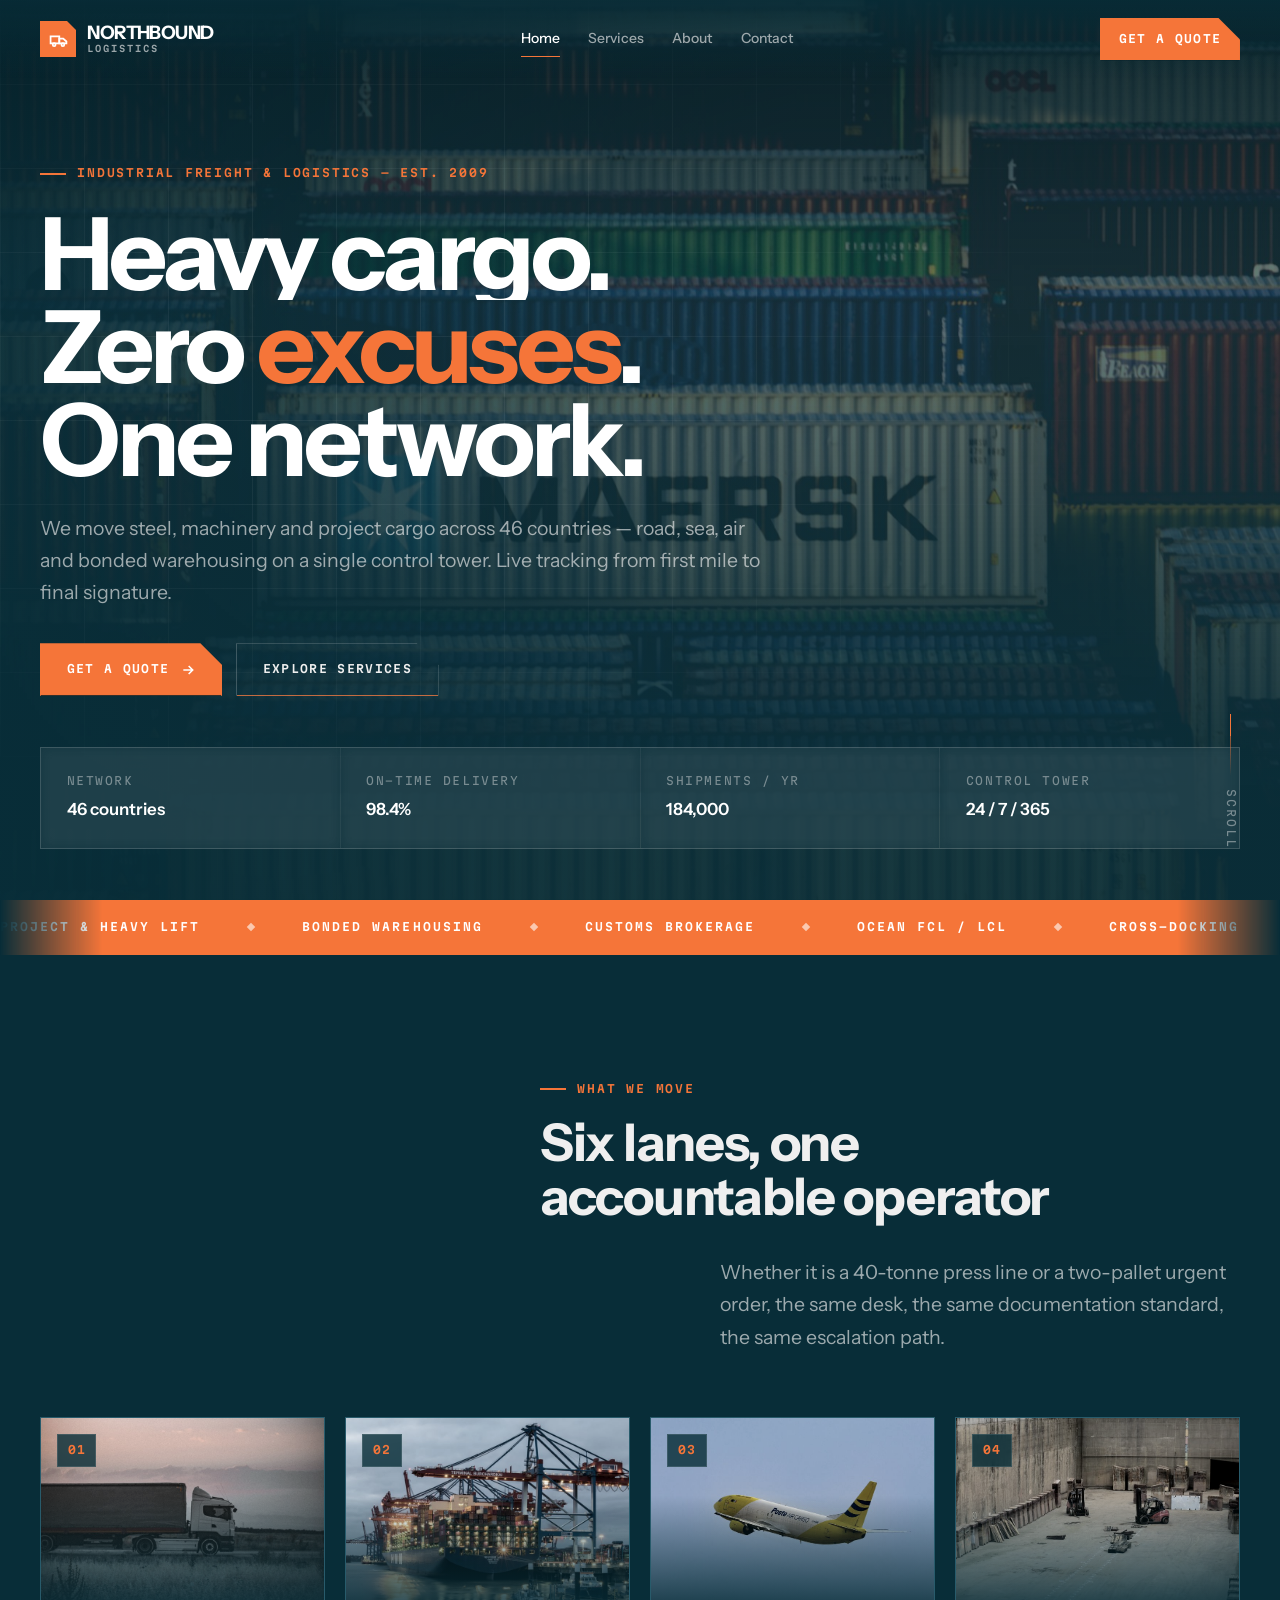
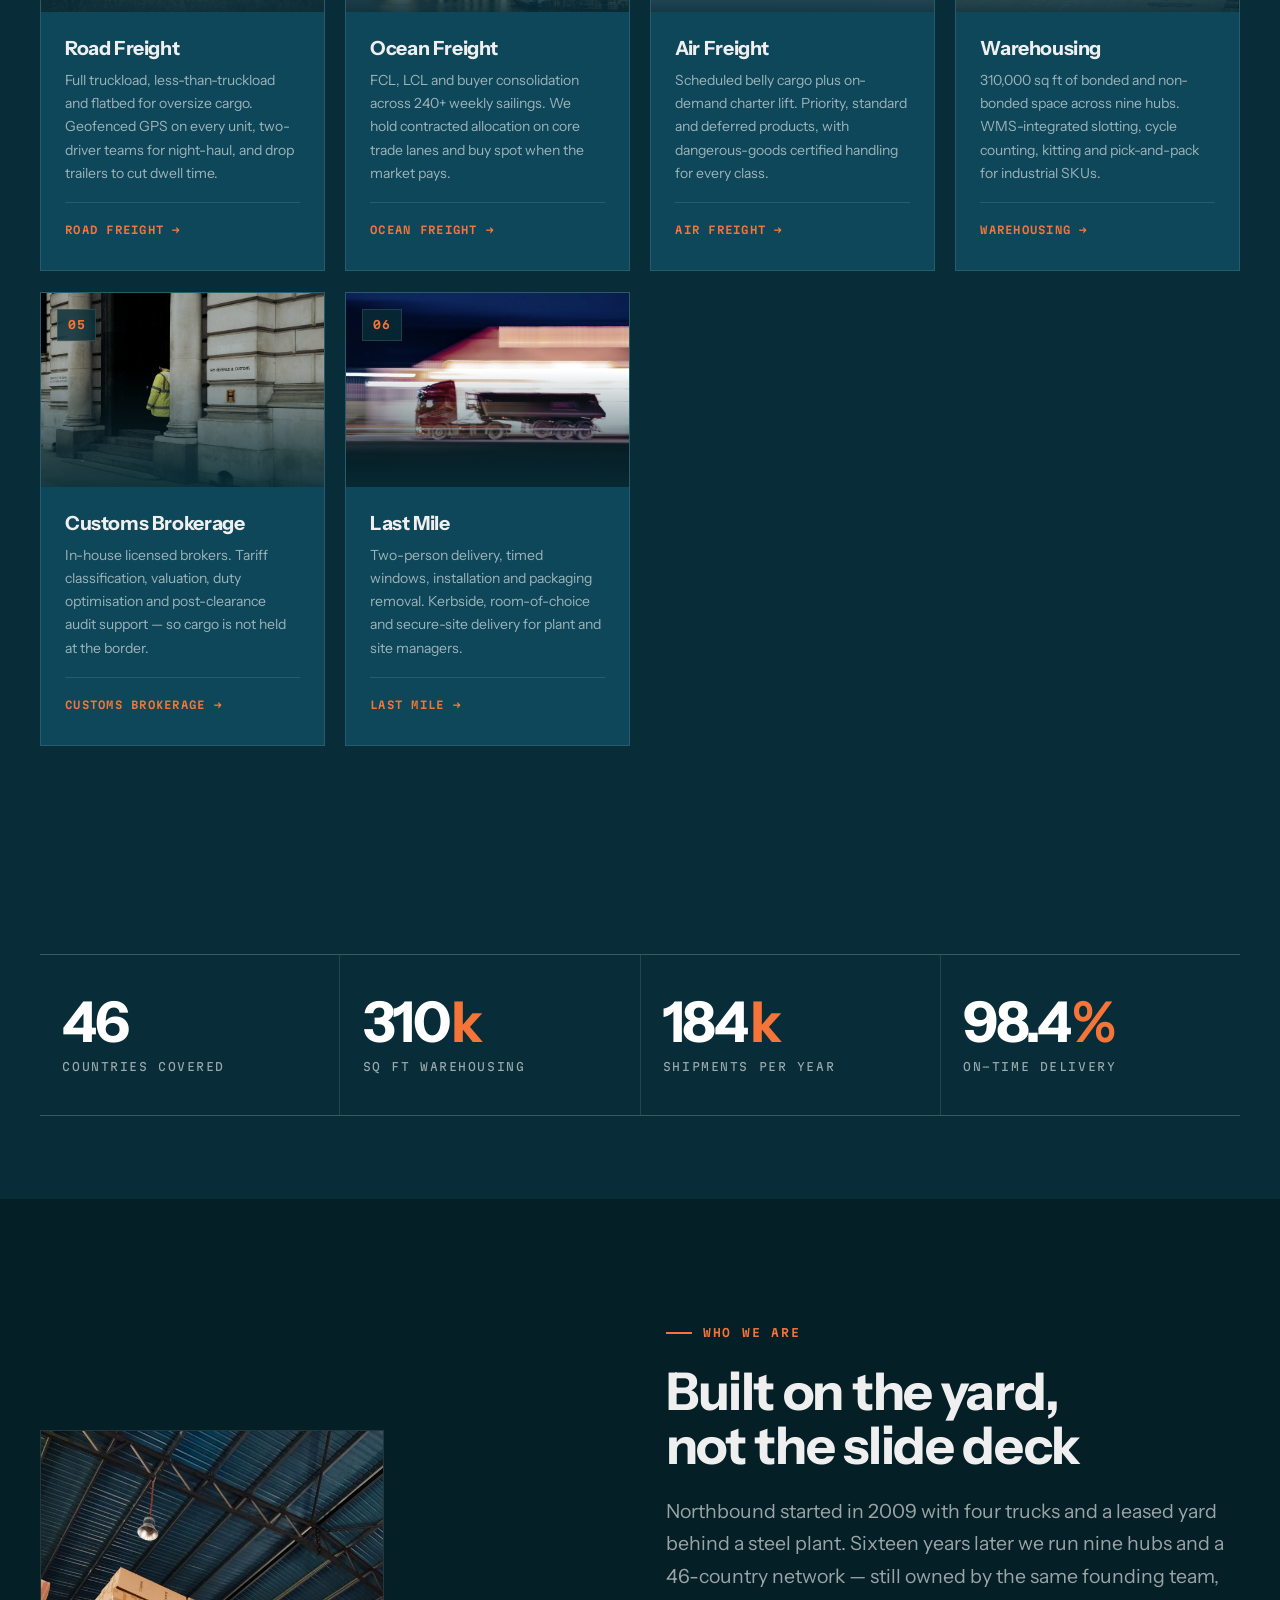
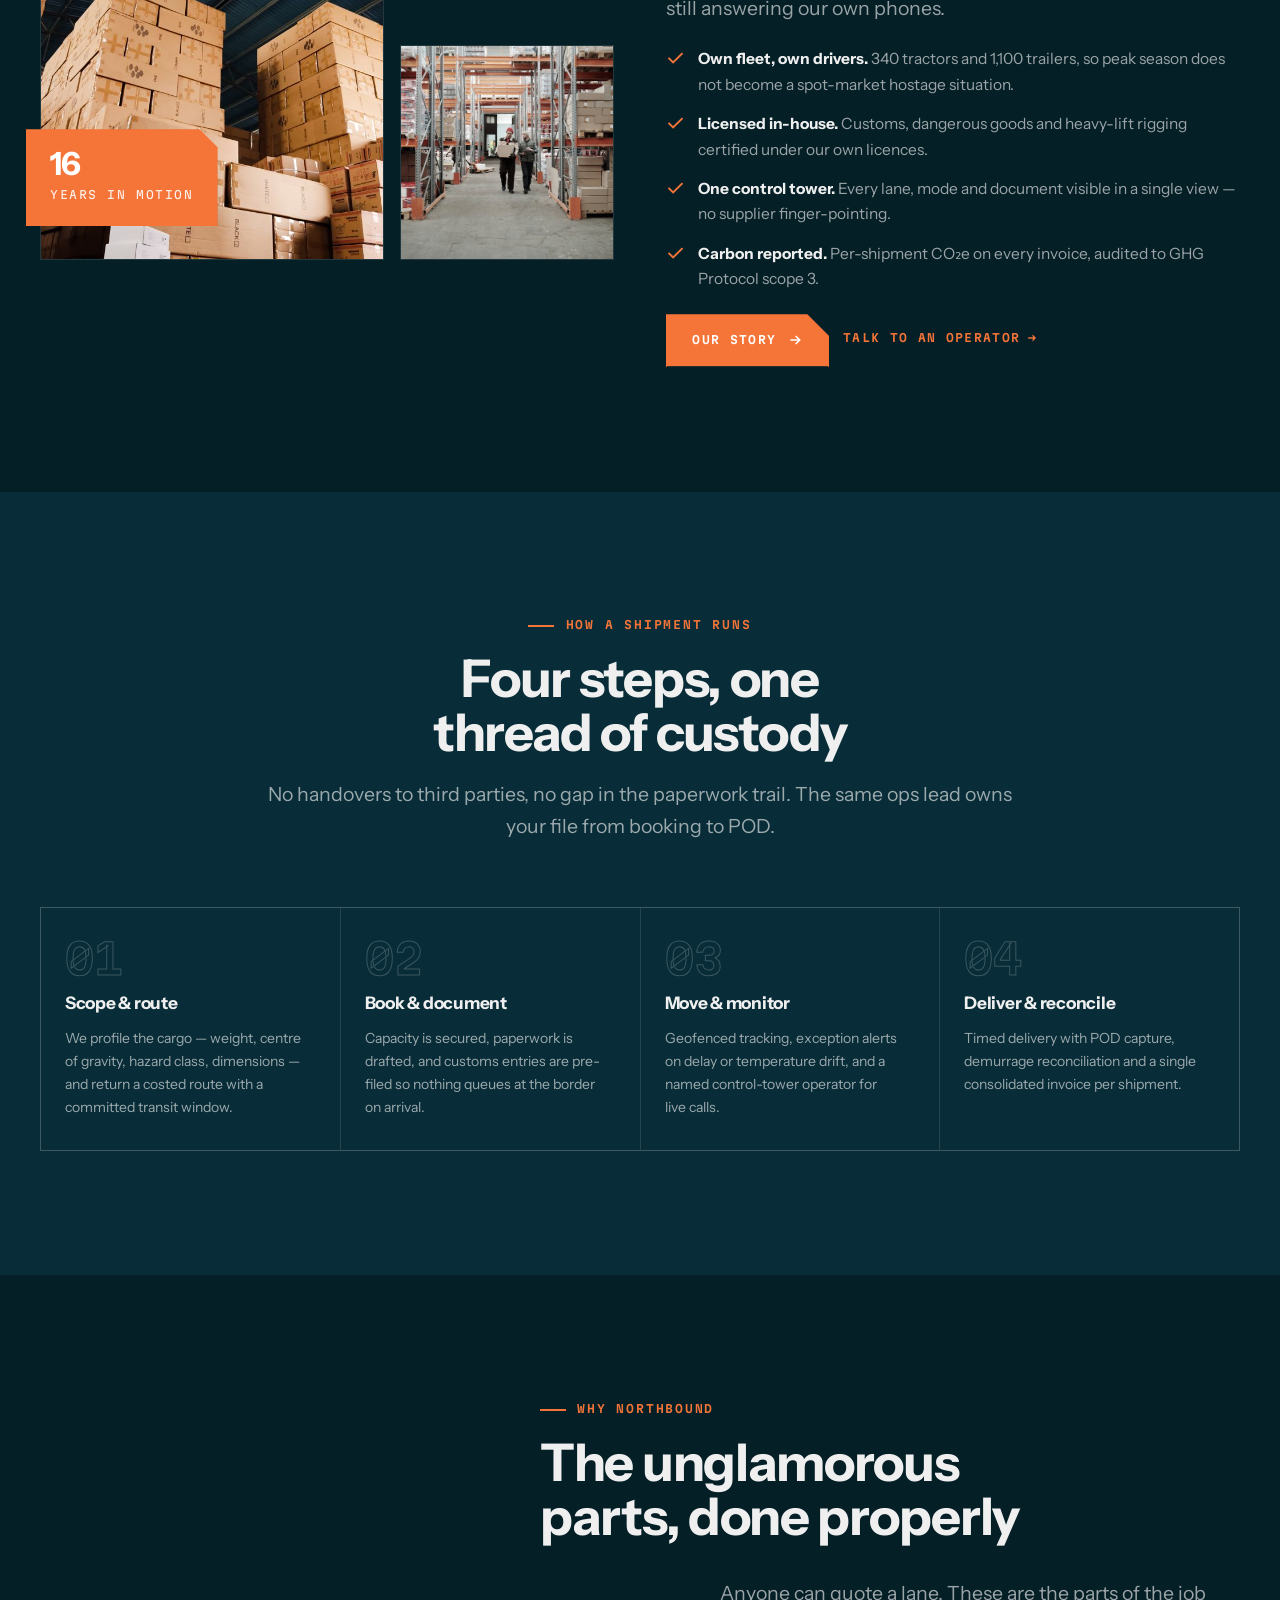
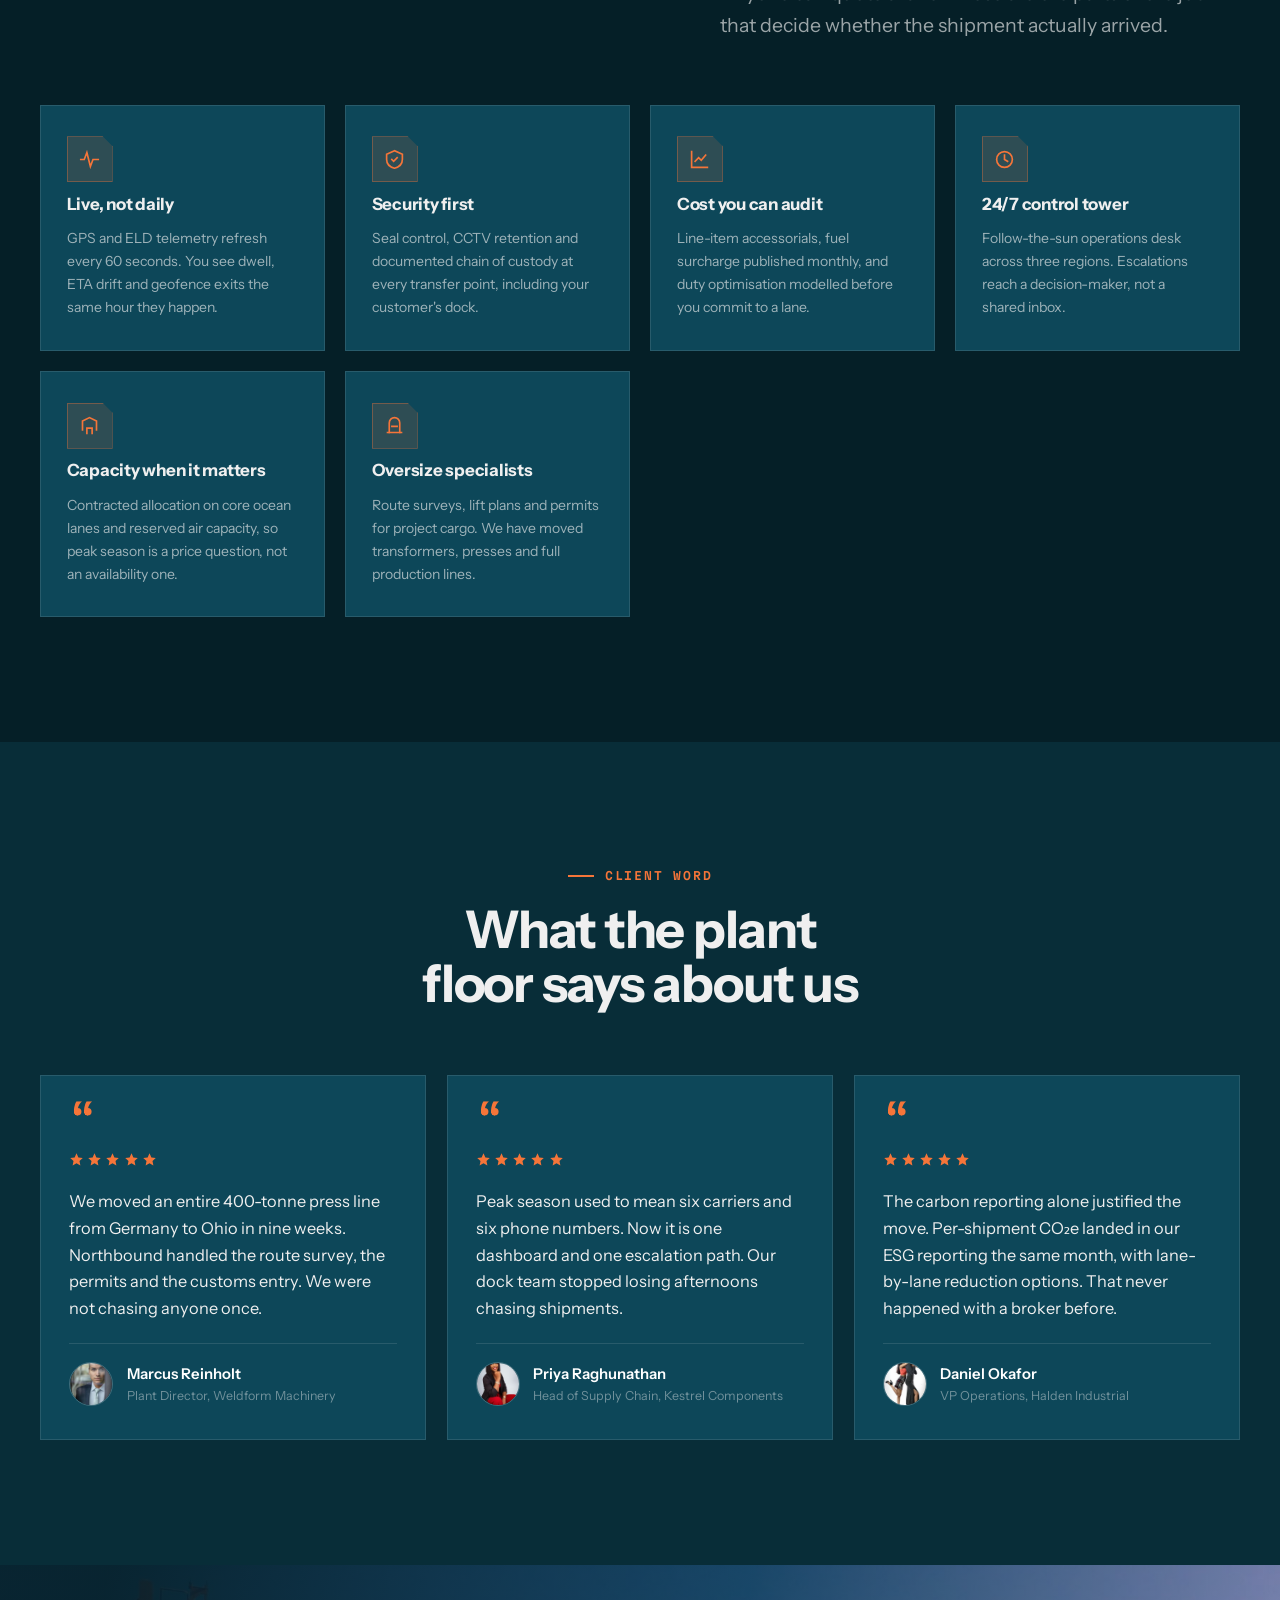
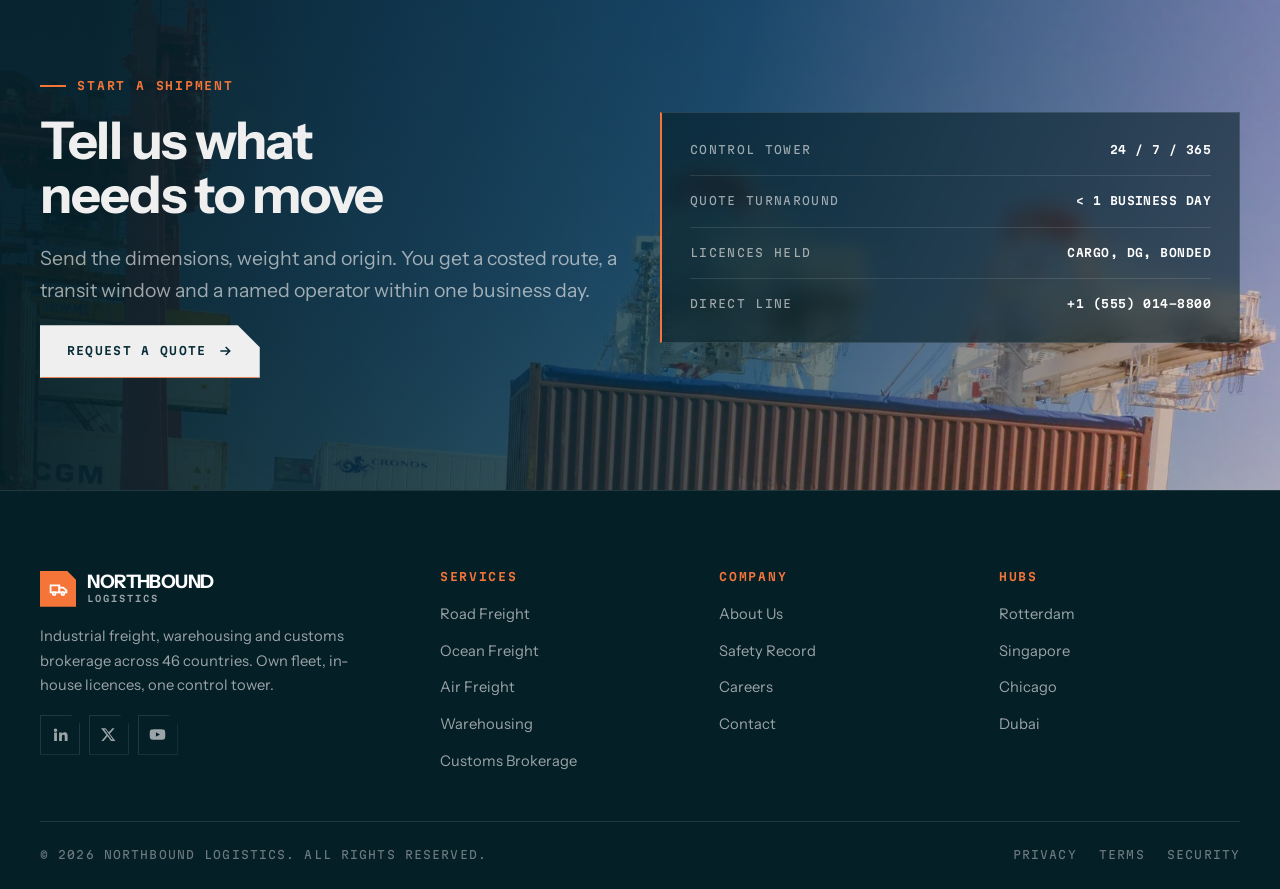
<file: index.html>
<!DOCTYPE html>
<html lang="en">
<head>
<meta charset="UTF-8">
<meta name="viewport" content="width=device-width, initial-scale=1">
<title>Northbound Logistics — Industrial Freight &amp; Supply Chain</title>
<meta name="description" content="Northbound Logistics moves industrial freight across road, sea, air and warehouse. Customs brokerage, cross-docking and last-mile delivery with live shipment tracking.">
<meta name="theme-color" content="#082d38">
<link rel="icon" href="assets/favicon.svg" type="image/svg+xml">
<link rel="preconnect" href="https://fonts.googleapis.com">
<link rel="preconnect" href="https://fonts.gstatic.com" crossorigin>
<link href="https://fonts.googleapis.com/css2?family=Instrument+Sans:wght@400;500;600;700;800&family=Martian+Mono:wght@500;600;700&display=swap" rel="stylesheet">
<link rel="stylesheet" href="css/style.css">
</head>
<body>

<!-- ================= HEADER ================= -->
<header class="header">
  <div class="shell header__inner">
    <a class="logo" href="index.html">
      <span class="logo__mark">
        <svg viewBox="0 0 24 24" fill="none" stroke="#fff" stroke-width="2.2" stroke-linecap="square" stroke-linejoin="miter">
          <path d="M2 8h11v9H2z"/><path d="M13 11h5l4 3.5V17h-9z"/><circle cx="6.5" cy="18.5" r="1.8"/><circle cx="17.5" cy="18.5" r="1.8"/>
        </svg>
      </span>
      <span class="logo__txt"><b>NORTHBOUND</b><small>LOGISTICS</small></span>
    </a>

    <nav class="nav" aria-label="Primary">
      <a class="nav__link" href="index.html">Home</a>
      <a class="nav__link" href="services.html">Services</a>
      <a class="nav__link" href="about.html">About</a>
      <a class="nav__link" href="contact.html">Contact</a>
    </nav>

    <div class="header__actions">
      <a class="btn btn--sm" href="contact.html"><span>Get a Quote</span></a>
      <button class="burger" type="button" aria-label="Toggle menu" aria-expanded="false" aria-controls="drawer">
        <span class="burger__box"><span></span><span></span><span></span></span>
      </button>
    </div>
  </div>
</header>

<!-- ================= MOBILE DRAWER ================= -->
<div class="drawer" id="drawer">
  <ul class="drawer__list">
    <li><a class="drawer__link" href="index.html">Home<sup>01</sup></a></li>
    <li><a class="drawer__link" href="services.html">Services<sup>02</sup></a></li>
    <li><a class="drawer__link" href="about.html">About<sup>03</sup></a></li>
    <li><a class="drawer__link" href="contact.html">Contact<sup>04</sup></a></li>
  </ul>
  <div class="drawer__foot">
    <a class="btn btn--block" href="contact.html"><span>Request a Quote</span></a>
    <p class="drawer__meta">24/7 Control Tower &nbsp;·&nbsp; <a href="tel:+15550148800">+1 (555) 014-8800</a></p>
  </div>
</div>

<main>

<!-- ================= HERO ================= -->
<section class="hero">
  <div class="hero__bg">
    <img src="assets/img/hero.jpg" alt="Aerial view of a container port with stacked freight" fetchpriority="high" width="1800" height="1200">
  </div>
  <div class="hero__grid" aria-hidden="true"></div>

  <div class="shell hero__inner">
    <div class="hero__copy">
      <p class="eyebrow">Industrial Freight &amp; Logistics — Est. 2009</p>

      <h1 class="display hero__title">
        <span class="line"><span>Heavy cargo.</span></span>
        <span class="line"><span>Zero <em class="hl" style="font-style:normal">excuses</em>.</span></span>
        <span class="line"><span>One network.</span></span>
      </h1>

      <p class="lead hero__lead">
        We move steel, machinery and project cargo across 46 countries — road, sea, air and
        bonded warehousing on a single control tower. Live tracking from first mile to final signature.
      </p>

      <div class="btn-row hero__actions">
        <a class="btn" href="contact.html">
          <span>Get a Quote</span>
          <svg class="btn__arrow" width="16" height="16" viewBox="0 0 24 24" fill="none" stroke="currentColor" stroke-width="2.4"><path d="M5 12h14M13 6l6 6-6 6"/></svg>
        </a>
        <a class="btn btn--ghost" href="services.html"><span>Explore Services</span></a>
      </div>
    </div>

    <dl class="hero__strip">
      <div class="hero__cell"><dt>Network</dt><dd>46 countries</dd></div>
      <div class="hero__cell"><dt>On-time delivery</dt><dd>98.4%</dd></div>
      <div class="hero__cell"><dt>Shipments / yr</dt><dd>184,000</dd></div>
      <div class="hero__cell"><dt>Control tower</dt><dd>24 / 7 / 365</dd></div>
    </dl>
  </div>

  <div class="scroll-cue" aria-hidden="true">
    <span class="scroll-cue__line"></span>
    <span>Scroll</span>
  </div>
</section>

<!-- ================= MARQUEE ================= -->
<div class="marquee" aria-hidden="true">
  <div class="marquee__track">
    <span class="marquee__item">Project &amp; Heavy Lift</span>
    <span class="marquee__item">Bonded Warehousing</span>
    <span class="marquee__item">Customs Brokerage</span>
    <span class="marquee__item">Ocean FCL / LCL</span>
    <span class="marquee__item">Cross-Docking</span>
    <span class="marquee__item">Air Charter</span>
    <span class="marquee__item">Last Mile</span>
  </div>
</div>

<!-- ================= SERVICES ================= -->
<section class="section" id="services">
  <div class="shell">
    <div class="head head__top">
      <div>
        <p class="eyebrow">What we move</p>
        <h2 class="h2" style="margin-top:1.1rem">Six lanes, one accountable operator</h2>
      </div>
      <p class="lead">
        Whether it is a 40-tonne press line or a two-pallet urgent order, the same desk,
        the same documentation standard, the same escalation path.
      </p>
    </div>

    <div class="grid grid--3">
      <article class="card" data-reveal>
        <div class="card__media">
          <img src="assets/img/svc-road.jpg" alt="Trailer truck on an open highway" loading="lazy" width="800" height="550">
          <span class="card__num">01</span>
        </div>
        <div class="card__body">
          <h3 class="card__title">Road Freight</h3>
          <p class="card__text">Full truckload, less-than-truckload and flatbed for oversize cargo. Geofenced GPS on every unit, two-driver teams for night-haul, and drop trailers to cut dwell time.</p>
          <div class="card__foot">
            <span class="tlink" aria-hidden="true">Road Freight <span>&rarr;</span></span>
          </div>
        </div>
      </article>

      <article class="card" data-reveal data-reveal-delay="80">
        <div class="card__media">
          <img src="assets/img/svc-sea.jpg" alt="Container ship berthed at a terminal" loading="lazy" width="800" height="550">
          <span class="card__num">02</span>
        </div>
        <div class="card__body">
          <h3 class="card__title">Ocean Freight</h3>
          <p class="card__text">FCL, LCL and buyer consolidation across 240+ weekly sailings. We hold contracted allocation on core trade lanes and buy spot when the market pays.</p>
          <div class="card__foot">
            <span class="tlink" aria-hidden="true">Ocean Freight <span>&rarr;</span></span>
          </div>
        </div>
      </article>

      <article class="card" data-reveal data-reveal-delay="160">
        <div class="card__media">
          <img src="assets/img/svc-air.jpg" alt="Air cargo aircraft climbing after takeoff" loading="lazy" width="800" height="550">
          <span class="card__num">03</span>
        </div>
        <div class="card__body">
          <h3 class="card__title">Air Freight</h3>
          <p class="card__text">Scheduled belly cargo plus on-demand charter lift. Priority, standard and deferred products, with dangerous-goods certified handling for every class.</p>
          <div class="card__foot">
            <span class="tlink" aria-hidden="true">Air Freight <span>&rarr;</span></span>
          </div>
        </div>
      </article>

      <article class="card" data-reveal>
        <div class="card__media">
          <img src="assets/img/svc-storage.jpg" alt="Forklifts operating inside a distribution warehouse" loading="lazy" width="800" height="550">
          <span class="card__num">04</span>
        </div>
        <div class="card__body">
          <h3 class="card__title">Warehousing</h3>
          <p class="card__text">310,000 sq ft of bonded and non-bonded space across nine hubs. WMS-integrated slotting, cycle counting, kitting and pick-and-pack for industrial SKUs.</p>
          <div class="card__foot">
            <span class="tlink" aria-hidden="true">Warehousing <span>&rarr;</span></span>
          </div>
        </div>
      </article>

      <article class="card" data-reveal data-reveal-delay="80">
        <div class="card__media">
          <img src="assets/img/svc-customs.jpg" alt="Customs building exterior" loading="lazy" width="800" height="550">
          <span class="card__num">05</span>
        </div>
        <div class="card__body">
          <h3 class="card__title">Customs Brokerage</h3>
          <p class="card__text">In-house licensed brokers. Tariff classification, valuation, duty optimisation and post-clearance audit support — so cargo is not held at the border.</p>
          <div class="card__foot">
            <span class="tlink" aria-hidden="true">Customs Brokerage <span>&rarr;</span></span>
          </div>
        </div>
      </article>

      <article class="card" data-reveal data-reveal-delay="160">
        <div class="card__media">
          <img src="assets/img/svc-lastmile.jpg" alt="Delivery truck moving through city streets" loading="lazy" width="800" height="550">
          <span class="card__num">06</span>
        </div>
        <div class="card__body">
          <h3 class="card__title">Last Mile</h3>
          <p class="card__text">Two-person delivery, timed windows, installation and packaging removal. Kerbside, room-of-choice and secure-site delivery for plant and site managers.</p>
          <div class="card__foot">
            <span class="tlink" aria-hidden="true">Last Mile <span>&rarr;</span></span>
          </div>
        </div>
      </article>
    </div>
  </div>
</section>

<!-- ================= STATS ================= -->
<section class="section section--tight">
  <div class="shell">
    <div class="stats" data-reveal>
      <div class="stat">
        <div class="stat__num"><span data-count="46">0</span></div>
        <p class="stat__label">Countries covered</p>
      </div>
      <div class="stat">
        <div class="stat__num"><span data-count="310">0</span><span class="suffix">k</span></div>
        <p class="stat__label">Sq ft warehousing</p>
      </div>
      <div class="stat">
        <div class="stat__num"><span data-count="184">0</span><span class="suffix">k</span></div>
        <p class="stat__label">Shipments per year</p>
      </div>
      <div class="stat">
        <div class="stat__num"><span data-count="98.4" data-decimals="1">0</span><span class="suffix">%</span></div>
        <p class="stat__label">On-time delivery</p>
      </div>
    </div>
  </div>
</section>

<!-- ================= ABOUT / SPLIT ================= -->
<section class="section section--alt">
  <div class="shell">
    <div class="split">
      <div class="split__media split__media--stack" data-reveal="left">
        <img class="lead-img" src="assets/img/about-main.jpg" alt="Stacked cartons in a warehouse aisle" loading="lazy" width="1000" height="1250">
        <img class="sub-img" src="assets/img/about-2.jpg" alt="Workers walking an aisle between warehouse racks" loading="lazy" width="800" height="800">
        <div class="split__badge">
          <b>16</b>
          <span>Years in motion</span>
        </div>
      </div>

      <div class="split__body" data-reveal="right">
        <p class="eyebrow">Who we are</p>
        <h2 class="h2">Built on the yard, not the slide deck</h2>
        <p class="lead">
          Northbound started in 2009 with four trucks and a leased yard behind a steel plant.
          Sixteen years later we run nine hubs and a 46-country network — still owned by the
          same founding team, still answering our own phones.
        </p>

        <ul class="checklist">
          <li>
            <svg viewBox="0 0 24 24" fill="none" stroke="currentColor" stroke-width="2.4" stroke-linecap="square"><path d="M20 6 9 17l-5-5"/></svg>
            <span><strong style="color:var(--fg)">Own fleet, own drivers.</strong> 340 tractors and 1,100 trailers, so peak season does not become a spot-market hostage situation.</span>
          </li>
          <li>
            <svg viewBox="0 0 24 24" fill="none" stroke="currentColor" stroke-width="2.4" stroke-linecap="square"><path d="M20 6 9 17l-5-5"/></svg>
            <span><strong style="color:var(--fg)">Licensed in-house.</strong> Customs, dangerous goods and heavy-lift rigging certified under our own licences.</span>
          </li>
          <li>
            <svg viewBox="0 0 24 24" fill="none" stroke="currentColor" stroke-width="2.4" stroke-linecap="square"><path d="M20 6 9 17l-5-5"/></svg>
            <span><strong style="color:var(--fg)">One control tower.</strong> Every lane, mode and document visible in a single view — no supplier finger-pointing.</span>
          </li>
          <li>
            <svg viewBox="0 0 24 24" fill="none" stroke="currentColor" stroke-width="2.4" stroke-linecap="square"><path d="M20 6 9 17l-5-5"/></svg>
            <span><strong style="color:var(--fg)">Carbon reported.</strong> Per-shipment CO₂e on every invoice, audited to GHG Protocol scope 3.</span>
          </li>
        </ul>

        <div class="btn-row">
          <a class="btn" href="about.html"><span>Our Story</span><svg class="btn__arrow" width="16" height="16" viewBox="0 0 24 24" fill="none" stroke="currentColor" stroke-width="2.4"><path d="M5 12h14M13 6l6 6-6 6"/></svg></a>
          <a class="tlink" href="contact.html">Talk to an operator <span>&rarr;</span></a>
        </div>
      </div>
    </div>
  </div>
</section>

<!-- ================= PROCESS ================= -->
<section class="section">
  <div class="shell">
    <div class="head head--center">
      <p class="eyebrow eyebrow--center">How a shipment runs</p>
      <h2 class="h2" style="max-width:20ch">Four steps, one thread of custody</h2>
      <p class="lead">No handovers to third parties, no gap in the paperwork trail. The same ops lead owns your file from booking to POD.</p>
    </div>

    <div class="steps" data-reveal>
      <article class="step">
        <p class="step__num">01</p>
        <h3 class="step__title">Scope &amp; route</h3>
        <p class="step__text">We profile the cargo — weight, centre of gravity, hazard class, dimensions — and return a costed route with a committed transit window.</p>
      </article>
      <article class="step">
        <p class="step__num">02</p>
        <h3 class="step__title">Book &amp; document</h3>
        <p class="step__text">Capacity is secured, paperwork is drafted, and customs entries are pre-filed so nothing queues at the border on arrival.</p>
      </article>
      <article class="step">
        <p class="step__num">03</p>
        <h3 class="step__title">Move &amp; monitor</h3>
        <p class="step__text">Geofenced tracking, exception alerts on delay or temperature drift, and a named control-tower operator for live calls.</p>
      </article>
      <article class="step">
        <p class="step__num">04</p>
        <h3 class="step__title">Deliver &amp; reconcile</h3>
        <p class="step__text">Timed delivery with POD capture, demurrage reconciliation and a single consolidated invoice per shipment.</p>
      </article>
    </div>
  </div>
</section>

<!-- ================= WHY US (TILES) ================= -->
<section class="section section--alt">
  <div class="shell">
    <div class="head head__top">
      <div>
        <p class="eyebrow">Why Northbound</p>
        <h2 class="h2" style="margin-top:1.1rem">The unglamorous parts, done properly</h2>
      </div>
      <p class="lead">Anyone can quote a lane. These are the parts of the job that decide whether the shipment actually arrived.</p>
    </div>

    <div class="grid grid--3">
      <article class="tile" data-reveal>
        <div class="tile__icon"><svg viewBox="0 0 24 24" fill="none" stroke="currentColor" stroke-width="1.9" stroke-linecap="square"><path d="M2 12h4l3-8 4 16 3-8h6"/></svg></div>
        <h3 class="tile__title">Live, not daily</h3>
        <p class="tile__text">GPS and ELD telemetry refresh every 60 seconds. You see dwell, ETA drift and geofence exits the same hour they happen.</p>
      </article>

      <article class="tile" data-reveal data-reveal-delay="80">
        <div class="tile__icon"><svg viewBox="0 0 24 24" fill="none" stroke="currentColor" stroke-width="1.9" stroke-linecap="square"><path d="M12 2 3 6v6c0 5 3.8 8.6 9 10 5.2-1.4 9-5 9-10V6z"/><path d="m9 12 2 2 4-4"/></svg></div>
        <h3 class="tile__title">Security first</h3>
        <p class="tile__text">Seal control, CCTV retention and documented chain of custody at every transfer point, including your customer's dock.</p>
      </article>

      <article class="tile" data-reveal data-reveal-delay="160">
        <div class="tile__icon"><svg viewBox="0 0 24 24" fill="none" stroke="currentColor" stroke-width="1.9" stroke-linecap="square"><path d="M3 3v18h18"/><path d="m7 14 4-4 3 3 5-6"/></svg></div>
        <h3 class="tile__title">Cost you can audit</h3>
        <p class="tile__text">Line-item accessorials, fuel surcharge published monthly, and duty optimisation modelled before you commit to a lane.</p>
      </article>

      <article class="tile" data-reveal>
        <div class="tile__icon"><svg viewBox="0 0 24 24" fill="none" stroke="currentColor" stroke-width="1.9" stroke-linecap="square"><circle cx="12" cy="12" r="9"/><path d="M12 7v5l3.5 2"/></svg></div>
        <h3 class="tile__title">24/7 control tower</h3>
        <p class="tile__text">Follow-the-sun operations desk across three regions. Escalations reach a decision-maker, not a shared inbox.</p>
      </article>

      <article class="tile" data-reveal data-reveal-delay="80">
        <div class="tile__icon"><svg viewBox="0 0 24 24" fill="none" stroke="currentColor" stroke-width="1.9" stroke-linecap="square"><path d="M4 17V7l8-4 8 4v10"/><path d="M9 21v-6h6v6"/></svg></div>
        <h3 class="tile__title">Capacity when it matters</h3>
        <p class="tile__text">Contracted allocation on core ocean lanes and reserved air capacity, so peak season is a price question, not an availability one.</p>
      </article>

      <article class="tile" data-reveal data-reveal-delay="160">
        <div class="tile__icon"><svg viewBox="0 0 24 24" fill="none" stroke="currentColor" stroke-width="1.9" stroke-linecap="square"><path d="M6 20V9a6 6 0 0 1 12 0v11"/><path d="M4 20h16M9 13h6"/></svg></div>
        <h3 class="tile__title">Oversize specialists</h3>
        <p class="tile__text">Route surveys, lift plans and permits for project cargo. We have moved transformers, presses and full production lines.</p>
      </article>
    </div>
  </div>
</section>

<!-- ================= TESTIMONIALS ================= -->
<section class="section">
  <div class="shell">
    <div class="head head--center">
      <p class="eyebrow eyebrow--center">Client word</p>
      <h2 class="h2" style="max-width:18ch">What the plant floor says about us</h2>
    </div>

    <div class="quotes">
      <article class="quote" data-reveal>
        <span class="quote__mark" aria-hidden="true">&ldquo;</span>
        <div class="quote__stars" role="img" aria-label="Rated 5 out of 5">
          <svg viewBox="0 0 24 24" fill="currentColor"><path d="m12 2 3 6.6 7 .9-5.2 4.9 1.4 7L12 18l-6.2 3.4 1.4-7L2 9.5l7-.9z"/></svg>
          <svg viewBox="0 0 24 24" fill="currentColor"><path d="m12 2 3 6.6 7 .9-5.2 4.9 1.4 7L12 18l-6.2 3.4 1.4-7L2 9.5l7-.9z"/></svg>
          <svg viewBox="0 0 24 24" fill="currentColor"><path d="m12 2 3 6.6 7 .9-5.2 4.9 1.4 7L12 18l-6.2 3.4 1.4-7L2 9.5l7-.9z"/></svg>
          <svg viewBox="0 0 24 24" fill="currentColor"><path d="m12 2 3 6.6 7 .9-5.2 4.9 1.4 7L12 18l-6.2 3.4 1.4-7L2 9.5l7-.9z"/></svg>
          <svg viewBox="0 0 24 24" fill="currentColor"><path d="m12 2 3 6.6 7 .9-5.2 4.9 1.4 7L12 18l-6.2 3.4 1.4-7L2 9.5l7-.9z"/></svg>
        </div>
        <p class="quote__text">We moved an entire 400-tonne press line from Germany to Ohio in nine weeks. Northbound handled the route survey, the permits and the customs entry. We were not chasing anyone once.</p>
        <div class="quote__who">
          <img src="assets/img/face-10417388.jpg" alt="" loading="lazy" width="44" height="44">
          <div>
            <p class="quote__name">Marcus Reinholt</p>
            <p class="quote__role">Plant Director, Weldform Machinery</p>
          </div>
        </div>
      </article>

      <article class="quote" data-reveal data-reveal-delay="90">
        <span class="quote__mark" aria-hidden="true">&ldquo;</span>
        <div class="quote__stars" role="img" aria-label="Rated 5 out of 5">
          <svg viewBox="0 0 24 24" fill="currentColor"><path d="m12 2 3 6.6 7 .9-5.2 4.9 1.4 7L12 18l-6.2 3.4 1.4-7L2 9.5l7-.9z"/></svg>
          <svg viewBox="0 0 24 24" fill="currentColor"><path d="m12 2 3 6.6 7 .9-5.2 4.9 1.4 7L12 18l-6.2 3.4 1.4-7L2 9.5l7-.9z"/></svg>
          <svg viewBox="0 0 24 24" fill="currentColor"><path d="m12 2 3 6.6 7 .9-5.2 4.9 1.4 7L12 18l-6.2 3.4 1.4-7L2 9.5l7-.9z"/></svg>
          <svg viewBox="0 0 24 24" fill="currentColor"><path d="m12 2 3 6.6 7 .9-5.2 4.9 1.4 7L12 18l-6.2 3.4 1.4-7L2 9.5l7-.9z"/></svg>
          <svg viewBox="0 0 24 24" fill="currentColor"><path d="m12 2 3 6.6 7 .9-5.2 4.9 1.4 7L12 18l-6.2 3.4 1.4-7L2 9.5l7-.9z"/></svg>
        </div>
        <p class="quote__text">Peak season used to mean six carriers and six phone numbers. Now it is one dashboard and one escalation path. Our dock team stopped losing afternoons chasing shipments.</p>
        <div class="quote__who">
          <img src="assets/img/face-11655430.jpg" alt="" loading="lazy" width="44" height="44">
          <div>
            <p class="quote__name">Priya Raghunathan</p>
            <p class="quote__role">Head of Supply Chain, Kestrel Components</p>
          </div>
        </div>
      </article>

      <article class="quote" data-reveal data-reveal-delay="180">
        <span class="quote__mark" aria-hidden="true">&ldquo;</span>
        <div class="quote__stars" role="img" aria-label="Rated 5 out of 5">
          <svg viewBox="0 0 24 24" fill="currentColor"><path d="m12 2 3 6.6 7 .9-5.2 4.9 1.4 7L12 18l-6.2 3.4 1.4-7L2 9.5l7-.9z"/></svg>
          <svg viewBox="0 0 24 24" fill="currentColor"><path d="m12 2 3 6.6 7 .9-5.2 4.9 1.4 7L12 18l-6.2 3.4 1.4-7L2 9.5l7-.9z"/></svg>
          <svg viewBox="0 0 24 24" fill="currentColor"><path d="m12 2 3 6.6 7 .9-5.2 4.9 1.4 7L12 18l-6.2 3.4 1.4-7L2 9.5l7-.9z"/></svg>
          <svg viewBox="0 0 24 24" fill="currentColor"><path d="m12 2 3 6.6 7 .9-5.2 4.9 1.4 7L12 18l-6.2 3.4 1.4-7L2 9.5l7-.9z"/></svg>
          <svg viewBox="0 0 24 24" fill="currentColor"><path d="m12 2 3 6.6 7 .9-5.2 4.9 1.4 7L12 18l-6.2 3.4 1.4-7L2 9.5l7-.9z"/></svg>
        </div>
        <p class="quote__text">The carbon reporting alone justified the move. Per-shipment CO₂e landed in our ESG reporting the same month, with lane-by-lane reduction options. That never happened with a broker before.</p>
        <div class="quote__who">
          <img src="assets/img/face-11844304.jpg" alt="" loading="lazy" width="44" height="44">
          <div>
            <p class="quote__name">Daniel Okafor</p>
            <p class="quote__role">VP Operations, Halden Industrial</p>
          </div>
        </div>
      </article>
    </div>
  </div>
</section>

<!-- ================= CTA ================= -->
<section class="cta">
  <div class="cta__bg">
    <img src="assets/img/cta-bg.jpg" alt="" loading="lazy" width="1800" height="900">
  </div>
  <div class="shell cta__inner">
    <div class="cta__copy" data-reveal="left">
      <p class="eyebrow">Start a shipment</p>
      <h2 class="h2">Tell us what needs to move</h2>
      <p class="lead">Send the dimensions, weight and origin. You get a costed route, a transit window and a named operator within one business day.</p>
      <div class="btn-row">
        <a class="btn btn--light" href="contact.html"><span>Request a Quote</span><svg class="btn__arrow" width="16" height="16" viewBox="0 0 24 24" fill="none" stroke="currentColor" stroke-width="2.4"><path d="M5 12h14M13 6l6 6-6 6"/></svg></a>
      </div>
    </div>

    <div class="cta__side" data-reveal="right">
      <div class="cta__row"><span>Control tower</span><b>24 / 7 / 365</b></div>
      <div class="cta__row"><span>Quote turnaround</span><b>&lt; 1 business day</b></div>
      <div class="cta__row"><span>Licences held</span><b>Cargo, DG, bonded</b></div>
      <div class="cta__row"><span>Direct line</span><b>+1 (555) 014-8800</b></div>
    </div>
  </div>
</section>

</main>

<!-- ================= FOOTER ================= -->
<footer class="footer">
  <div class="shell">
    <div class="footer__grid">
      <div class="footer__brand">
        <a class="logo" href="index.html">
          <span class="logo__mark">
            <svg viewBox="0 0 24 24" fill="none" stroke="#fff" stroke-width="2.2" stroke-linecap="square" stroke-linejoin="miter">
              <path d="M2 8h11v9H2z"/><path d="M13 11h5l4 3.5V17h-9z"/><circle cx="6.5" cy="18.5" r="1.8"/><circle cx="17.5" cy="18.5" r="1.8"/>
            </svg>
          </span>
          <span class="logo__txt"><b>NORTHBOUND</b><small>LOGISTICS</small></span>
        </a>
        <p>Industrial freight, warehousing and customs brokerage across 46 countries. Own fleet, in-house licences, one control tower.</p>
        <div class="socials">
          <a href="#" aria-label="LinkedIn"><svg viewBox="0 0 24 24" fill="currentColor"><path d="M4.98 3.5a2.5 2.5 0 1 1 0 5 2.5 2.5 0 0 1 0-5M3 9h4v12H3zm7 0h3.8v1.7h.05c.53-1 1.83-2.05 3.77-2.05C21.4 8.65 22 11 22 14.2V21h-4v-6c0-1.5-.5-2.6-1.9-2.6-1.1 0-1.7.75-2 1.5-.1.3-.13.65-.13 1.05V21h-4z"/></svg></a>
          <a href="#" aria-label="X"><svg viewBox="0 0 24 24" fill="currentColor"><path d="M17.5 3h3.1l-6.8 7.8L21.8 21h-6.3l-4.9-6.4L5 21H1.9l7.2-8.3L1.5 3H8l4.4 5.9zm-1.1 16.1h1.7L7.7 4.8H5.9z"/></svg></a>
          <a href="#" aria-label="YouTube"><svg viewBox="0 0 24 24" fill="currentColor"><path d="M23 12s0-3.4-.44-5a2.9 2.9 0 0 0-2-2C18.9 4.5 12 4.5 12 4.5s-6.9 0-8.6.5a2.9 2.9 0 0 0-2 2C1 8.6 1 12 1 12s0 3.4.44 5a2.9 2.9 0 0 0 2 2c1.7.5 8.6.5 8.6.5s6.9 0 8.6-.5a2.9 2.9 0 0 0 2-2C23 15.4 23 12 23 12M9.8 15.3V8.7l5.7 3.3z"/></svg></a>
        </div>
      </div>

      <div class="footer__col">
        <h4>Services</h4>
        <ul>
          <li><a href="services.html">Road Freight</a></li>
          <li><a href="services.html">Ocean Freight</a></li>
          <li><a href="services.html">Air Freight</a></li>
          <li><a href="services.html">Warehousing</a></li>
          <li><a href="services.html">Customs Brokerage</a></li>
        </ul>
      </div>

      <div class="footer__col">
        <h4>Company</h4>
        <ul>
          <li><a href="about.html">About Us</a></li>
          <li><a href="about.html">Safety Record</a></li>
          <li><a href="about.html">Careers</a></li>
          <li><a href="contact.html">Contact</a></li>
        </ul>
      </div>

      <div class="footer__col">
        <h4>Hubs</h4>
        <ul>
          <li><a href="contact.html">Rotterdam</a></li>
          <li><a href="contact.html">Singapore</a></li>
          <li><a href="contact.html">Chicago</a></li>
          <li><a href="contact.html">Dubai</a></li>
        </ul>
      </div>
    </div>

    <div class="footer__bar">
      <p>&copy; <span data-year>2026</span> Northbound Logistics. All rights reserved.</p>
      <nav aria-label="Legal">
        <a href="#">Privacy</a>
        <a href="#">Terms</a>
        <a href="#">Security</a>
      </nav>
    </div>
  </div>
</footer>

<script src="js/main.js" defer></script>
</body>
</html>
</file>
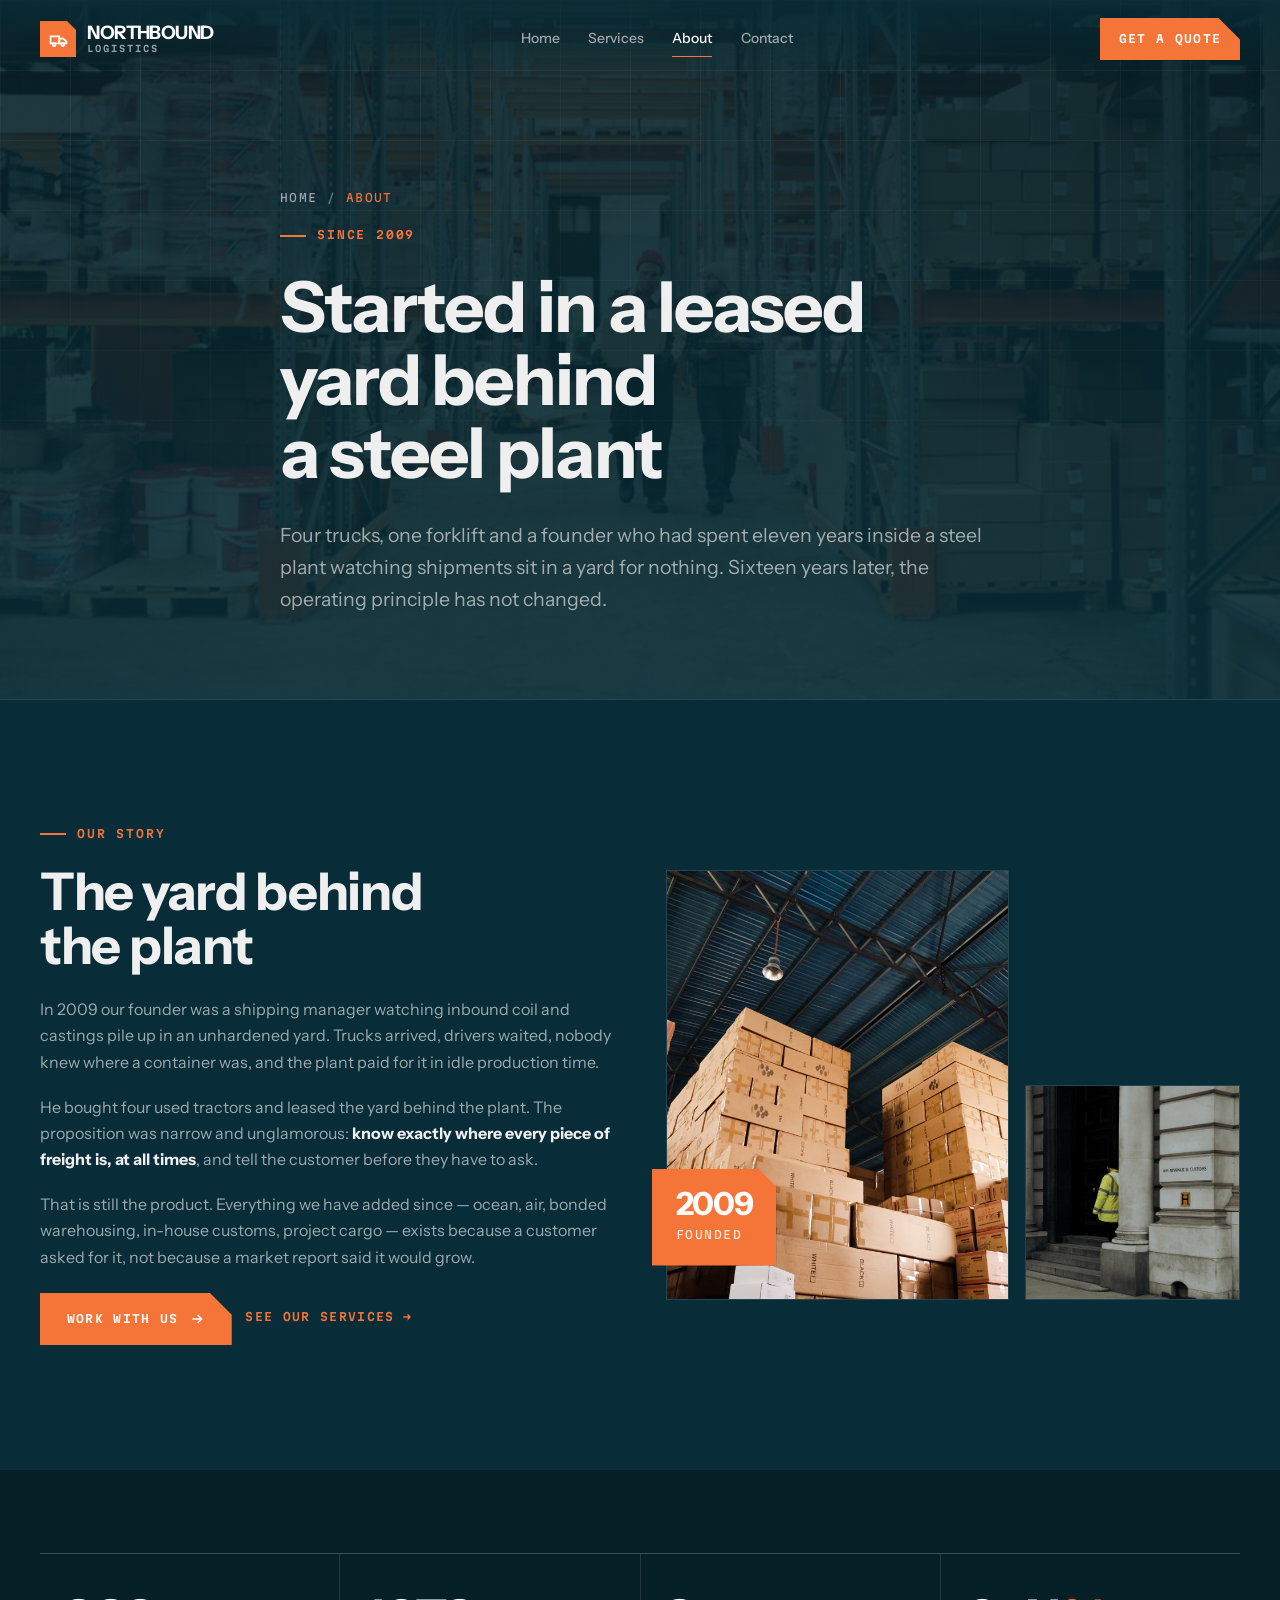
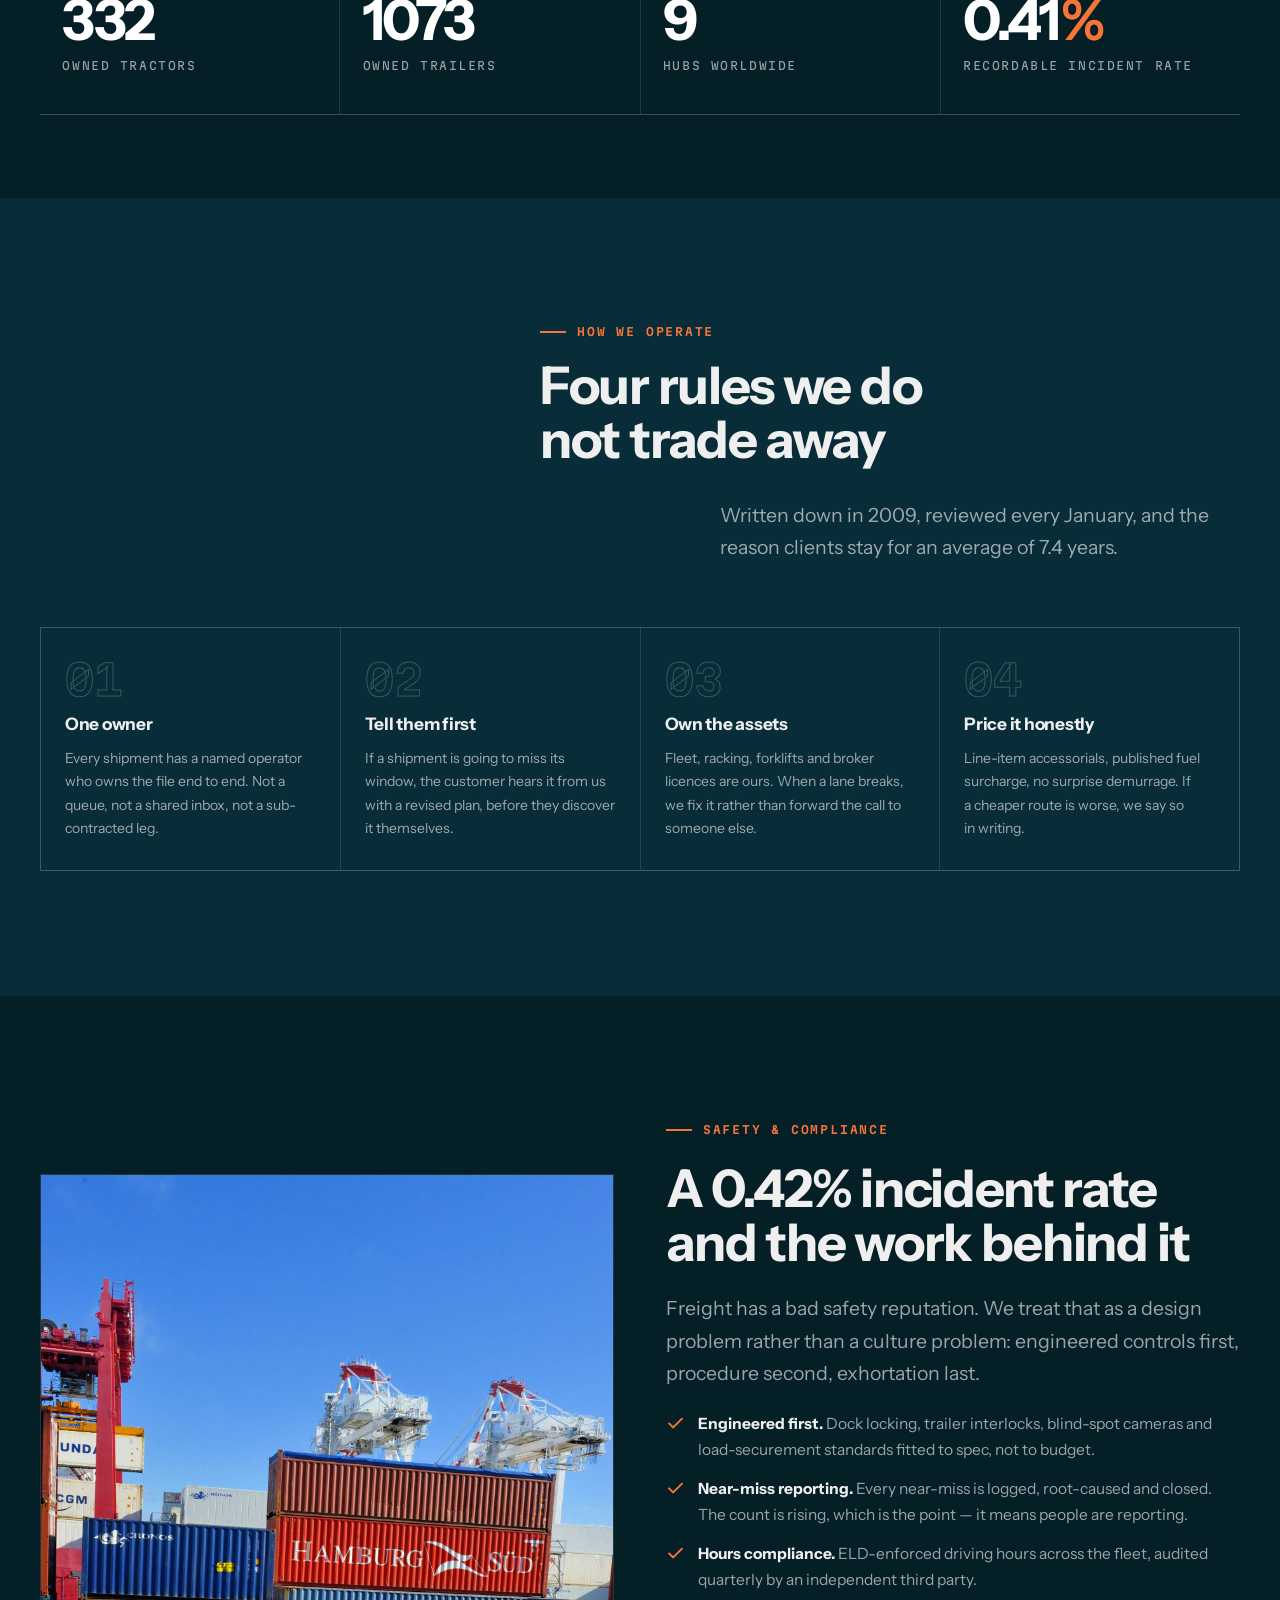
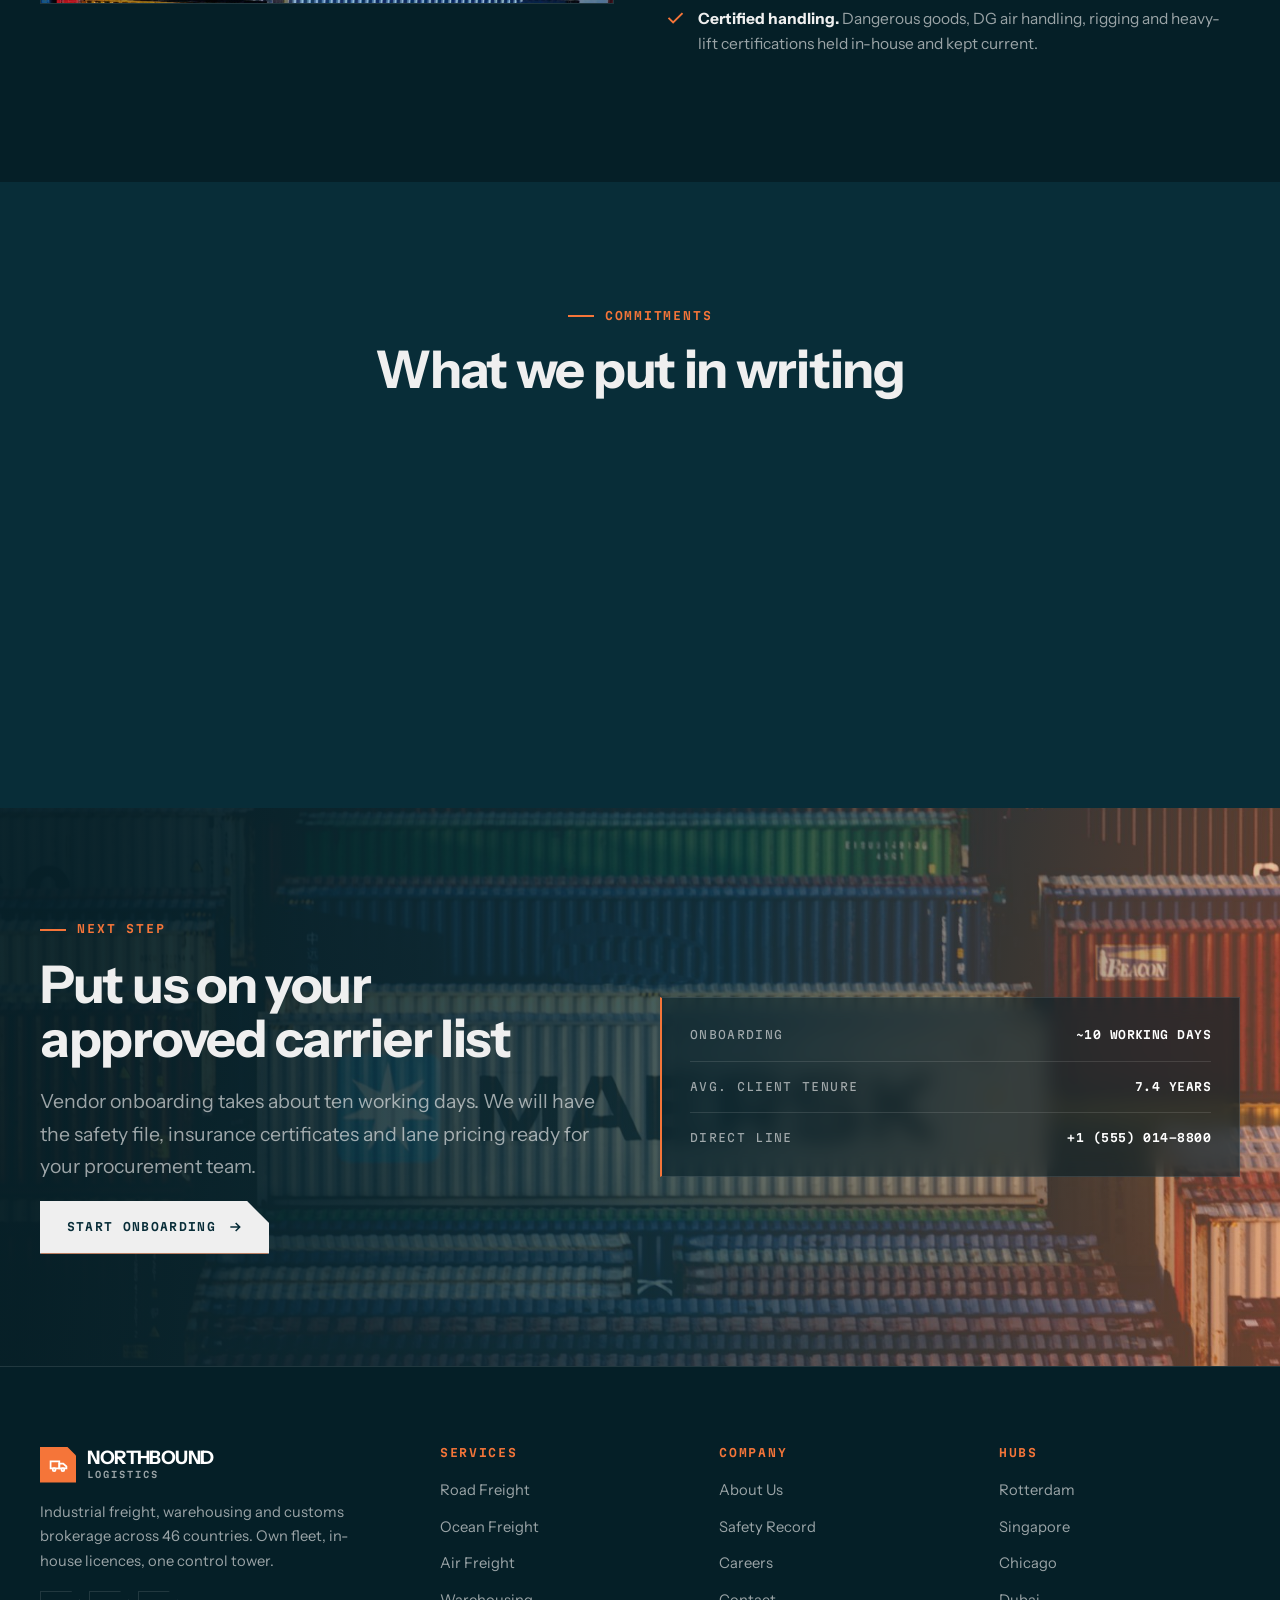
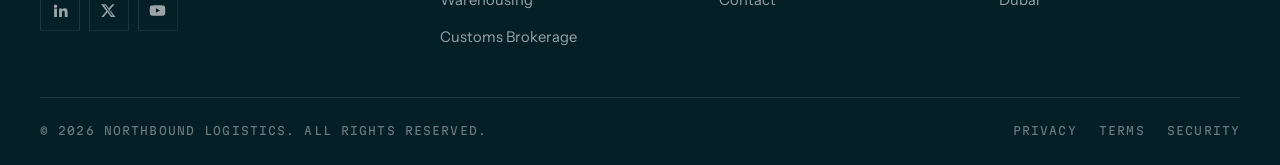
<file: about.html>
<!DOCTYPE html>
<html lang="en">
<head>
<meta charset="UTF-8">
<meta name="viewport" content="width=device-width, initial-scale=1">
<title>About — Northbound Logistics</title>
<meta name="description" content="Northbound Logistics: 16 years, 340 tractors, nine hubs and 46 countries. How we started, how we operate, and the safety record behind the numbers.">
<meta name="theme-color" content="#082d38">
<link rel="icon" href="assets/favicon.svg" type="image/svg+xml">
<link rel="preconnect" href="https://fonts.googleapis.com">
<link rel="preconnect" href="https://fonts.gstatic.com" crossorigin>
<link href="https://fonts.googleapis.com/css2?family=Instrument+Sans:wght@400;500;600;700;800&family=Martian+Mono:wght@500;600;700&display=swap" rel="stylesheet">
<link rel="stylesheet" href="css/style.css">
</head>
<body>

<header class="header">
  <div class="shell header__inner">
    <a class="logo" href="index.html">
      <span class="logo__mark">
        <svg viewBox="0 0 24 24" fill="none" stroke="#fff" stroke-width="2.2" stroke-linecap="square" stroke-linejoin="miter">
          <path d="M2 8h11v9H2z"/><path d="M13 11h5l4 3.5V17h-9z"/><circle cx="6.5" cy="18.5" r="1.8"/><circle cx="17.5" cy="18.5" r="1.8"/>
        </svg>
      </span>
      <span class="logo__txt"><b>NORTHBOUND</b><small>LOGISTICS</small></span>
    </a>

    <nav class="nav" aria-label="Primary">
      <a class="nav__link" href="index.html">Home</a>
      <a class="nav__link" href="services.html">Services</a>
      <a class="nav__link" href="about.html">About</a>
      <a class="nav__link" href="contact.html">Contact</a>
    </nav>

    <div class="header__actions">
      <a class="btn btn--sm" href="contact.html"><span>Get a Quote</span></a>
      <button class="burger" type="button" aria-label="Toggle menu" aria-expanded="false" aria-controls="drawer">
        <span class="burger__box"><span></span><span></span><span></span></span>
      </button>
    </div>
  </div>
</header>

<div class="drawer" id="drawer">
  <ul class="drawer__list">
    <li><a class="drawer__link" href="index.html">Home<sup>01</sup></a></li>
    <li><a class="drawer__link" href="services.html">Services<sup>02</sup></a></li>
    <li><a class="drawer__link" href="about.html">About<sup>03</sup></a></li>
    <li><a class="drawer__link" href="contact.html">Contact<sup>04</sup></a></li>
  </ul>
  <div class="drawer__foot">
    <a class="btn btn--block" href="contact.html"><span>Request a Quote</span></a>
    <p class="drawer__meta">24/7 Control Tower &nbsp;·&nbsp; <a href="tel:+15550148800">+1 (555) 014-8800</a></p>
  </div>
</div>

<main>

<!-- ================= PAGE HERO ================= -->
<section class="page-hero">
  <div class="page-hero__bg">
    <img src="assets/img/about-2.jpg" alt="" width="800" height="800">
  </div>
  <div class="page-hero__grid" aria-hidden="true"></div>
  <div class="shell page-hero__inner">
    <nav class="crumbs" aria-label="Breadcrumb">
      <a href="index.html">Home</a> / <span>About</span>
    </nav>
    <p class="eyebrow">Since 2009</p>
    <h1 class="h1">Started in a leased yard behind a steel plant</h1>
    <p class="lead">Four trucks, one forklift and a founder who had spent eleven years inside a steel plant watching shipments sit in a yard for nothing. Sixteen years later, the operating principle has not changed.</p>
  </div>
</section>

<!-- ================= STORY ================= -->
<section class="section">
  <div class="shell">
    <div class="split">
      <div class="split__body" data-reveal="left">
        <p class="eyebrow">Our story</p>
        <h2 class="h2">The yard behind the plant</h2>
        <div class="prose">
          <p>In 2009 our founder was a shipping manager watching inbound coil and castings pile up in an unhardened yard. Trucks arrived, drivers waited, nobody knew where a container was, and the plant paid for it in idle production time.</p>
          <p>He bought four used tractors and leased the yard behind the plant. The proposition was narrow and unglamorous: <strong style="color:var(--fg)">know exactly where every piece of freight is, at all times</strong>, and tell the customer before they have to ask.</p>
          <p>That is still the product. Everything we have added since — ocean, air, bonded warehousing, in-house customs, project cargo — exists because a customer asked for it, not because a market report said it would grow.</p>
        </div>
        <div class="btn-row">
          <a class="btn" href="contact.html"><span>Work With Us</span><svg class="btn__arrow" width="16" height="16" viewBox="0 0 24 24" fill="none" stroke="currentColor" stroke-width="2.4"><path d="M5 12h14M13 6l6 6-6 6"/></svg></a>
          <a class="tlink" href="services.html">See our services <span>&rarr;</span></a>
        </div>
      </div>

      <div class="split__media split__media--stack" data-reveal="right">
        <img class="lead-img" src="assets/img/about-main.jpg" alt="Stacked cartons in a warehouse aisle" loading="lazy" width="1000" height="1250">
        <img class="sub-img" src="assets/img/svc-customs.jpg" alt="Customs building exterior" loading="lazy" width="800" height="800">
        <div class="split__badge">
          <b>2009</b>
          <span>Founded</span>
        </div>
      </div>
    </div>
  </div>
</section>

<!-- ================= STATS ================= -->
<section class="section section--tight section--alt">
  <div class="shell">
    <div class="stats" data-reveal>
      <div class="stat">
        <div class="stat__num"><span data-count="340">0</span></div>
        <p class="stat__label">Owned tractors</p>
      </div>
      <div class="stat">
        <div class="stat__num"><span data-count="1100">0</span></div>
        <p class="stat__label">Owned trailers</p>
      </div>
      <div class="stat">
        <div class="stat__num"><span data-count="9">0</span></div>
        <p class="stat__label">Hubs worldwide</p>
      </div>
      <div class="stat">
        <div class="stat__num"><span data-count="0.42" data-decimals="2">0</span><span class="suffix">%</span></div>
        <p class="stat__label">Recordable incident rate</p>
      </div>
    </div>
  </div>
</section>

<!-- ================= VALUES ================= -->
<section class="section">
  <div class="shell">
    <div class="head head__top">
      <div>
        <p class="eyebrow">How we operate</p>
        <h2 class="h2" style="margin-top:1.1rem">Four rules we do not trade away</h2>
      </div>
      <p class="lead">Written down in 2009, reviewed every January, and the reason clients stay for an average of 7.4 years.</p>
    </div>

    <div class="steps" data-reveal>
      <article class="step">
        <p class="step__num">01</p>
        <h3 class="step__title">One owner</h3>
        <p class="step__text">Every shipment has a named operator who owns the file end to end. Not a queue, not a shared inbox, not a sub-contracted leg.</p>
      </article>
      <article class="step">
        <p class="step__num">02</p>
        <h3 class="step__title">Tell them first</h3>
        <p class="step__text">If a shipment is going to miss its window, the customer hears it from us with a revised plan, before they discover it themselves.</p>
      </article>
      <article class="step">
        <p class="step__num">03</p>
        <h3 class="step__title">Own the assets</h3>
        <p class="step__text">Fleet, racking, forklifts and broker licences are ours. When a lane breaks, we fix it rather than forward the call to someone else.</p>
      </article>
      <article class="step">
        <p class="step__num">04</p>
        <h3 class="step__title">Price it honestly</h3>
        <p class="step__text">Line-item accessorials, published fuel surcharge, no surprise demurrage. If a cheaper route is worse, we say so in writing.</p>
      </article>
    </div>
  </div>
</section>

<!-- ================= SAFETY / SPLIT REVERSE ================= -->
<section class="section section--alt">
  <div class="shell">
    <div class="split split--reverse">
      <div class="split__media" data-reveal="left">
        <img src="assets/img/cta-bg.jpg" alt="Stacked intermodal shipping containers" loading="lazy" width="1800" height="1100" style="aspect-ratio:4/3;border:1px solid var(--line);object-fit:cover">
      </div>

      <div class="split__body" data-reveal="right">
        <p class="eyebrow">Safety &amp; compliance</p>
        <h2 class="h2">A 0.42% incident rate and the work behind it</h2>
        <p class="lead">
          Freight has a bad safety reputation. We treat that as a design problem rather than a
          culture problem: engineered controls first, procedure second, exhortation last.
        </p>
        <ul class="checklist">
          <li>
            <svg viewBox="0 0 24 24" fill="none" stroke="currentColor" stroke-width="2.4" stroke-linecap="square"><path d="M20 6 9 17l-5-5"/></svg>
            <span><strong style="color:var(--fg)">Engineered first.</strong> Dock locking, trailer interlocks, blind-spot cameras and load-securement standards fitted to spec, not to budget.</span>
          </li>
          <li>
            <svg viewBox="0 0 24 24" fill="none" stroke="currentColor" stroke-width="2.4" stroke-linecap="square"><path d="M20 6 9 17l-5-5"/></svg>
            <span><strong style="color:var(--fg)">Near-miss reporting.</strong> Every near-miss is logged, root-caused and closed. The count is rising, which is the point — it means people are reporting.</span>
          </li>
          <li>
            <svg viewBox="0 0 24 24" fill="none" stroke="currentColor" stroke-width="2.4" stroke-linecap="square"><path d="M20 6 9 17l-5-5"/></svg>
            <span><strong style="color:var(--fg)">Hours compliance.</strong> ELD-enforced driving hours across the fleet, audited quarterly by an independent third party.</span>
          </li>
          <li>
            <svg viewBox="0 0 24 24" fill="none" stroke="currentColor" stroke-width="2.4" stroke-linecap="square"><path d="M20 6 9 17l-5-5"/></svg>
            <span><strong style="color:var(--fg)">Certified handling.</strong> Dangerous goods, DG air handling, rigging and heavy-lift certifications held in-house and kept current.</span>
          </li>
        </ul>
      </div>
    </div>
  </div>
</section>

<!-- ================= COMMITMENTS ================= -->
<section class="section">
  <div class="shell">
    <div class="head head--center">
      <p class="eyebrow eyebrow--center">Commitments</p>
      <h2 class="h2" style="max-width:20ch">What we put in writing</h2>
    </div>

    <div class="grid grid--3">
      <article class="tile" data-reveal>
        <div class="tile__icon"><svg viewBox="0 0 24 24" fill="none" stroke="currentColor" stroke-width="1.9" stroke-linecap="square"><path d="M12 2 3 6v6c0 5 3.8 8.6 9 10 5.2-1.4 9-5 9-10V6z"/></svg></div>
        <h3 class="tile__title">Cargo cover</h3>
        <p class="tile__text">All-risk insurance on every consignment, at declared value, with a single claim handler on our side of the file.</p>
      </article>
      <article class="tile" data-reveal data-reveal-delay="80">
        <div class="tile__icon"><svg viewBox="0 0 24 24" fill="none" stroke="currentColor" stroke-width="1.9" stroke-linecap="square"><circle cx="12" cy="12" r="9"/><path d="M12 7v5l3.5 2"/></svg></div>
        <h3 class="tile__title">Service credits</h3>
        <p class="tile__text">Missed committed window and a credit is applied automatically. You do not have to argue for it, and we do not ask you to.</p>
      </article>
      <article class="tile" data-reveal data-reveal-delay="160">
        <div class="tile__icon"><svg viewBox="0 0 24 24" fill="none" stroke="currentColor" stroke-width="1.9" stroke-linecap="square"><path d="M12 2v20M2 12h20"/></svg></div>
        <h3 class="tile__title">Carbon, quantified</h3>
        <p class="tile__text">Per-shipment CO₂e on every invoice using published GHG Protocol scope 3 factors, with reduction options modelled on contracted lanes.</p>
      </article>
    </div>
  </div>
</section>

<!-- ================= CTA ================= -->
<section class="cta">
  <div class="cta__bg">
    <img src="assets/img/hero.jpg" alt="" loading="lazy" width="1800" height="1200">
  </div>
  <div class="shell cta__inner">
    <div class="cta__copy" data-reveal="left">
      <p class="eyebrow">Next step</p>
      <h2 class="h2">Put us on your approved carrier list</h2>
      <p class="lead">Vendor onboarding takes about ten working days. We will have the safety file, insurance certificates and lane pricing ready for your procurement team.</p>
      <div class="btn-row">
        <a class="btn btn--light" href="contact.html"><span>Start Onboarding</span><svg class="btn__arrow" width="16" height="16" viewBox="0 0 24 24" fill="none" stroke="currentColor" stroke-width="2.4"><path d="M5 12h14M13 6l6 6-6 6"/></svg></a>
      </div>
    </div>
    <div class="cta__side" data-reveal="right">
      <div class="cta__row"><span>Onboarding</span><b>~10 working days</b></div>
      <div class="cta__row"><span>Avg. client tenure</span><b>7.4 years</b></div>
      <div class="cta__row"><span>Direct line</span><b>+1 (555) 014-8800</b></div>
    </div>
  </div>
</section>

</main>

<footer class="footer">
  <div class="shell">
    <div class="footer__grid">
      <div class="footer__brand">
        <a class="logo" href="index.html">
          <span class="logo__mark">
            <svg viewBox="0 0 24 24" fill="none" stroke="#fff" stroke-width="2.2" stroke-linecap="square" stroke-linejoin="miter">
              <path d="M2 8h11v9H2z"/><path d="M13 11h5l4 3.5V17h-9z"/><circle cx="6.5" cy="18.5" r="1.8"/><circle cx="17.5" cy="18.5" r="1.8"/>
            </svg>
          </span>
          <span class="logo__txt"><b>NORTHBOUND</b><small>LOGISTICS</small></span>
        </a>
        <p>Industrial freight, warehousing and customs brokerage across 46 countries. Own fleet, in-house licences, one control tower.</p>
        <div class="socials">
          <a href="#" aria-label="LinkedIn"><svg viewBox="0 0 24 24" fill="currentColor"><path d="M4.98 3.5a2.5 2.5 0 1 1 0 5 2.5 2.5 0 0 1 0-5M3 9h4v12H3zm7 0h3.8v1.7h.05c.53-1 1.83-2.05 3.77-2.05C21.4 8.65 22 11 22 14.2V21h-4v-6c0-1.5-.5-2.6-1.9-2.6-1.1 0-1.7.75-2 1.5-.1.3-.13.65-.13 1.05V21h-4z"/></svg></a>
          <a href="#" aria-label="X"><svg viewBox="0 0 24 24" fill="currentColor"><path d="M17.5 3h3.1l-6.8 7.8L21.8 21h-6.3l-4.9-6.4L5 21H1.9l7.2-8.3L1.5 3H8l4.4 5.9zm-1.1 16.1h1.7L7.7 4.8H5.9z"/></svg></a>
          <a href="#" aria-label="YouTube"><svg viewBox="0 0 24 24" fill="currentColor"><path d="M23 12s0-3.4-.44-5a2.9 2.9 0 0 0-2-2C18.9 4.5 12 4.5 12 4.5s-6.9 0-8.6.5a2.9 2.9 0 0 0-2 2C1 8.6 1 12 1 12s0 3.4.44 5a2.9 2.9 0 0 0 2 2c1.7.5 8.6.5 8.6.5s6.9 0 8.6-.5a2.9 2.9 0 0 0 2-2C23 15.4 23 12 23 12M9.8 15.3V8.7l5.7 3.3z"/></svg></a>
        </div>
      </div>

      <div class="footer__col">
        <h4>Services</h4>
        <ul>
          <li><a href="services.html">Road Freight</a></li>
          <li><a href="services.html">Ocean Freight</a></li>
          <li><a href="services.html">Air Freight</a></li>
          <li><a href="services.html">Warehousing</a></li>
          <li><a href="services.html">Customs Brokerage</a></li>
        </ul>
      </div>

      <div class="footer__col">
        <h4>Company</h4>
        <ul>
          <li><a href="about.html">About Us</a></li>
          <li><a href="about.html">Safety Record</a></li>
          <li><a href="about.html">Careers</a></li>
          <li><a href="contact.html">Contact</a></li>
        </ul>
      </div>

      <div class="footer__col">
        <h4>Hubs</h4>
        <ul>
          <li><a href="contact.html">Rotterdam</a></li>
          <li><a href="contact.html">Singapore</a></li>
          <li><a href="contact.html">Chicago</a></li>
          <li><a href="contact.html">Dubai</a></li>
        </ul>
      </div>
    </div>

    <div class="footer__bar">
      <p>&copy; <span data-year>2026</span> Northbound Logistics. All rights reserved.</p>
      <nav aria-label="Legal">
        <a href="#">Privacy</a>
        <a href="#">Terms</a>
        <a href="#">Security</a>
      </nav>
    </div>
  </div>
</footer>

<script src="js/main.js" defer></script>
</body>
</html>
</file>
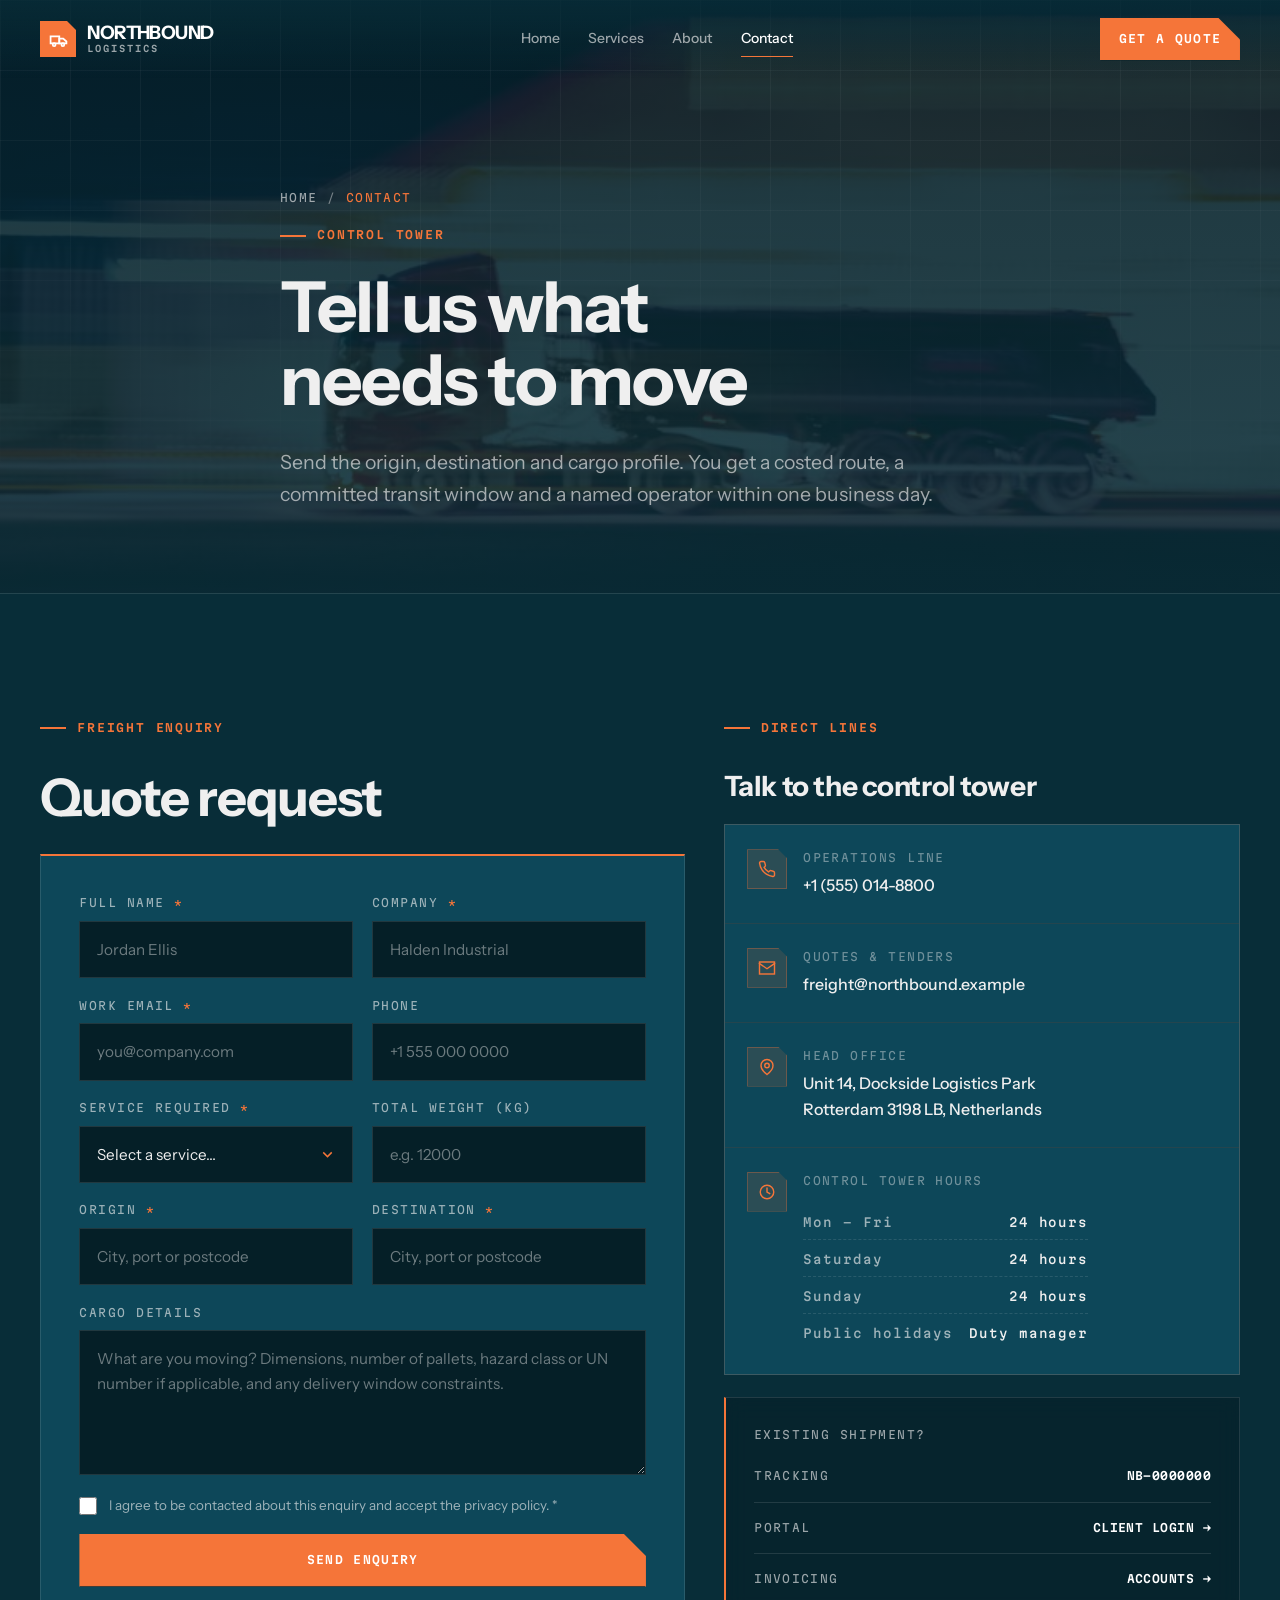
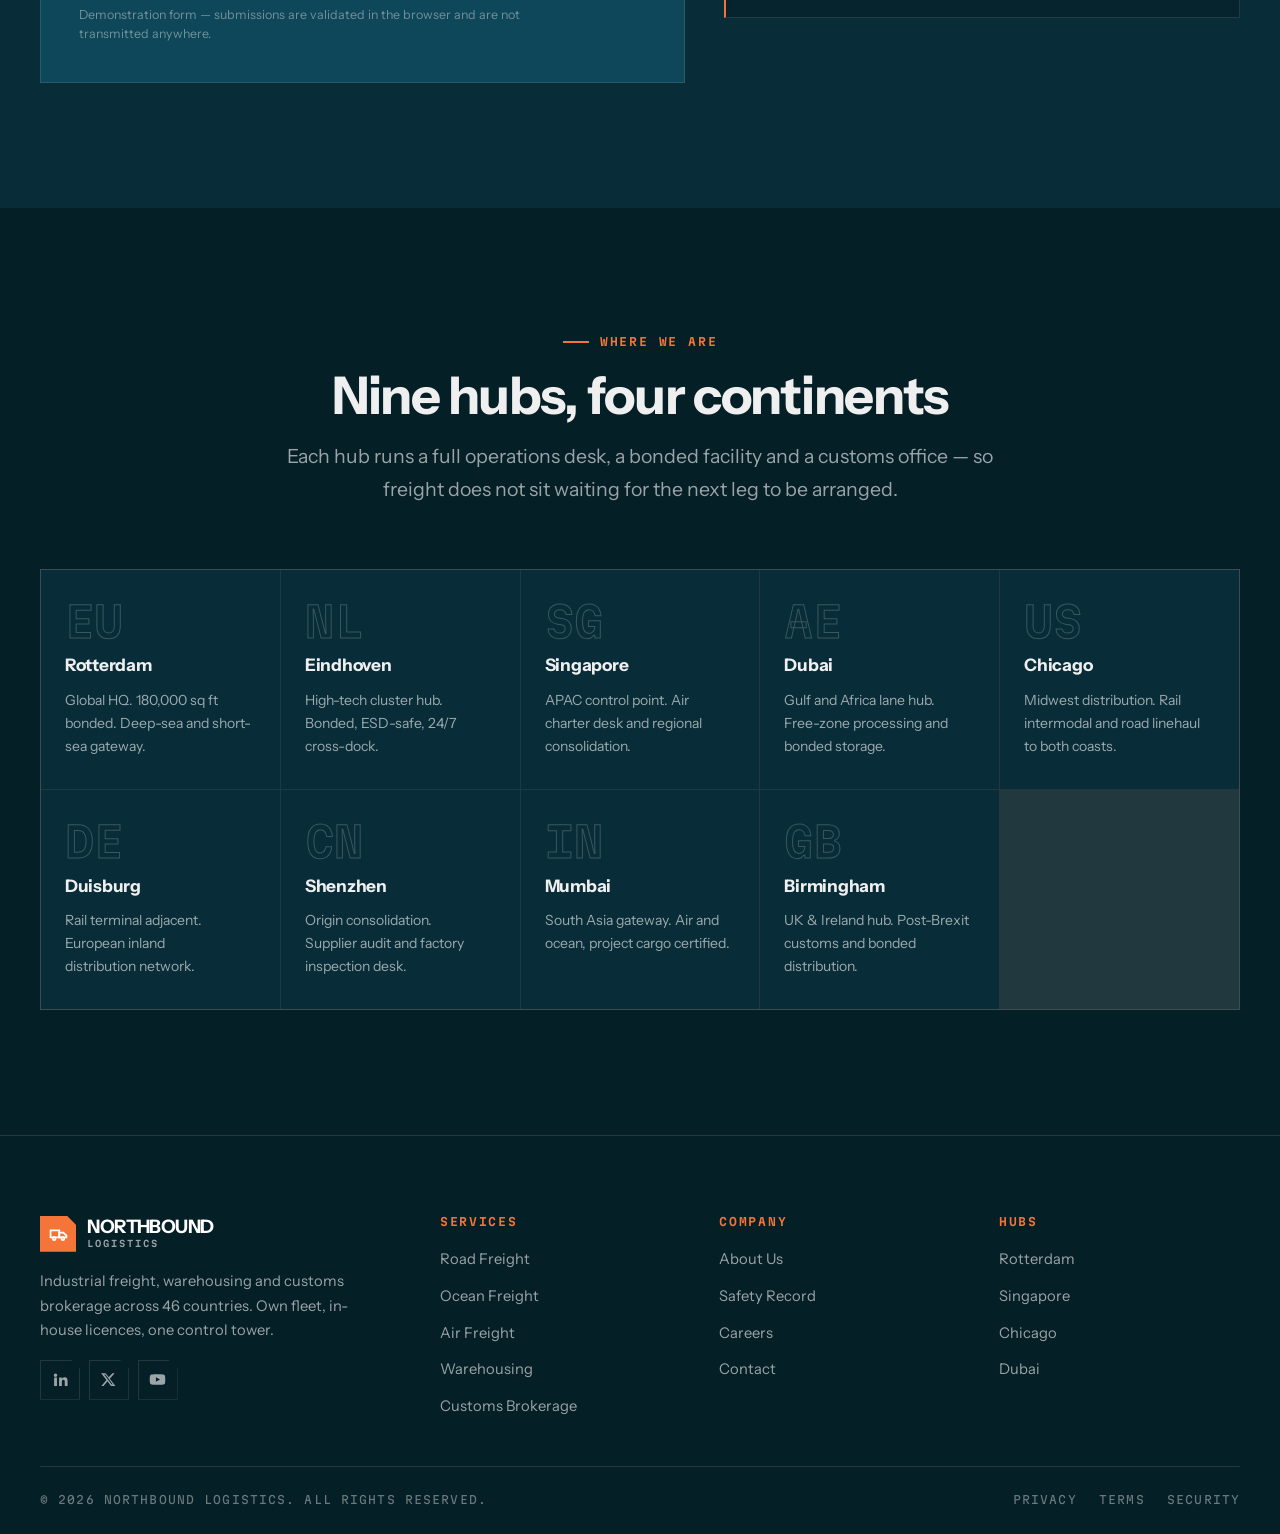
<file: contact.html>
<!DOCTYPE html>
<html lang="en">
<head>
<meta charset="UTF-8">
<meta name="viewport" content="width=device-width, initial-scale=1">
<title>Contact — Northbound Logistics</title>
<meta name="description" content="Get a routed freight quote from Northbound Logistics. Control tower 24/7/365, quote turnaround under one business day.">
<meta name="theme-color" content="#082d38">
<link rel="icon" href="assets/favicon.svg" type="image/svg+xml">
<link rel="preconnect" href="https://fonts.googleapis.com">
<link rel="preconnect" href="https://fonts.gstatic.com" crossorigin>
<link href="https://fonts.googleapis.com/css2?family=Instrument+Sans:wght@400;500;600;700;800&family=Martian+Mono:wght@500;600;700&display=swap" rel="stylesheet">
<link rel="stylesheet" href="css/style.css">
</head>
<body>

<header class="header">
  <div class="shell header__inner">
    <a class="logo" href="index.html">
      <span class="logo__mark">
        <svg viewBox="0 0 24 24" fill="none" stroke="#fff" stroke-width="2.2" stroke-linecap="square" stroke-linejoin="miter">
          <path d="M2 8h11v9H2z"/><path d="M13 11h5l4 3.5V17h-9z"/><circle cx="6.5" cy="18.5" r="1.8"/><circle cx="17.5" cy="18.5" r="1.8"/>
        </svg>
      </span>
      <span class="logo__txt"><b>NORTHBOUND</b><small>LOGISTICS</small></span>
    </a>

    <nav class="nav" aria-label="Primary">
      <a class="nav__link" href="index.html">Home</a>
      <a class="nav__link" href="services.html">Services</a>
      <a class="nav__link" href="about.html">About</a>
      <a class="nav__link" href="contact.html">Contact</a>
    </nav>

    <div class="header__actions">
      <a class="btn btn--sm" href="#quote"><span>Get a Quote</span></a>
      <button class="burger" type="button" aria-label="Toggle menu" aria-expanded="false" aria-controls="drawer">
        <span class="burger__box"><span></span><span></span><span></span></span>
      </button>
    </div>
  </div>
</header>

<div class="drawer" id="drawer">
  <ul class="drawer__list">
    <li><a class="drawer__link" href="index.html">Home<sup>01</sup></a></li>
    <li><a class="drawer__link" href="services.html">Services<sup>02</sup></a></li>
    <li><a class="drawer__link" href="about.html">About<sup>03</sup></a></li>
    <li><a class="drawer__link" href="contact.html">Contact<sup>04</sup></a></li>
  </ul>
  <div class="drawer__foot">
    <a class="btn btn--block" href="#quote"><span>Request a Quote</span></a>
    <p class="drawer__meta">24/7 Control Tower &nbsp;·&nbsp; <a href="tel:+15550148800">+1 (555) 014-8800</a></p>
  </div>
</div>

<main>

<!-- ================= PAGE HERO ================= -->
<section class="page-hero">
  <div class="page-hero__bg">
    <img src="assets/img/svc-lastmile.jpg" alt="" width="800" height="550">
  </div>
  <div class="page-hero__grid" aria-hidden="true"></div>
  <div class="shell page-hero__inner">
    <nav class="crumbs" aria-label="Breadcrumb">
      <a href="index.html">Home</a> / <span>Contact</span>
    </nav>
    <p class="eyebrow">Control tower</p>
    <h1 class="h1">Tell us what needs to move</h1>
    <p class="lead">Send the origin, destination and cargo profile. You get a costed route, a committed transit window and a named operator within one business day.</p>
  </div>
</section>

<!-- ================= QUOTE FORM ================= -->
<section class="section" id="quote">
  <div class="shell">
    <div class="contact-grid">

      <div data-reveal="left">
        <div class="head" style="margin-bottom:1.8rem">
          <p class="eyebrow">Freight enquiry</p>
          <h2 class="h2" style="margin-top:1rem">Quote request</h2>
        </div>

        <form class="form" data-form novalidate>
          <div class="form__row">
            <div class="field">
              <label for="name">Full name <span class="req">*</span></label>
              <input type="text" id="name" name="name" placeholder="Jordan Ellis" required>
              <span class="field__err">Please enter your name.</span>
            </div>
            <div class="field">
              <label for="company">Company <span class="req">*</span></label>
              <input type="text" id="company" name="company" placeholder="Halden Industrial" required>
              <span class="field__err">Please enter your company name.</span>
            </div>
          </div>

          <div class="form__row">
            <div class="field">
              <label for="email">Work email <span class="req">*</span></label>
              <input type="email" id="email" name="email" placeholder="you@company.com" required>
              <span class="field__err">Enter a valid email address.</span>
            </div>
            <div class="field">
              <label for="phone">Phone</label>
              <input type="tel" id="phone" name="phone" placeholder="+1 555 000 0000">
              <span class="field__err">Enter a valid phone number.</span>
            </div>
          </div>

          <div class="form__row">
            <div class="field">
              <label for="mode">Service required <span class="req">*</span></label>
              <select id="mode" name="mode" required>
                <option value="">Select a service…</option>
                <option>Road Freight</option>
                <option>Ocean Freight</option>
                <option>Air Freight</option>
                <option>Warehousing &amp; Distribution</option>
                <option>Customs Brokerage</option>
                <option>Project &amp; Heavy Lift</option>
                <option>Last Mile</option>
                <option>Not sure yet</option>
              </select>
              <span class="field__err">Please choose a service.</span>
            </div>
            <div class="field">
              <label for="weight">Total weight (kg)</label>
              <input type="text" id="weight" name="weight" placeholder="e.g. 12000" inputmode="numeric">
              <span class="field__err"></span>
            </div>
          </div>

          <div class="form__row">
            <div class="field">
              <label for="origin">Origin <span class="req">*</span></label>
              <input type="text" id="origin" name="origin" placeholder="City, port or postcode" required>
              <span class="field__err">Please enter the origin.</span>
            </div>
            <div class="field">
              <label for="destination">Destination <span class="req">*</span></label>
              <input type="text" id="destination" name="destination" placeholder="City, port or postcode" required>
              <span class="field__err">Please enter the destination.</span>
            </div>
          </div>

          <div class="field">
            <label for="details">Cargo details</label>
            <textarea id="details" name="details" placeholder="What are you moving? Dimensions, number of pallets, hazard class or UN number if applicable, and any delivery window constraints."></textarea>
            <span class="field__err"></span>
          </div>

          <div class="check">
            <input type="checkbox" id="consent" name="consent" required>
            <label for="consent">I agree to be contacted about this enquiry and accept the privacy policy. <span class="req">*</span></label>
          </div>
          <span class="field__err">Please tick to continue.</span>

          <div class="form__status" role="status" aria-live="polite"></div>

          <button class="btn btn--block" type="submit"><span>Send Enquiry</span></button>

          <p class="form__note">Demonstration form — submissions are validated in the browser and are not transmitted anywhere.</p>
        </form>
      </div>

      <!-- ================= SIDE PANEL ================= -->
      <aside data-reveal="right">
        <div class="head" style="margin-bottom:1.4rem">
          <p class="eyebrow">Direct lines</p>
          <h2 class="h3" style="margin-top:.9rem">Talk to the control tower</h2>
        </div>

        <div class="info-list">
          <div class="info-item">
            <div class="info-item__ico"><svg viewBox="0 0 24 24" fill="none" stroke="currentColor" stroke-width="1.9" stroke-linecap="square"><path d="M22 16.9v3a2 2 0 0 1-2.2 2 19.8 19.8 0 0 1-8.6-3.1 19.5 19.5 0 0 1-6-6A19.8 19.8 0 0 1 2.1 4.2 2 2 0 0 1 4.1 2h3a2 2 0 0 1 2 1.7c.1 1 .4 1.9.7 2.8a2 2 0 0 1-.5 2.1L8.1 9.9a16 16 0 0 0 6 6l1.3-1.2a2 2 0 0 1 2.1-.5c.9.3 1.8.6 2.8.7a2 2 0 0 1 1.7 2z"/></svg></div>
            <div>
              <dt>Operations line</dt>
              <dd><a href="tel:+15550148800">+1 (555) 014-8800</a></dd>
            </div>
          </div>

          <div class="info-item">
            <div class="info-item__ico"><svg viewBox="0 0 24 24" fill="none" stroke="currentColor" stroke-width="1.9" stroke-linecap="square"><rect x="2" y="4" width="20" height="16"/><path d="m2 6 10 7 10-7"/></svg></div>
            <div>
              <dt>Quotes &amp; tenders</dt>
              <dd><a href="mailto:freight@northbound.example">freight@northbound.example</a></dd>
            </div>
          </div>

          <div class="info-item">
            <div class="info-item__ico"><svg viewBox="0 0 24 24" fill="none" stroke="currentColor" stroke-width="1.9" stroke-linecap="square"><path d="M20 10c0 6-8 12-8 12s-8-6-8-12a8 8 0 0 1 16 0z"/><circle cx="12" cy="10" r="3"/></svg></div>
            <div>
              <dt>Head office</dt>
              <dd>Unit 14, Dockside Logistics Park<br>Rotterdam 3198 LB, Netherlands</dd>
            </div>
          </div>

          <div class="info-item">
            <div class="info-item__ico"><svg viewBox="0 0 24 24" fill="none" stroke="currentColor" stroke-width="1.9" stroke-linecap="square"><circle cx="12" cy="12" r="9"/><path d="M12 7v5l3.5 2"/></svg></div>
            <div>
              <dt>Control tower hours</dt>
              <dd>
                <div class="hours">
                  <div><span>Mon – Fri</span><b>24 hours</b></div>
                  <div><span>Saturday</span><b>24 hours</b></div>
                  <div><span>Sunday</span><b>24 hours</b></div>
                  <div><span>Public holidays</span><b>Duty manager</b></div>
                </div>
              </dd>
            </div>
          </div>
        </div>

        <div class="cta__side" style="margin-top:1.4rem">
          <p class="stat__label" style="margin-bottom:.4rem">Existing shipment?</p>
          <div class="cta__row"><span>Tracking</span><b>NB-0000000</b></div>
          <div class="cta__row"><span>Portal</span><b>Client login &rarr;</b></div>
          <div class="cta__row"><span>Invoicing</span><b>Accounts &rarr;</b></div>
        </div>
      </aside>

    </div>
  </div>
</section>

<!-- ================= HUB MAP ================= -->
<section class="section section--alt">
  <div class="shell">
    <div class="head head--center">
      <p class="eyebrow eyebrow--center">Where we are</p>
      <h2 class="h2" style="max-width:18ch">Nine hubs, four continents</h2>
      <p class="lead">Each hub runs a full operations desk, a bonded facility and a customs office — so freight does not sit waiting for the next leg to be arranged.</p>
    </div>

    <div class="steps" data-reveal>
      <article class="step"><p class="step__num">EU</p><h3 class="step__title">Rotterdam</h3><p class="step__text">Global HQ. 180,000 sq ft bonded. Deep-sea and short-sea gateway.</p></article>
      <article class="step"><p class="step__num">NL</p><h3 class="step__title">Eindhoven</h3><p class="step__text">High-tech cluster hub. Bonded, ESD-safe, 24/7 cross-dock.</p></article>
      <article class="step"><p class="step__num">SG</p><h3 class="step__title">Singapore</h3><p class="step__text">APAC control point. Air charter desk and regional consolidation.</p></article>
      <article class="step"><p class="step__num">AE</p><h3 class="step__title">Dubai</h3><p class="step__text">Gulf and Africa lane hub. Free-zone processing and bonded storage.</p></article>
      <article class="step"><p class="step__num">US</p><h3 class="step__title">Chicago</h3><p class="step__text">Midwest distribution. Rail intermodal and road linehaul to both coasts.</p></article>
      <article class="step"><p class="step__num">DE</p><h3 class="step__title">Duisburg</h3><p class="step__text">Rail terminal adjacent. European inland distribution network.</p></article>
      <article class="step"><p class="step__num">CN</p><h3 class="step__title">Shenzhen</h3><p class="step__text">Origin consolidation. Supplier audit and factory inspection desk.</p></article>
      <article class="step"><p class="step__num">IN</p><h3 class="step__title">Mumbai</h3><p class="step__text">South Asia gateway. Air and ocean, project cargo certified.</p></article>
      <article class="step"><p class="step__num">GB</p><h3 class="step__title">Birmingham</h3><p class="step__text">UK &amp; Ireland hub. Post-Brexit customs and bonded distribution.</p></article>
    </div>
  </div>
</section>

</main>

<footer class="footer">
  <div class="shell">
    <div class="footer__grid">
      <div class="footer__brand">
        <a class="logo" href="index.html">
          <span class="logo__mark">
            <svg viewBox="0 0 24 24" fill="none" stroke="#fff" stroke-width="2.2" stroke-linecap="square" stroke-linejoin="miter">
              <path d="M2 8h11v9H2z"/><path d="M13 11h5l4 3.5V17h-9z"/><circle cx="6.5" cy="18.5" r="1.8"/><circle cx="17.5" cy="18.5" r="1.8"/>
            </svg>
          </span>
          <span class="logo__txt"><b>NORTHBOUND</b><small>LOGISTICS</small></span>
        </a>
        <p>Industrial freight, warehousing and customs brokerage across 46 countries. Own fleet, in-house licences, one control tower.</p>
        <div class="socials">
          <a href="#" aria-label="LinkedIn"><svg viewBox="0 0 24 24" fill="currentColor"><path d="M4.98 3.5a2.5 2.5 0 1 1 0 5 2.5 2.5 0 0 1 0-5M3 9h4v12H3zm7 0h3.8v1.7h.05c.53-1 1.83-2.05 3.77-2.05C21.4 8.65 22 11 22 14.2V21h-4v-6c0-1.5-.5-2.6-1.9-2.6-1.1 0-1.7.75-2 1.5-.1.3-.13.65-.13 1.05V21h-4z"/></svg></a>
          <a href="#" aria-label="X"><svg viewBox="0 0 24 24" fill="currentColor"><path d="M17.5 3h3.1l-6.8 7.8L21.8 21h-6.3l-4.9-6.4L5 21H1.9l7.2-8.3L1.5 3H8l4.4 5.9zm-1.1 16.1h1.7L7.7 4.8H5.9z"/></svg></a>
          <a href="#" aria-label="YouTube"><svg viewBox="0 0 24 24" fill="currentColor"><path d="M23 12s0-3.4-.44-5a2.9 2.9 0 0 0-2-2C18.9 4.5 12 4.5 12 4.5s-6.9 0-8.6.5a2.9 2.9 0 0 0-2 2C1 8.6 1 12 1 12s0 3.4.44 5a2.9 2.9 0 0 0 2 2c1.7.5 8.6.5 8.6.5s6.9 0 8.6-.5a2.9 2.9 0 0 0 2-2C23 15.4 23 12 23 12M9.8 15.3V8.7l5.7 3.3z"/></svg></a>
        </div>
      </div>

      <div class="footer__col">
        <h4>Services</h4>
        <ul>
          <li><a href="services.html">Road Freight</a></li>
          <li><a href="services.html">Ocean Freight</a></li>
          <li><a href="services.html">Air Freight</a></li>
          <li><a href="services.html">Warehousing</a></li>
          <li><a href="services.html">Customs Brokerage</a></li>
        </ul>
      </div>

      <div class="footer__col">
        <h4>Company</h4>
        <ul>
          <li><a href="about.html">About Us</a></li>
          <li><a href="about.html">Safety Record</a></li>
          <li><a href="about.html">Careers</a></li>
          <li><a href="contact.html">Contact</a></li>
        </ul>
      </div>

      <div class="footer__col">
        <h4>Hubs</h4>
        <ul>
          <li><a href="contact.html">Rotterdam</a></li>
          <li><a href="contact.html">Singapore</a></li>
          <li><a href="contact.html">Chicago</a></li>
          <li><a href="contact.html">Dubai</a></li>
        </ul>
      </div>
    </div>

    <div class="footer__bar">
      <p>&copy; <span data-year>2026</span> Northbound Logistics. All rights reserved.</p>
      <nav aria-label="Legal">
        <a href="#">Privacy</a>
        <a href="#">Terms</a>
        <a href="#">Security</a>
      </nav>
    </div>
  </div>
</footer>

<script src="js/main.js" defer></script>
</body>
</html>
</file>
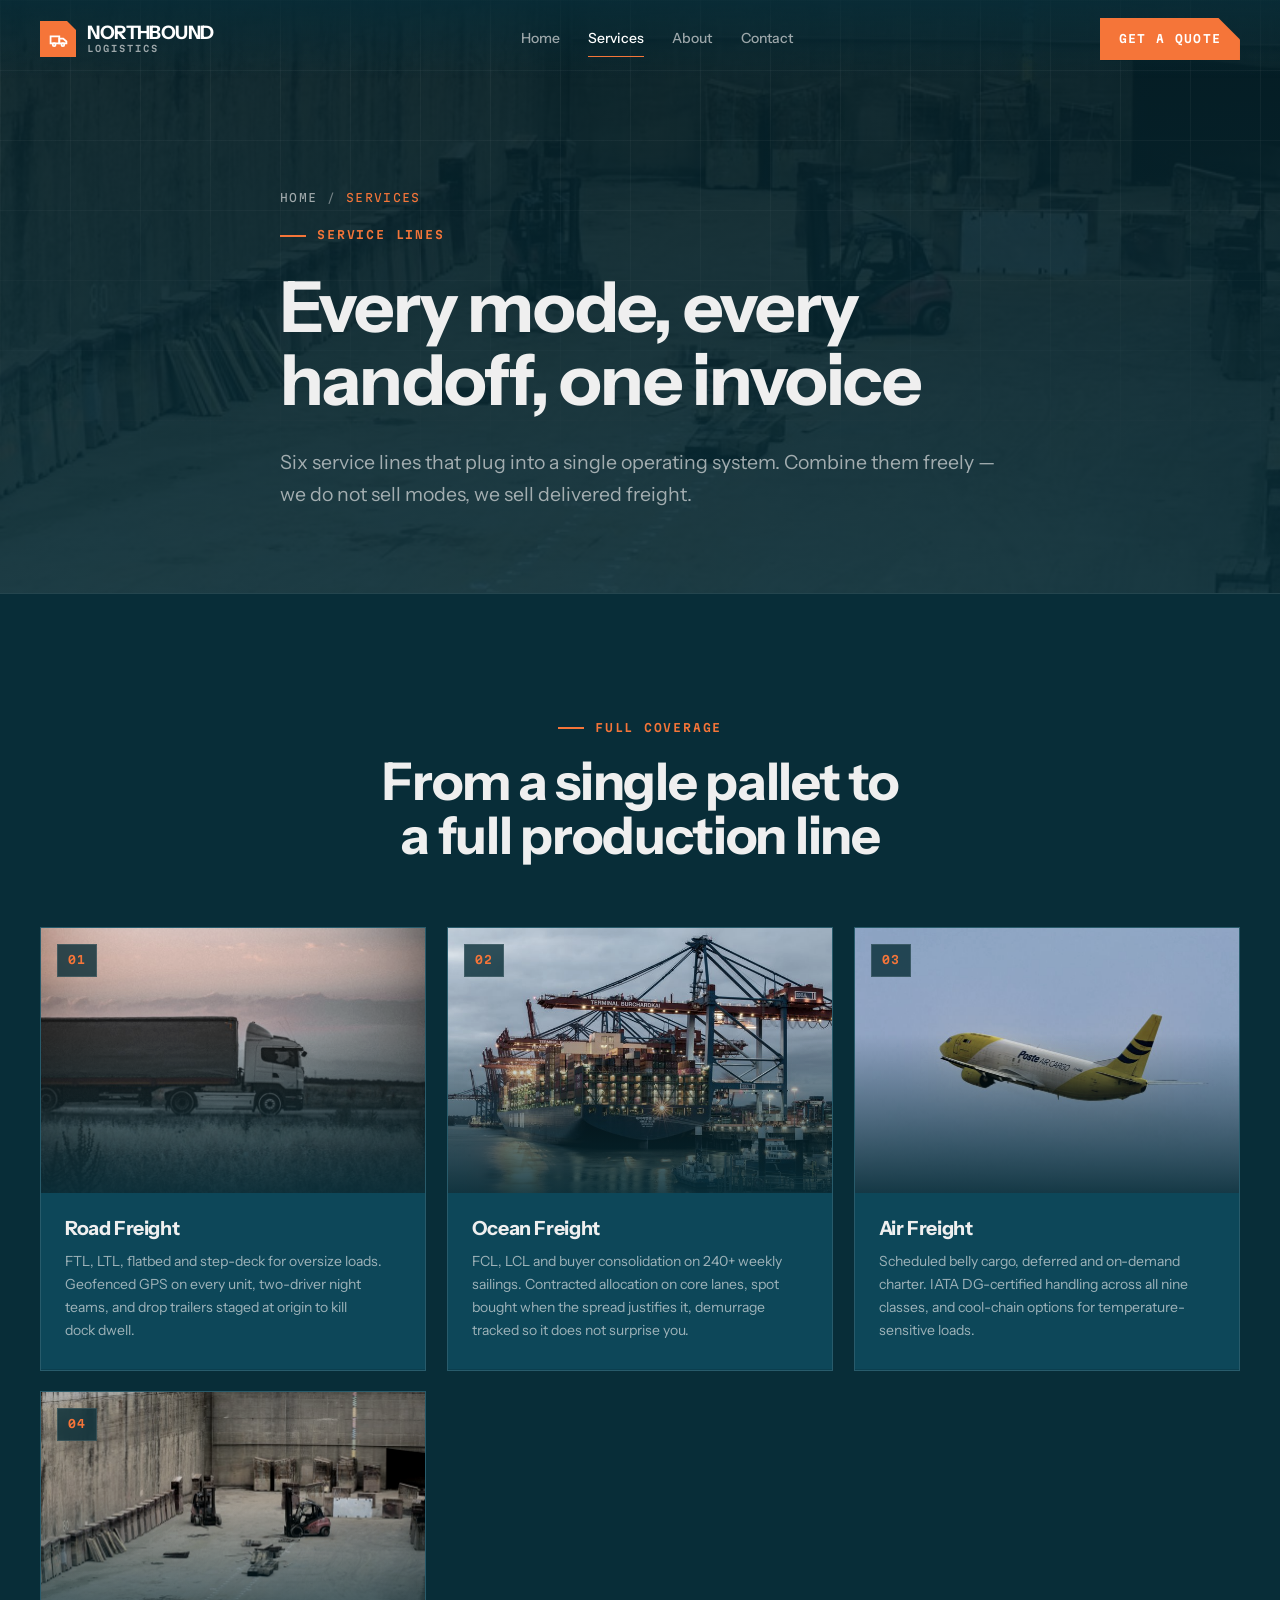
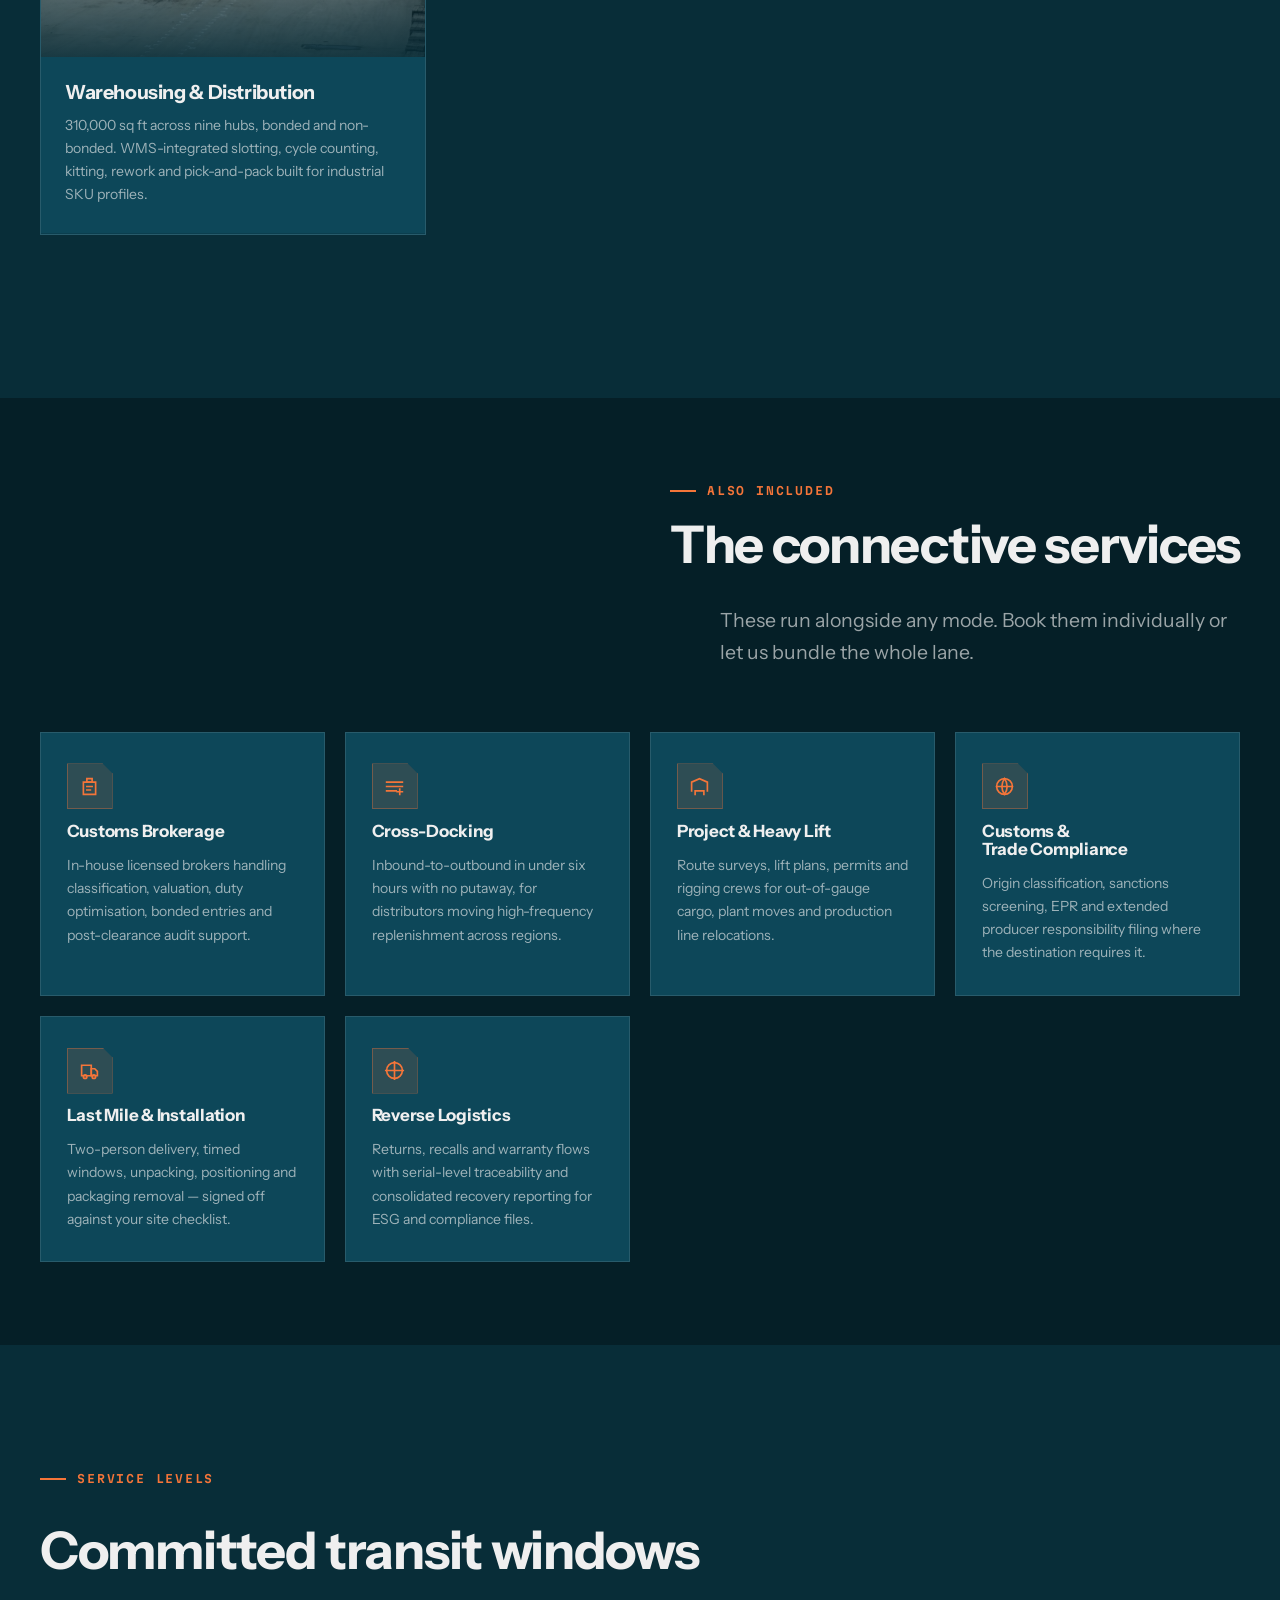
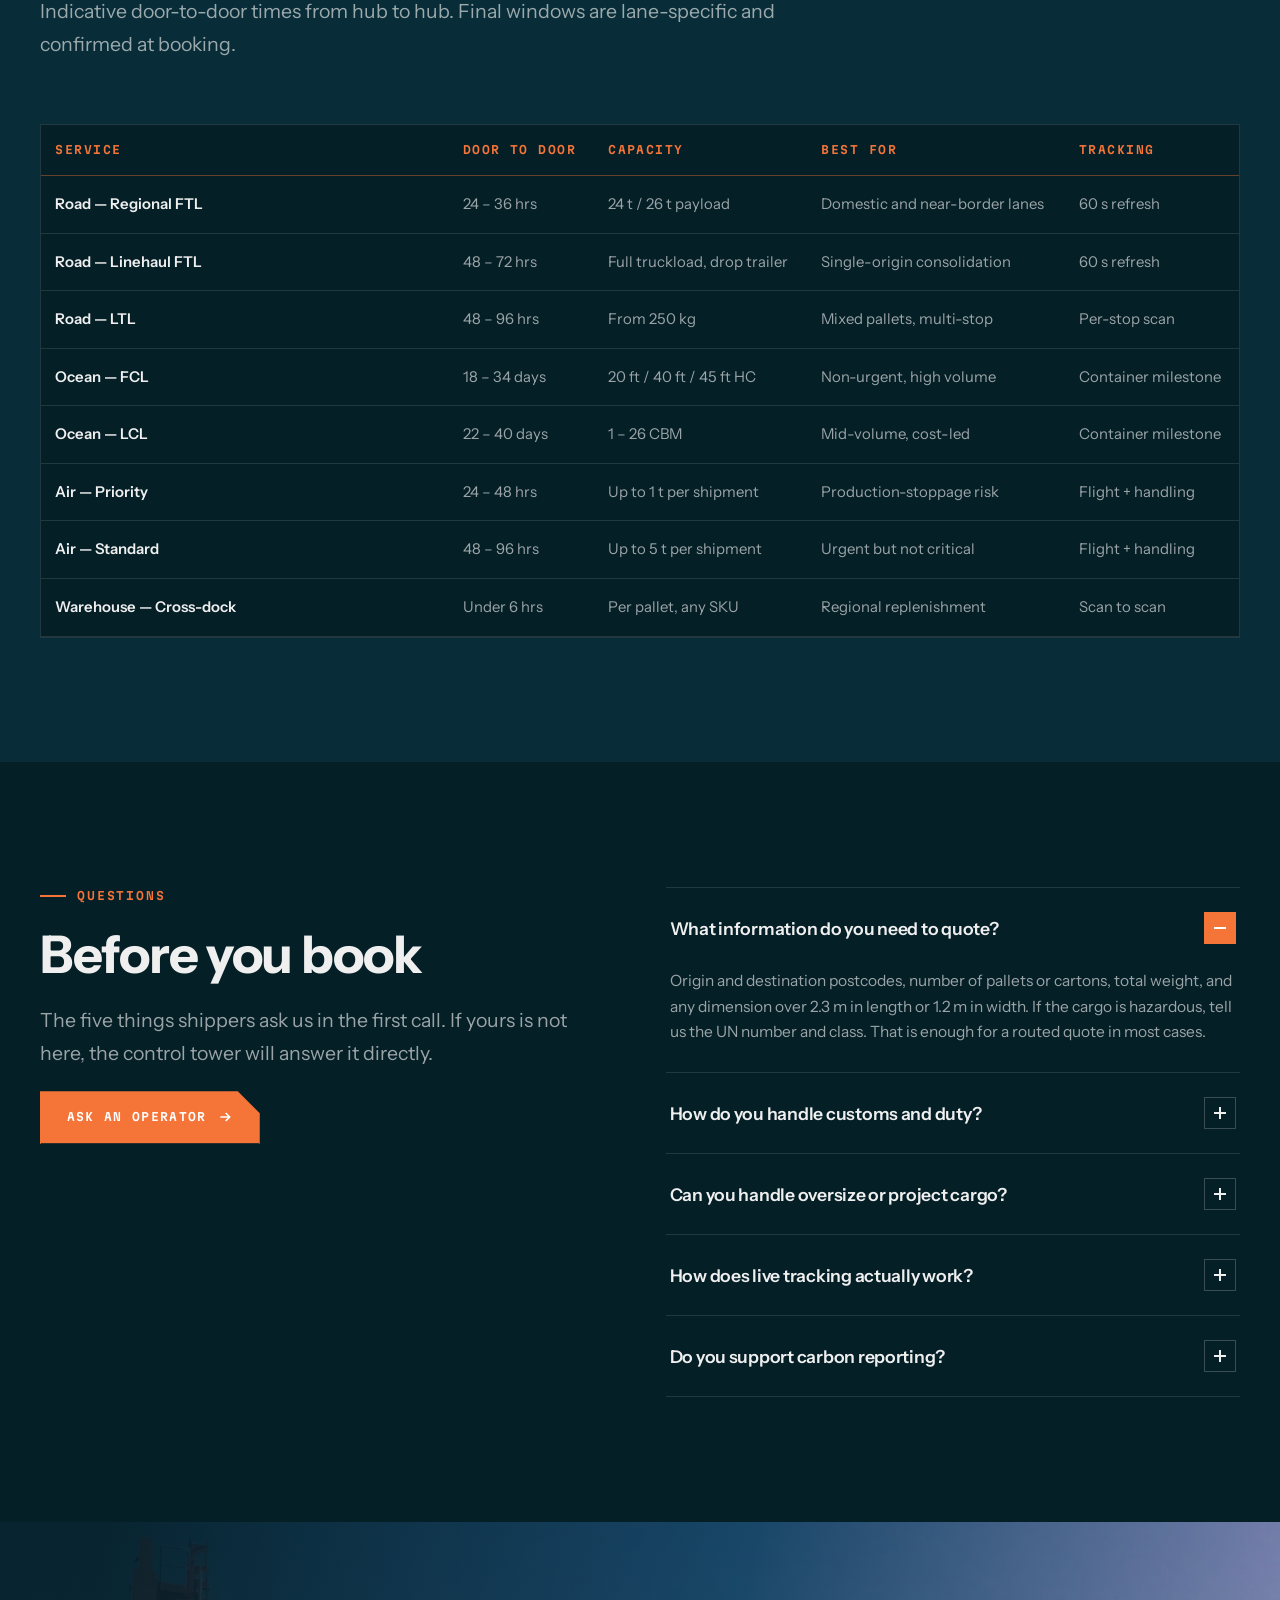
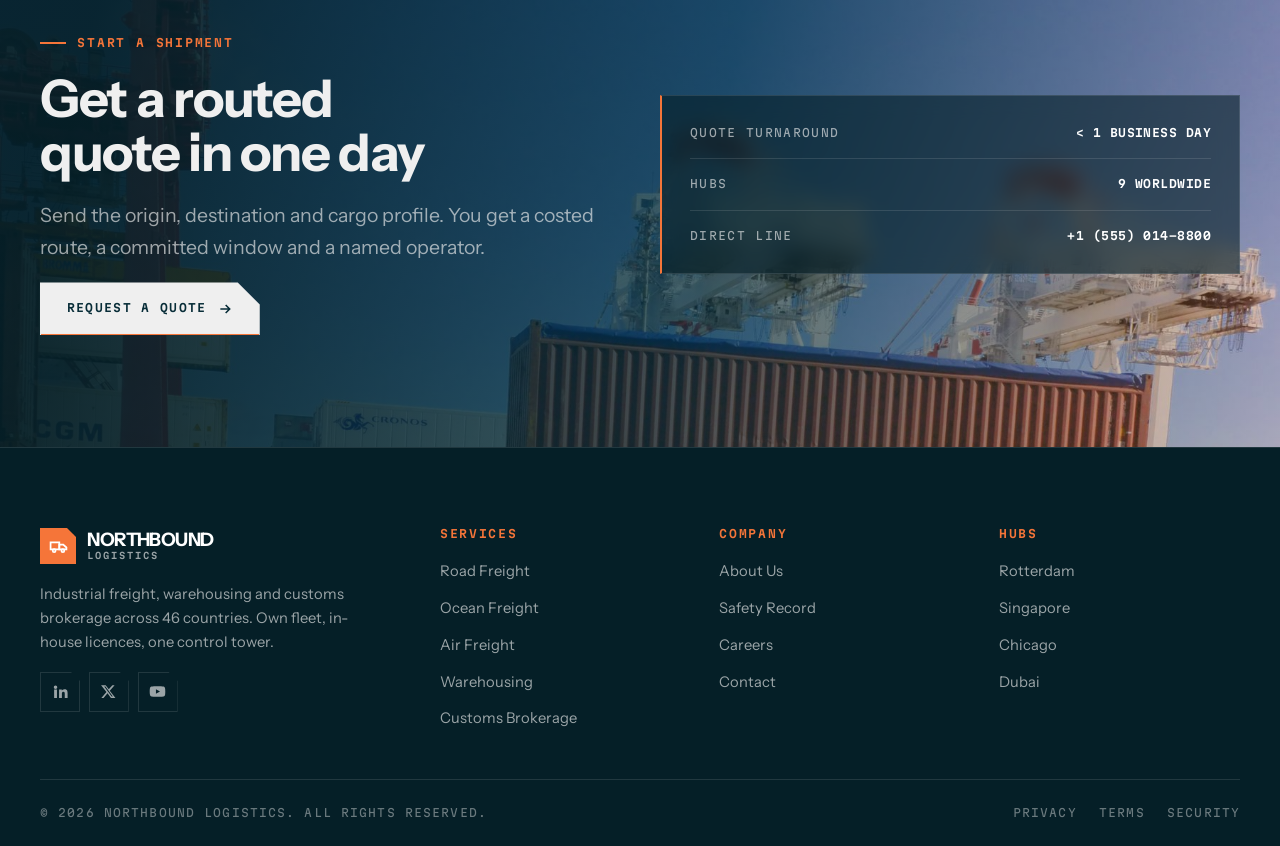
<file: services.html>
<!DOCTYPE html>
<html lang="en">
<head>
<meta charset="UTF-8">
<meta name="viewport" content="width=device-width, initial-scale=1">
<title>Services — Northbound Logistics</title>
<meta name="description" content="Road, ocean, air and warehouse freight, customs brokerage, cross-docking and last-mile delivery. Full mode coverage with a single accountable operator.">
<meta name="theme-color" content="#082d38">
<link rel="icon" href="assets/favicon.svg" type="image/svg+xml">
<link rel="preconnect" href="https://fonts.googleapis.com">
<link rel="preconnect" href="https://fonts.gstatic.com" crossorigin>
<link href="https://fonts.googleapis.com/css2?family=Instrument+Sans:wght@400;500;600;700;800&family=Martian+Mono:wght@500;600;700&display=swap" rel="stylesheet">
<link rel="stylesheet" href="css/style.css">
</head>
<body>

<header class="header">
  <div class="shell header__inner">
    <a class="logo" href="index.html">
      <span class="logo__mark">
        <svg viewBox="0 0 24 24" fill="none" stroke="#fff" stroke-width="2.2" stroke-linecap="square" stroke-linejoin="miter">
          <path d="M2 8h11v9H2z"/><path d="M13 11h5l4 3.5V17h-9z"/><circle cx="6.5" cy="18.5" r="1.8"/><circle cx="17.5" cy="18.5" r="1.8"/>
        </svg>
      </span>
      <span class="logo__txt"><b>NORTHBOUND</b><small>LOGISTICS</small></span>
    </a>

    <nav class="nav" aria-label="Primary">
      <a class="nav__link" href="index.html">Home</a>
      <a class="nav__link" href="services.html">Services</a>
      <a class="nav__link" href="about.html">About</a>
      <a class="nav__link" href="contact.html">Contact</a>
    </nav>

    <div class="header__actions">
      <a class="btn btn--sm" href="contact.html"><span>Get a Quote</span></a>
      <button class="burger" type="button" aria-label="Toggle menu" aria-expanded="false" aria-controls="drawer">
        <span class="burger__box"><span></span><span></span><span></span></span>
      </button>
    </div>
  </div>
</header>

<div class="drawer" id="drawer">
  <ul class="drawer__list">
    <li><a class="drawer__link" href="index.html">Home<sup>01</sup></a></li>
    <li><a class="drawer__link" href="services.html">Services<sup>02</sup></a></li>
    <li><a class="drawer__link" href="about.html">About<sup>03</sup></a></li>
    <li><a class="drawer__link" href="contact.html">Contact<sup>04</sup></a></li>
  </ul>
  <div class="drawer__foot">
    <a class="btn btn--block" href="contact.html"><span>Request a Quote</span></a>
    <p class="drawer__meta">24/7 Control Tower &nbsp;·&nbsp; <a href="tel:+15550148800">+1 (555) 014-8800</a></p>
  </div>
</div>

<main>

<!-- ================= PAGE HERO ================= -->
<section class="page-hero">
  <div class="page-hero__bg">
    <img src="assets/img/svc-storage.jpg" alt="" width="800" height="550">
  </div>
  <div class="page-hero__grid" aria-hidden="true"></div>
  <div class="shell page-hero__inner">
    <nav class="crumbs" aria-label="Breadcrumb">
      <a href="index.html">Home</a> / <span>Services</span>
    </nav>
    <p class="eyebrow">Service lines</p>
    <h1 class="h1">Every mode, every handoff, one invoice</h1>
    <p class="lead">Six service lines that plug into a single operating system. Combine them freely — we do not sell modes, we sell delivered freight.</p>
  </div>
</section>

<!-- ================= SERVICE BLOCKS ================= -->
<section class="section">
  <div class="shell">
    <div class="head head--center">
      <p class="eyebrow eyebrow--center">Full coverage</p>
      <h2 class="h2" style="max-width:22ch">From a single pallet to a full production line</h2>
    </div>

    <div class="grid grid--2" style="margin-bottom:clamp(2rem,3vw,3rem)">
      <article class="card" data-reveal="left">
        <div class="card__media">
          <img src="assets/img/svc-road.jpg" alt="Trailer truck on an open highway" loading="lazy" width="800" height="550">
          <span class="card__num">01</span>
        </div>
        <div class="card__body">
          <h3 class="card__title">Road Freight</h3>
          <p class="card__text">FTL, LTL, flatbed and step-deck for oversize loads. Geofenced GPS on every unit, two-driver night teams, and drop trailers staged at origin to kill dock dwell.</p>
        </div>
      </article>

      <article class="card" data-reveal="right">
        <div class="card__media">
          <img src="assets/img/svc-sea.jpg" alt="Container ship berthed at a terminal" loading="lazy" width="800" height="550">
          <span class="card__num">02</span>
        </div>
        <div class="card__body">
          <h3 class="card__title">Ocean Freight</h3>
          <p class="card__text">FCL, LCL and buyer consolidation on 240+ weekly sailings. Contracted allocation on core lanes, spot bought when the spread justifies it, demurrage tracked so it does not surprise you.</p>
        </div>
      </article>

      <article class="card" data-reveal="left">
        <div class="card__media">
          <img src="assets/img/svc-air.jpg" alt="Air cargo aircraft climbing after takeoff" loading="lazy" width="800" height="550">
          <span class="card__num">03</span>
        </div>
        <div class="card__body">
          <h3 class="card__title">Air Freight</h3>
          <p class="card__text">Scheduled belly cargo, deferred and on-demand charter. IATA DG-certified handling across all nine classes, and cool-chain options for temperature-sensitive loads.</p>
        </div>
      </article>

      <article class="card" data-reveal="right">
        <div class="card__media">
          <img src="assets/img/svc-storage.jpg" alt="Forklifts operating inside a distribution warehouse" loading="lazy" width="800" height="550">
          <span class="card__num">04</span>
        </div>
        <div class="card__body">
          <h3 class="card__title">Warehousing &amp; Distribution</h3>
          <p class="card__text">310,000 sq ft across nine hubs, bonded and non-bonded. WMS-integrated slotting, cycle counting, kitting, rework and pick-and-pack built for industrial SKU profiles.</p>
        </div>
      </article>
    </div>
  </div>
</section>

<!-- ================= WHAT'S INCLUDED ================= -->
<section class="section section--alt section--tight">
  <div class="shell">
    <div class="head head__top">
      <div>
        <p class="eyebrow">Also included</p>
        <h2 class="h2" style="margin-top:1.1rem">The connective services</h2>
      </div>
      <p class="lead">These run alongside any mode. Book them individually or let us bundle the whole lane.</p>
    </div>

    <div class="grid grid--3">
      <article class="tile" data-reveal>
        <div class="tile__icon"><svg viewBox="0 0 24 24" fill="none" stroke="currentColor" stroke-width="1.9" stroke-linecap="square"><path d="M9 3h6v4H9z"/><path d="M5 7h14v14H5z"/><path d="M9 12h6M9 16h4"/></svg></div>
        <h3 class="tile__title">Customs Brokerage</h3>
        <p class="tile__text">In-house licensed brokers handling classification, valuation, duty optimisation, bonded entries and post-clearance audit support.</p>
      </article>

      <article class="tile" data-reveal data-reveal-delay="80">
        <div class="tile__icon"><svg viewBox="0 0 24 24" fill="none" stroke="currentColor" stroke-width="1.9" stroke-linecap="square"><path d="M3 7h18M3 12h18M3 17h11"/><path d="M18 15v6M15 18h6"/></svg></div>
        <h3 class="tile__title">Cross-Docking</h3>
        <p class="tile__text">Inbound-to-outbound in under six hours with no putaway, for distributors moving high-frequency replenishment across regions.</p>
      </article>

      <article class="tile" data-reveal data-reveal-delay="160">
        <div class="tile__icon"><svg viewBox="0 0 24 24" fill="none" stroke="currentColor" stroke-width="1.9" stroke-linecap="square"><path d="M3 17V7l9-4 9 4v10"/><path d="M7 21v-4h10v4"/></svg></div>
        <h3 class="tile__title">Project &amp; Heavy Lift</h3>
        <p class="tile__text">Route surveys, lift plans, permits and rigging crews for out-of-gauge cargo, plant moves and production line relocations.</p>
      </article>

      <article class="tile" data-reveal>
        <div class="tile__icon"><svg viewBox="0 0 24 24" fill="none" stroke="currentColor" stroke-width="1.9" stroke-linecap="square"><circle cx="12" cy="12" r="9"/><path d="M3 12h18M12 3a15 15 0 0 1 0 18 15 15 0 0 1 0-18"/></svg></div>
        <h3 class="tile__title">Customs &amp; Trade Compliance</h3>
        <p class="tile__text">Origin classification, sanctions screening, EPR and extended producer responsibility filing where the destination requires it.</p>
      </article>

      <article class="tile" data-reveal data-reveal-delay="80">
        <div class="tile__icon"><svg viewBox="0 0 24 24" fill="none" stroke="currentColor" stroke-width="1.9" stroke-linecap="square"><path d="M3 6h11v12H3z"/><path d="M14 10h4l3 3v5h-7z"/><path d="M7 21a2 2 0 1 0 0-4 2 2 0 0 0 0 4M17 21a2 2 0 1 0 0-4 2 2 0 0 0 0 4"/></svg></div>
        <h3 class="tile__title">Last Mile &amp; Installation</h3>
        <p class="tile__text">Two-person delivery, timed windows, unpacking, positioning and packaging removal — signed off against your site checklist.</p>
      </article>

      <article class="tile" data-reveal data-reveal-delay="160">
        <div class="tile__icon"><svg viewBox="0 0 24 24" fill="none" stroke="currentColor" stroke-width="1.9" stroke-linecap="square"><path d="M12 2v20M2 12h20"/><circle cx="12" cy="12" r="9"/></svg></div>
        <h3 class="tile__title">Reverse Logistics</h3>
        <p class="tile__text">Returns, recalls and warranty flows with serial-level traceability and consolidated recovery reporting for ESG and compliance files.</p>
      </article>
    </div>
  </div>
</section>

<!-- ================= SPEC TABLE ================= -->
<section class="section">
  <div class="shell">
    <div class="head">
      <p class="eyebrow">Service levels</p>
      <h2 class="h2" style="margin-top:1.1rem">Committed transit windows</h2>
      <p class="lead">Indicative door-to-door times from hub to hub. Final windows are lane-specific and confirmed at booking.</p>
    </div>

    <div class="table-wrap" data-reveal="scale">
      <table class="spec">
        <thead>
          <tr>
            <th scope="col">Service</th>
            <th scope="col">Door to door</th>
            <th scope="col">Capacity</th>
            <th scope="col">Best for</th>
            <th scope="col">Tracking</th>
          </tr>
        </thead>
        <tbody>
          <tr><th scope="row">Road — Regional FTL</th><td>24 – 36 hrs</td><td>24 t / 26 t payload</td><td>Domestic and near-border lanes</td><td>60 s refresh</td></tr>
          <tr><th scope="row">Road — Linehaul FTL</th><td>48 – 72 hrs</td><td>Full truckload, drop trailer</td><td>Single-origin consolidation</td><td>60 s refresh</td></tr>
          <tr><th scope="row">Road — LTL</th><td>48 – 96 hrs</td><td>From 250 kg</td><td>Mixed pallets, multi-stop</td><td>Per-stop scan</td></tr>
          <tr><th scope="row">Ocean — FCL</th><td>18 – 34 days</td><td>20 ft / 40 ft / 45 ft HC</td><td>Non-urgent, high volume</td><td>Container milestone</td></tr>
          <tr><th scope="row">Ocean — LCL</th><td>22 – 40 days</td><td>1 – 26 CBM</td><td>Mid-volume, cost-led</td><td>Container milestone</td></tr>
          <tr><th scope="row">Air — Priority</th><td>24 – 48 hrs</td><td>Up to 1 t per shipment</td><td>Production-stoppage risk</td><td>Flight + handling</td></tr>
          <tr><th scope="row">Air — Standard</th><td>48 – 96 hrs</td><td>Up to 5 t per shipment</td><td>Urgent but not critical</td><td>Flight + handling</td></tr>
          <tr><th scope="row">Warehouse — Cross-dock</th><td>Under 6 hrs</td><td>Per pallet, any SKU</td><td>Regional replenishment</td><td>Scan to scan</td></tr>
        </tbody>
      </table>
    </div>
  </div>
</section>

<!-- ================= FAQ ================= -->
<section class="section section--alt">
  <div class="shell">
    <div class="split" style="align-items:start">
      <div class="split__body" data-reveal="left">
        <p class="eyebrow">Questions</p>
        <h2 class="h2">Before you book</h2>
        <p class="lead">The five things shippers ask us in the first call. If yours is not here, the control tower will answer it directly.</p>
        <div class="btn-row">
          <a class="btn" href="contact.html"><span>Ask an Operator</span><svg class="btn__arrow" width="16" height="16" viewBox="0 0 24 24" fill="none" stroke="currentColor" stroke-width="2.4"><path d="M5 12h14M13 6l6 6-6 6"/></svg></a>
        </div>
      </div>

      <div class="acc" data-reveal="right">
        <div class="acc__item is-open">
          <button class="acc__btn" type="button" aria-expanded="true">What information do you need to quote?<span class="acc__ico" aria-hidden="true"></span></button>
          <div class="acc__panel" style="height:auto"><div>Origin and destination postcodes, number of pallets or cartons, total weight, and any dimension over 2.3 m in length or 1.2 m in width. If the cargo is hazardous, tell us the UN number and class. That is enough for a routed quote in most cases.</div></div>
        </div>

        <div class="acc__item">
          <button class="acc__btn" type="button" aria-expanded="false">How do you handle customs and duty?<span class="acc__ico" aria-hidden="true"></span></button>
          <div class="acc__panel"><div>We hold our own broker licences in every port we operate. That means the entry is prepared and pre-filed before arrival, and the same team that moved the cargo handles the clearance. We also model duty-optimised routing — bonded transit, duty drawback and free-trade-zone processing — before you commit to a lane.</div></div>
        </div>

        <div class="acc__item">
          <button class="acc__btn" type="button" aria-expanded="false">Can you handle oversize or project cargo?<span class="acc__ico" aria-hidden="true"></span></button>
          <div class="acc__panel"><div>Yes. Our heavy-lift team produces route surveys, secures permits, writes lift plans and supplies certified rigging crews. Recent work includes a 400-tonne press line from Germany to Ohio and a 42-metre transformer moved within a single weekend window.</div></div>
        </div>

        <div class="acc__item">
          <button class="acc__btn" type="button" aria-expanded="false">How does live tracking actually work?<span class="acc__ico" aria-hidden="true"></span></button>
          <div class="acc__panel"><div>Road units report GPS and ELD telemetry on a 60-second cycle. Ocean and air shipments follow milestone events from carrier EDI plus our own port and ramp handling scans. Every dispatch is visible in one view, and exceptions — delay, temperature drift, geofence exit — trigger an alert to your control-tower contact rather than sitting in a queue.</div></div>
        </div>

        <div class="acc__item">
          <button class="acc__btn" type="button" aria-expanded="false">Do you support carbon reporting?<span class="acc__ico" aria-hidden="true"></span></button>
          <div class="acc__panel"><div>Every invoice carries per-shipment CO₂e broken down by mode, using GHG Protocol scope 3 factors that we publish. For contracted lanes we also model reduction options — mode shift, consolidation and rail substitution — and report actuals against that baseline quarterly.</div></div>
        </div>
      </div>
    </div>
  </div>
</section>

<!-- ================= CTA ================= -->
<section class="cta">
  <div class="cta__bg">
    <img src="assets/img/cta-bg.jpg" alt="" loading="lazy" width="1800" height="900">
  </div>
  <div class="shell cta__inner">
    <div class="cta__copy" data-reveal="left">
      <p class="eyebrow">Start a shipment</p>
      <h2 class="h2">Get a routed quote in one day</h2>
      <p class="lead">Send the origin, destination and cargo profile. You get a costed route, a committed window and a named operator.</p>
      <div class="btn-row">
        <a class="btn btn--light" href="contact.html"><span>Request a Quote</span><svg class="btn__arrow" width="16" height="16" viewBox="0 0 24 24" fill="none" stroke="currentColor" stroke-width="2.4"><path d="M5 12h14M13 6l6 6-6 6"/></svg></a>
      </div>
    </div>
    <div class="cta__side" data-reveal="right">
      <div class="cta__row"><span>Quote turnaround</span><b>&lt; 1 business day</b></div>
      <div class="cta__row"><span>Hubs</span><b>9 worldwide</b></div>
      <div class="cta__row"><span>Direct line</span><b>+1 (555) 014-8800</b></div>
    </div>
  </div>
</section>

</main>

<footer class="footer">
  <div class="shell">
    <div class="footer__grid">
      <div class="footer__brand">
        <a class="logo" href="index.html">
          <span class="logo__mark">
            <svg viewBox="0 0 24 24" fill="none" stroke="#fff" stroke-width="2.2" stroke-linecap="square" stroke-linejoin="miter">
              <path d="M2 8h11v9H2z"/><path d="M13 11h5l4 3.5V17h-9z"/><circle cx="6.5" cy="18.5" r="1.8"/><circle cx="17.5" cy="18.5" r="1.8"/>
            </svg>
          </span>
          <span class="logo__txt"><b>NORTHBOUND</b><small>LOGISTICS</small></span>
        </a>
        <p>Industrial freight, warehousing and customs brokerage across 46 countries. Own fleet, in-house licences, one control tower.</p>
        <div class="socials">
          <a href="#" aria-label="LinkedIn"><svg viewBox="0 0 24 24" fill="currentColor"><path d="M4.98 3.5a2.5 2.5 0 1 1 0 5 2.5 2.5 0 0 1 0-5M3 9h4v12H3zm7 0h3.8v1.7h.05c.53-1 1.83-2.05 3.77-2.05C21.4 8.65 22 11 22 14.2V21h-4v-6c0-1.5-.5-2.6-1.9-2.6-1.1 0-1.7.75-2 1.5-.1.3-.13.65-.13 1.05V21h-4z"/></svg></a>
          <a href="#" aria-label="X"><svg viewBox="0 0 24 24" fill="currentColor"><path d="M17.5 3h3.1l-6.8 7.8L21.8 21h-6.3l-4.9-6.4L5 21H1.9l7.2-8.3L1.5 3H8l4.4 5.9zm-1.1 16.1h1.7L7.7 4.8H5.9z"/></svg></a>
          <a href="#" aria-label="YouTube"><svg viewBox="0 0 24 24" fill="currentColor"><path d="M23 12s0-3.4-.44-5a2.9 2.9 0 0 0-2-2C18.9 4.5 12 4.5 12 4.5s-6.9 0-8.6.5a2.9 2.9 0 0 0-2 2C1 8.6 1 12 1 12s0 3.4.44 5a2.9 2.9 0 0 0 2 2c1.7.5 8.6.5 8.6.5s6.9 0 8.6-.5a2.9 2.9 0 0 0 2-2C23 15.4 23 12 23 12M9.8 15.3V8.7l5.7 3.3z"/></svg></a>
        </div>
      </div>

      <div class="footer__col">
        <h4>Services</h4>
        <ul>
          <li><a href="services.html">Road Freight</a></li>
          <li><a href="services.html">Ocean Freight</a></li>
          <li><a href="services.html">Air Freight</a></li>
          <li><a href="services.html">Warehousing</a></li>
          <li><a href="services.html">Customs Brokerage</a></li>
        </ul>
      </div>

      <div class="footer__col">
        <h4>Company</h4>
        <ul>
          <li><a href="about.html">About Us</a></li>
          <li><a href="about.html">Safety Record</a></li>
          <li><a href="about.html">Careers</a></li>
          <li><a href="contact.html">Contact</a></li>
        </ul>
      </div>

      <div class="footer__col">
        <h4>Hubs</h4>
        <ul>
          <li><a href="contact.html">Rotterdam</a></li>
          <li><a href="contact.html">Singapore</a></li>
          <li><a href="contact.html">Chicago</a></li>
          <li><a href="contact.html">Dubai</a></li>
        </ul>
      </div>
    </div>

    <div class="footer__bar">
      <p>&copy; <span data-year>2026</span> Northbound Logistics. All rights reserved.</p>
      <nav aria-label="Legal">
        <a href="#">Privacy</a>
        <a href="#">Terms</a>
        <a href="#">Security</a>
      </nav>
    </div>
  </div>
</footer>

<script src="js/main.js" defer></script>
</body>
</html>
</file>
<file: css/style.css>
/* ==========================================================================
   NORTHBOUND LOGISTICS — Design System
   Palette  : deep teal base, safety-orange accent
   Type     : Instrument Sans (display/body) + Martian Mono (technical labels)
   ========================================================================== */

/* --------------------------------------------------------------------------
   1. Tokens
   -------------------------------------------------------------------------- */
:root {
  /* Surfaces */
  --ink:          #082d38;
  --ink-deep:     #051f27;
  --ink-2:        #0d4759;
  --ink-3:        #104b5c;
  --paper:        #f4f2ee;

  /* Ink */
  --fg:           #efefef;
  --fg-strong:    #ffffff;
  --muted:        rgba(239, 239, 239, .64);
  --muted-2:      rgba(239, 239, 239, .44);
  --line:         rgba(239, 239, 239, .12);
  --line-strong:  rgba(239, 239, 239, .22);

  /* Accent */
  --accent:       #f57539;
  --accent-soft:  #ffb27a;
  --accent-deep:  #c8501a;
  --accent-rgb:   245, 117, 57;

  /* Type */
  --font-sans:    "Instrument Sans", ui-sans-serif, system-ui, -apple-system, "Segoe UI", sans-serif;
  --font-mono:    "Martian Mono", ui-monospace, "SFMono-Regular", Menlo, monospace;

  /* Fluid type scale */
  --fs-display:   clamp(2.9rem, 1.2rem + 6.4vw, 6.5rem);
  --fs-h1:        clamp(2.4rem, 1.3rem + 4.2vw, 4.4rem);
  --fs-h2:        clamp(1.95rem, 1.2rem + 2.8vw, 3.25rem);
  --fs-h3:        clamp(1.3rem, 1.05rem + .95vw, 1.75rem);
  --fs-lead:      clamp(1.02rem, .95rem + .42vw, 1.22rem);
  --fs-body:      1rem;
  --fs-sm:        .875rem;
  --fs-xs:        .78rem;
  --fs-label:     .7rem;

  /* Space */
  --gutter:       clamp(1.15rem, 4vw, 2.5rem);
  --section:      clamp(4.5rem, 3rem + 6vw, 8.5rem);
  --maxw:         1280px;

  /* Motion */
  --ease:         cubic-bezier(.22, 1, .36, 1);
  --ease-io:      cubic-bezier(.65, 0, .35, 1);
  --dur:          .5s;

  /* Geometry */
  --r-sm:         4px;
  --r-md:         10px;
  --r-lg:         18px;
  --r-pill:       999px;
  --clip-notch:   polygon(0 0, calc(100% - 22px) 0, 100% 22px, 100% 100%, 0 100%);
}

/* --------------------------------------------------------------------------
   2. Reset & base
   -------------------------------------------------------------------------- */
*, *::before, *::after { box-sizing: border-box; }

* { margin: 0; }

html {
  -webkit-text-size-adjust: 100%;
  scroll-behavior: smooth;
  scroll-padding-top: 96px;
}

body {
  font-family: var(--font-sans);
  font-size: var(--fs-body);
  font-weight: 400;
  line-height: 1.65;
  color: var(--fg);
  background: var(--ink);
  -webkit-font-smoothing: antialiased;
  -moz-osx-font-smoothing: grayscale;
  overflow-x: hidden;
}

body.nav-open { overflow: hidden; }

img, svg, video { display: block; max-width: 100%; height: auto; }

a { color: inherit; text-decoration: none; }

button, input, select, textarea {
  font: inherit;
  color: inherit;
}

h1, h2, h3, h4 {
  font-weight: 700;
  line-height: 1.04;
  letter-spacing: -.025em;
  text-wrap: balance;
}

p { text-wrap: pretty; }

::selection { background: var(--accent); color: #fff; }

:focus-visible {
  outline: 2px solid var(--accent);
  outline-offset: 3px;
  border-radius: 2px;
}

/* --------------------------------------------------------------------------
   3. Layout primitives
   -------------------------------------------------------------------------- */
.shell {
  width: 100%;
  max-width: var(--maxw);
  margin-inline: auto;
  padding-inline: var(--gutter);
}

.shell--wide { max-width: 1480px; }

.section { padding-block: var(--section); position: relative; }

.section--tight { padding-block: clamp(3rem, 2rem + 4vw, 5.5rem); }

.section--alt { background: var(--ink-deep); }

.rule {
  height: 1px;
  background: var(--line);
  border: 0;
}

/* --------------------------------------------------------------------------
   4. Typographic components
   -------------------------------------------------------------------------- */
.eyebrow {
  font-family: var(--font-mono);
  font-size: var(--fs-label);
  font-weight: 600;
  letter-spacing: .16em;
  text-transform: uppercase;
  color: var(--accent);
  display: flex;
  align-items: center;
  gap: .7rem;
}

.eyebrow::before {
  content: "";
  width: 26px;
  height: 2px;
  background: var(--accent);
  flex: none;
}

.eyebrow--center { justify-content: center; }

.eyebrow--muted { color: var(--muted); }
.eyebrow--muted::before { background: var(--muted-2); }

.display {
  font-size: var(--fs-display);
  font-weight: 800;
  letter-spacing: -.04em;
  line-height: .92;
  color: var(--fg-strong);
}

.h1 { font-size: var(--fs-h1); }
.h2 { font-size: var(--fs-h2); }
.h3 { font-size: var(--fs-h3); letter-spacing: -.015em; line-height: 1.15; }

.lead {
  font-size: var(--fs-lead);
  color: var(--muted);
  max-width: 58ch;
}

.hl { color: var(--accent); }
.hl-underline {
  background-image: linear-gradient(var(--accent), var(--accent));
  background-size: 100% 2px;
  background-repeat: no-repeat;
  background-position: 0 96%;
  color: var(--fg-strong);
}

/* Section heading block */
.head {
  display: flex;
  flex-direction: column;
  gap: 1.1rem;
  margin-bottom: clamp(2.5rem, 1.6rem + 3vw, 4.5rem);
}

.head--center {
  align-items: center;
  text-align: center;
}

.head__top {
  display: flex;
  align-items: flex-end;
  justify-content: space-between;
  gap: 2rem;
  flex-wrap: wrap;
}

.head__top .h2 { max-width: 20ch; }
.head__top .lead { max-width: 40ch; }

/* --------------------------------------------------------------------------
   5. Buttons
   -------------------------------------------------------------------------- */
.btn {
  --btn-bg: var(--accent);
  --btn-fg: #fff;
  position: relative;
  display: inline-flex;
  align-items: center;
  gap: .65rem;
  padding: 1rem 1.6rem;
  font-family: var(--font-mono);
  font-size: var(--fs-label);
  font-weight: 600;
  letter-spacing: .12em;
  text-transform: uppercase;
  color: var(--btn-fg);
  background: var(--btn-bg);
  border: 1px solid transparent;
  clip-path: var(--clip-notch);
  cursor: pointer;
  transition: transform .3s var(--ease), background-color .3s var(--ease), color .3s var(--ease), border-color .3s var(--ease);
}

.btn::after {
  content: "";
  position: absolute;
  inset: 0;
  background: var(--ink-deep);
  z-index: 0;
  transform: translateY(101%);
  transition: transform .38s var(--ease);
}

.btn > * { position: relative; z-index: 1; }

.btn:hover { transform: translateY(-2px); }
.btn:hover::after { transform: translateY(0); }

.btn__arrow { transition: transform .3s var(--ease); }
.btn:hover .btn__arrow { transform: translateX(4px); }

.btn--ghost {
  --btn-bg: transparent;
  --btn-fg: var(--fg);
  border-color: var(--line-strong);
}
.btn--ghost::after { background: var(--accent); }
.btn--ghost:hover { color: #fff; border-color: var(--accent); }

.btn--light {
  --btn-bg: var(--fg);
  --btn-fg: var(--ink);
}
.btn--light::after { background: var(--accent); }
.btn--light:hover { color: #fff; }

.btn--sm { padding: .7rem 1.1rem; }
.btn--block { width: 100%; justify-content: center; }

.btn-row {
  display: flex;
  flex-wrap: wrap;
  gap: .85rem;
  align-items: center;
}

/* Text link with animated underline */
.tlink {
  display: inline-flex;
  align-items: center;
  gap: .5rem;
  font-family: var(--font-mono);
  font-size: var(--fs-label);
  font-weight: 600;
  letter-spacing: .12em;
  text-transform: uppercase;
  color: var(--accent);
  padding-bottom: .25rem;
  background-image: linear-gradient(var(--accent), var(--accent));
  background-size: 0% 1px;
  background-position: 0 100%;
  background-repeat: no-repeat;
  transition: background-size .35s var(--ease);
}

.tlink:hover { background-size: 100% 1px; }
.tlink span { transition: transform .3s var(--ease); }
.tlink:hover span { transform: translateX(4px); }

/* --------------------------------------------------------------------------
   6. Header & navigation
   -------------------------------------------------------------------------- */
.header {
  position: fixed;
  inset: 0 0 auto;
  z-index: 100;
  padding-block: 1.1rem;
  transition: padding .4s var(--ease), background-color .4s var(--ease), backdrop-filter .4s var(--ease);
}

.header::before {
  content: "";
  position: absolute;
  inset: 0;
  background: linear-gradient(180deg, rgba(8, 45, 56, .82), rgba(8, 45, 56, 0));
  z-index: -1;
  transition: opacity .4s var(--ease);
}

.header.is-stuck {
  padding-block: .6rem;
  background: rgba(5, 31, 39, .88);
  backdrop-filter: blur(14px) saturate(140%);
  -webkit-backdrop-filter: blur(14px) saturate(140%);
  border-bottom: 1px solid var(--line);
}

.header.is-stuck::before { opacity: 0; }

.header__inner {
  display: flex;
  align-items: center;
  justify-content: space-between;
  gap: 1.5rem;
}

/* Logo */
.logo {
  display: inline-flex;
  align-items: center;
  gap: .7rem;
  font-weight: 800;
  font-size: 1.16rem;
  letter-spacing: -.03em;
  color: var(--fg-strong);
  flex: none;
}

.logo__mark {
  width: 36px;
  height: 36px;
  flex: none;
  display: grid;
  place-items: center;
  background: var(--accent);
  clip-path: polygon(0 0, calc(100% - 9px) 0, 100% 9px, 100% 100%, 0 100%);
  transition: transform .4s var(--ease);
}

.logo:hover .logo__mark { transform: rotate(-90deg); }
.logo__mark svg { width: 19px; height: 19px; }

.logo__txt { display: flex; flex-direction: column; line-height: 1; }
.logo__txt b { font-weight: 800; }
.logo__txt small {
  font-family: var(--font-mono);
  font-size: .56rem;
  font-weight: 600;
  letter-spacing: .22em;
  color: var(--muted);
  margin-top: 3px;
}

/* Desktop nav */
.nav {
  display: flex;
  align-items: center;
  gap: clamp(1.2rem, 2.2vw, 2.4rem);
}

.nav__link {
  position: relative;
  font-size: var(--fs-sm);
  font-weight: 500;
  color: var(--muted);
  padding-block: .4rem;
  transition: color .3s var(--ease);
}

.nav__link::after {
  content: "";
  position: absolute;
  left: 0;
  bottom: 0;
  width: 100%;
  height: 1px;
  background: var(--accent);
  transform: scaleX(0);
  transform-origin: right;
  transition: transform .35s var(--ease);
}

.nav__link:hover { color: var(--fg-strong); }
.nav__link:hover::after { transform: scaleX(1); transform-origin: left; }
.nav__link.is-active { color: var(--fg-strong); }
.nav__link.is-active::after { transform: scaleX(1); }

.header__actions {
  display: flex;
  align-items: center;
  gap: 1rem;
  flex: none;
}

/* Hamburger */
.burger {
  display: none;
  width: 46px;
  height: 46px;
  border: 1px solid var(--line-strong);
  background: transparent;
  cursor: pointer;
  padding: 0;
  place-items: center;
  clip-path: polygon(0 0, calc(100% - 10px) 0, 100% 10px, 100% 100%, 0 100%);
  transition: border-color .3s var(--ease);
}

.burger:hover { border-color: var(--accent); }

.burger__box {
  width: 20px;
  height: 14px;
  position: relative;
}

.burger__box span {
  position: absolute;
  left: 0;
  width: 100%;
  height: 1.5px;
  background: var(--fg);
  transition: transform .35s var(--ease), opacity .2s var(--ease), width .35s var(--ease);
}

.burger__box span:nth-child(1) { top: 0; }
.burger__box span:nth-child(2) { top: 6.25px; width: 70%; }
.burger__box span:nth-child(3) { top: 12.5px; }

body.nav-open .burger__box span:nth-child(1) { transform: translateY(6.25px) rotate(45deg); }
body.nav-open .burger__box span:nth-child(2) { opacity: 0; }
body.nav-open .burger__box span:nth-child(3) { transform: translateY(-6.25px) rotate(-45deg); }

/* Mobile drawer */
.drawer {
  position: fixed;
  inset: 0;
  z-index: 99;
  background: var(--ink-deep);
  display: flex;
  flex-direction: column;
  justify-content: center;
  padding: 6rem var(--gutter) 3rem;
  clip-path: inset(0 0 100% 0);
  visibility: hidden;
  transition: clip-path .6s var(--ease), visibility .6s;
}

body.nav-open .drawer {
  clip-path: inset(0 0 0 0);
  visibility: visible;
}

.drawer__list {
  list-style: none;
  padding: 0;
  display: flex;
  flex-direction: column;
}

.drawer__list li {
  border-bottom: 1px solid var(--line);
  overflow: hidden;
}

.drawer__link {
  display: flex;
  align-items: baseline;
  gap: 1rem;
  padding: 1.05rem 0;
  font-size: 1.9rem;
  font-weight: 700;
  letter-spacing: -.03em;
  color: var(--fg);
  opacity: 0;
  transform: translateY(22px);
  transition: color .3s var(--ease), transform .5s var(--ease), opacity .5s var(--ease);
}

body.nav-open .drawer__link {
  opacity: 1;
  transform: translateY(0);
}

.drawer__link.is-active { color: var(--accent); }

.drawer__link sup {
  font-family: var(--font-mono);
  font-size: var(--fs-label);
  font-weight: 600;
  color: var(--muted-2);
  letter-spacing: .1em;
}

.drawer__foot {
  margin-top: auto;
  padding-top: 2.5rem;
  display: grid;
  gap: 1rem;
}

.drawer__meta {
  font-family: var(--font-mono);
  font-size: var(--fs-label);
  letter-spacing: .1em;
  color: var(--muted);
  text-transform: uppercase;
}

.drawer__meta a { color: var(--accent); }

/* --------------------------------------------------------------------------
   7. Hero
   -------------------------------------------------------------------------- */
.hero {
  position: relative;
  min-height: min(100svh, 900px);
  display: flex;
  align-items: flex-end;
  padding-top: 9rem;
  padding-bottom: clamp(2.5rem, 4vw, 4.5rem);
  overflow: hidden;
  isolation: isolate;
}

.hero__bg {
  position: absolute;
  inset: 0;
  z-index: -2;
}

.hero__bg img {
  width: 100%;
  height: 100%;
  object-fit: cover;
  object-position: center 40%;
  transform: scale(1.08);
  animation: heroZoom 18s var(--ease-io) forwards;
}

@keyframes heroZoom {
  to { transform: scale(1); }
}

.hero__bg::after {
  content: "";
  position: absolute;
  inset: 0;
  background:
    linear-gradient(180deg, rgba(5, 31, 39, .86) 0%, rgba(8, 45, 56, .55) 32%, rgba(8, 45, 56, .93) 88%),
    linear-gradient(90deg, rgba(8, 45, 56, .9) 0%, rgba(8, 45, 56, .15) 62%);
}

/* Blueprint grid */
.hero__grid {
  position: absolute;
  inset: 0;
  z-index: -1;
  background-image:
    linear-gradient(var(--line) 1px, transparent 1px),
    linear-gradient(90deg, var(--line) 1px, transparent 1px);
  background-size: 84px 84px;
  mask-image: radial-gradient(ellipse 80% 70% at 30% 40%, #000 20%, transparent 78%);
  -webkit-mask-image: radial-gradient(ellipse 80% 70% at 30% 40%, #000 20%, transparent 78%);
  opacity: .5;
}

.hero__inner {
  position: relative;
  width: 100%;
  display: grid;
  gap: clamp(2.5rem, 4vw, 4rem);
}

.hero__copy { max-width: 60rem; }

.hero__title {
  margin-block: 1.5rem 1.6rem;
}

.hero__title .line { display: block; overflow: hidden; }
.hero__title .line > span {
  display: block;
  transform: translateY(105%);
  animation: lineUp .95s var(--ease) forwards;
}
.hero__title .line:nth-child(2) > span { animation-delay: .12s; }
.hero__title .line:nth-child(3) > span { animation-delay: .24s; }

@keyframes lineUp { to { transform: translateY(0); } }

.hero__lead {
  animation: fadeUp .9s var(--ease) .42s both;
}

.hero__actions {
  margin-top: 2.2rem;
  animation: fadeUp .9s var(--ease) .54s both;
}

@keyframes fadeUp {
  from { opacity: 0; transform: translateY(18px); }
  to { opacity: 1; transform: translateY(0); }
}

/* Hero meta strip */
.hero__strip {
  display: grid;
  grid-template-columns: repeat(auto-fit, minmax(190px, 1fr));
  gap: 1px;
  background: var(--line);
  border: 1px solid var(--line);
  animation: fadeUp .9s var(--ease) .66s both;
}

.hero__cell {
  background: rgba(8, 45, 56, .55);
  backdrop-filter: blur(6px);
  -webkit-backdrop-filter: blur(6px);
  padding: 1.5rem 1.6rem;
  display: grid;
  gap: .35rem;
  transition: background-color .35s var(--ease);
}

.hero__cell:hover { background: var(--ink-2); }

.hero__cell dt {
  font-family: var(--font-mono);
  font-size: var(--fs-label);
  letter-spacing: .14em;
  text-transform: uppercase;
  color: var(--muted-2);
}

.hero__cell dd {
  margin: 0;
  font-size: 1.05rem;
  font-weight: 600;
  color: var(--fg-strong);
}

/* Scroll cue */
.scroll-cue {
  position: absolute;
  right: var(--gutter);
  bottom: clamp(2.5rem, 4vw, 4.5rem);
  display: flex;
  align-items: center;
  gap: .8rem;
  font-family: var(--font-mono);
  font-size: var(--fs-label);
  letter-spacing: .18em;
  text-transform: uppercase;
  color: var(--muted-2);
  writing-mode: vertical-rl;
}

.scroll-cue__line {
  width: 1px;
  height: 62px;
  background: linear-gradient(var(--accent), transparent);
  position: relative;
  overflow: hidden;
}

.scroll-cue__line::after {
  content: "";
  position: absolute;
  inset: 0 auto auto 0;
  width: 1px;
  height: 22px;
  background: var(--accent);
  animation: cueRun 2.1s var(--ease-io) infinite;
}

@keyframes cueRun {
  0%   { transform: translateY(-24px); }
  100% { transform: translateY(64px); }
}

/* --------------------------------------------------------------------------
   8. Marquee
   -------------------------------------------------------------------------- */
.marquee {
  --speed: 34s;
  position: relative;
  display: flex;
  overflow: hidden;
  padding-block: 1.15rem;
  background: var(--accent);
  color: #fff;
  user-select: none;
  -webkit-mask-image: linear-gradient(90deg, transparent, #000 8%, #000 92%, transparent);
  mask-image: linear-gradient(90deg, transparent, #000 8%, #000 92%, transparent);
}

.marquee__track {
  display: flex;
  flex: none;
  gap: 3rem;
  padding-right: 3rem;
  align-items: center;
  animation: marquee var(--speed) linear infinite;
  will-change: transform;
}

.marquee:hover .marquee__track { animation-play-state: paused; }

@keyframes marquee {
  to { transform: translateX(-100%); }
}

.marquee__item {
  font-family: var(--font-mono);
  font-size: var(--fs-label);
  font-weight: 600;
  letter-spacing: .18em;
  text-transform: uppercase;
  white-space: nowrap;
  display: flex;
  align-items: center;
  gap: 3rem;
}

.marquee__item::after {
  content: "";
  width: 6px;
  height: 6px;
  background: rgba(255, 255, 255, .6);
  transform: rotate(45deg);
  flex: none;
}

/* --------------------------------------------------------------------------
   9. Cards
   -------------------------------------------------------------------------- */
.grid {
  display: grid;
  gap: clamp(1.1rem, 1.6vw, 1.6rem);
}

.grid--2 { grid-template-columns: repeat(auto-fit, minmax(300px, 1fr)); }
.grid--3 { grid-template-columns: repeat(auto-fit, minmax(280px, 1fr)); }
.grid--4 { grid-template-columns: repeat(auto-fit, minmax(230px, 1fr)); }

/* Service card */
.card {
  position: relative;
  display: flex;
  flex-direction: column;
  background: var(--ink-2);
  border: 1px solid var(--line);
  overflow: hidden;
  transition: transform .45s var(--ease), border-color .45s var(--ease);
}

.card::before {
  content: "";
  position: absolute;
  inset: 0;
  background: var(--ink);
  transform: translateY(100%);
  transition: transform .5s var(--ease);
  z-index: 0;
}

.card:hover { transform: translateY(-6px); border-color: var(--accent); }
.card:hover::before { transform: translateY(0); }

.card__media {
  position: relative;
  aspect-ratio: 16 / 11;
  overflow: hidden;
  background: var(--ink-deep);
}

.card__media img {
  width: 100%;
  height: 100%;
  object-fit: cover;
  filter: saturate(.55) contrast(1.05);
  transition: transform .8s var(--ease), filter .6s var(--ease);
}

.card:hover .card__media img { transform: scale(1.07); filter: saturate(1) contrast(1); }

.card__media::after {
  content: "";
  position: absolute;
  inset: 0;
  background: linear-gradient(180deg, transparent 40%, rgba(8, 45, 56, .9));
}

.card__num {
  position: absolute;
  top: 1rem;
  left: 1rem;
  z-index: 2;
  font-family: var(--font-mono);
  font-size: var(--fs-label);
  font-weight: 600;
  letter-spacing: .1em;
  padding: .38rem .6rem;
  background: rgba(8, 45, 56, .8);
  border: 1px solid var(--line);
  backdrop-filter: blur(6px);
  -webkit-backdrop-filter: blur(6px);
  color: var(--accent);
}

.card__body {
  position: relative;
  z-index: 1;
  padding: 1.6rem 1.5rem 1.75rem;
  display: flex;
  flex-direction: column;
  gap: .7rem;
  flex: 1;
}

.card__title { font-size: 1.22rem; font-weight: 700; letter-spacing: -.02em; }

.card__text { font-size: var(--fs-sm); color: var(--muted); flex: 1; }

.card__foot {
  margin-top: .4rem;
  padding-top: 1.1rem;
  border-top: 1px solid var(--line);
  display: flex;
  align-items: center;
  justify-content: space-between;
  gap: 1rem;
}

.card__foot .tlink { font-size: .66rem; }

/* Icon tile (no-image feature card) */
.tile {
  position: relative;
  padding: 1.9rem 1.6rem;
  background: var(--ink-2);
  border: 1px solid var(--line);
  display: flex;
  flex-direction: column;
  gap: .85rem;
  overflow: hidden;
  transition: background-color .4s var(--ease), border-color .4s var(--ease), transform .4s var(--ease);
}

.tile::after {
  content: "";
  position: absolute;
  top: 0;
  left: 0;
  width: 100%;
  height: 2px;
  background: var(--accent);
  transform: scaleX(0);
  transform-origin: left;
  transition: transform .45s var(--ease);
}

.tile:hover { background: var(--ink-3); border-color: var(--line-strong); transform: translateY(-4px); }
.tile:hover::after { transform: scaleX(1); }

.tile__icon {
  width: 46px;
  height: 46px;
  display: grid;
  place-items: center;
  background: rgba(var(--accent-rgb), .14);
  border: 1px solid rgba(var(--accent-rgb), .35);
  color: var(--accent);
  clip-path: polygon(0 0, calc(100% - 10px) 0, 100% 10px, 100% 100%, 0 100%);
}

.tile__icon svg { width: 21px; height: 21px; }
.tile__title { font-size: 1.06rem; font-weight: 700; letter-spacing: -.015em; }
.tile__text { font-size: var(--fs-sm); color: var(--muted); }

/* --------------------------------------------------------------------------
   10. Stats
   -------------------------------------------------------------------------- */
.stats {
  display: grid;
  grid-template-columns: repeat(auto-fit, minmax(190px, 1fr));
  gap: 1px;
  background: var(--line);
  border-block: 1px solid var(--line);
}

.stat {
  background: var(--ink);
  padding: clamp(1.9rem, 3vw, 3rem) 1.4rem;
  display: grid;
  gap: .5rem;
  transition: background-color .4s var(--ease);
}

.section--alt .stat { background: var(--ink-deep); }
.stat:hover { background: var(--ink-2); }

.stat__num {
  font-size: clamp(2.4rem, 1.6rem + 2.4vw, 3.6rem);
  font-weight: 800;
  letter-spacing: -.045em;
  line-height: 1;
  color: var(--fg-strong);
  display: flex;
  align-items: baseline;
  gap: .06em;
}

.stat__num .suffix { color: var(--accent); }

.stat__label {
  font-family: var(--font-mono);
  font-size: var(--fs-label);
  letter-spacing: .14em;
  text-transform: uppercase;
  color: var(--muted);
}

/* --------------------------------------------------------------------------
   11. Split feature / about
   -------------------------------------------------------------------------- */
.split {
  display: grid;
  grid-template-columns: repeat(auto-fit, minmax(320px, 1fr));
  gap: clamp(2rem, 4vw, 4.5rem);
  align-items: center;
}

.split--reverse .split__media { order: -1; }

.split__media {
  position: relative;
  display: grid;
  gap: 1rem;
}

.split__media--stack { grid-template-columns: 1.6fr 1fr; align-items: end; }

.split__media img {
  width: 100%;
  border: 1px solid var(--line);
  object-fit: cover;
}

.split__media--stack .lead-img { aspect-ratio: 4 / 5; }
.split__media--stack .sub-img { aspect-ratio: 1 / 1; filter: saturate(.6); }

.split__badge {
  position: absolute;
  left: -14px;
  bottom: 34px;
  background: var(--accent);
  color: #fff;
  padding: 1.2rem 1.5rem;
  clip-path: polygon(0 0, calc(100% - 18px) 0, 100% 18px, 100% 100%, 0 100%);
  box-shadow: 0 22px 50px rgba(0, 0, 0, .38);
}

.split__badge b {
  display: block;
  font-size: 2rem;
  font-weight: 800;
  letter-spacing: -.04em;
  line-height: 1;
}

.split__badge span {
  font-family: var(--font-mono);
  font-size: var(--fs-label);
  letter-spacing: .14em;
  text-transform: uppercase;
  opacity: .9;
}

.split__body { display: grid; gap: 1.4rem; align-content: center; }
.split__body .h2 { max-width: 18ch; }

.checklist {
  list-style: none;
  padding: 0;
  display: grid;
  gap: .85rem;
}

.checklist li {
  display: flex;
  align-items: flex-start;
  gap: .85rem;
  font-size: .97rem;
  color: var(--muted);
}

.checklist svg {
  width: 19px;
  height: 19px;
  flex: none;
  margin-top: 3px;
  color: var(--accent);
}

/* --------------------------------------------------------------------------
   12. Process steps
   -------------------------------------------------------------------------- */
.steps {
  display: grid;
  grid-template-columns: repeat(auto-fit, minmax(230px, 1fr));
  gap: 1px;
  background: var(--line);
  border: 1px solid var(--line);
}

.step {
  background: var(--ink);
  padding: clamp(1.8rem, 2.4vw, 2.6rem) 1.5rem;
  display: grid;
  gap: .9rem;
  align-content: start;
  position: relative;
  transition: background-color .4s var(--ease);
}

.step:hover { background: var(--ink-2); }

.step__num {
  font-family: var(--font-mono);
  font-size: 2.6rem;
  font-weight: 600;
  line-height: 1;
  color: transparent;
  -webkit-text-stroke: 1px var(--line-strong);
  transition: -webkit-text-stroke-color .4s var(--ease), color .4s var(--ease);
}

.step:hover .step__num {
  -webkit-text-stroke-color: var(--accent);
  color: rgba(var(--accent-rgb), .12);
}

.step__title { font-size: 1.08rem; font-weight: 700; letter-spacing: -.015em; }
.step__text { font-size: var(--fs-sm); color: var(--muted); }

/* --------------------------------------------------------------------------
   13. Testimonials
   -------------------------------------------------------------------------- */
.quotes {
  display: grid;
  grid-template-columns: repeat(auto-fit, minmax(300px, 1fr));
  gap: clamp(1.1rem, 1.6vw, 1.6rem);
}

.quote {
  padding: 2rem 1.75rem;
  background: var(--ink-2);
  border: 1px solid var(--line);
  display: flex;
  flex-direction: column;
  gap: 1.3rem;
  position: relative;
  transition: border-color .4s var(--ease), transform .4s var(--ease);
}

.quote:hover { border-color: rgba(var(--accent-rgb), .5); transform: translateY(-4px); }

.quote__mark {
  font-family: var(--font-mono);
  font-size: 2.4rem;
  line-height: .6;
  color: var(--accent);
}

.quote__text {
  font-size: 1.02rem;
  color: var(--fg);
  flex: 1;
}

.quote__stars {
  display: flex;
  gap: .2rem;
  color: var(--accent);
}

.quote__stars svg { width: 15px; height: 15px; }

.quote__who {
  display: flex;
  align-items: center;
  gap: .85rem;
  padding-top: 1.1rem;
  border-top: 1px solid var(--line);
}

.quote__who img {
  width: 44px;
  height: 44px;
  border-radius: 50%;
  object-fit: cover;
  border: 1px solid var(--line-strong);
  flex: none;
}

.quote__name { font-weight: 600; font-size: .93rem; color: var(--fg-strong); }
.quote__role { font-size: var(--fs-xs); color: var(--muted-2); }

/* --------------------------------------------------------------------------
   14. CTA band
   -------------------------------------------------------------------------- */
.cta {
  position: relative;
  overflow: hidden;
  isolation: isolate;
  padding-block: clamp(4rem, 3rem + 5vw, 7rem);
}

.cta__bg {
  position: absolute;
  inset: 0;
  z-index: -2;
}

.cta__bg img { width: 100%; height: 100%; object-fit: cover; }

.cta__bg::after {
  content: "";
  position: absolute;
  inset: 0;
  background: linear-gradient(100deg, rgba(5, 31, 39, .95) 8%, rgba(8, 45, 56, .72) 55%, rgba(var(--accent-rgb), .3));
}

.cta__inner {
  display: grid;
  grid-template-columns: repeat(auto-fit, minmax(280px, 1fr));
  gap: 2.5rem;
  align-items: center;
}

.cta__copy { display: grid; gap: 1.2rem; justify-items: start; }
.cta__copy .h2 { max-width: 16ch; }
.cta__side {
  display: grid;
  gap: 1rem;
  padding: 1.75rem;
  background: rgba(5, 31, 39, .6);
  backdrop-filter: blur(10px);
  -webkit-backdrop-filter: blur(10px);
  border: 1px solid var(--line);
  border-left: 2px solid var(--accent);
}

.cta__row {
  display: flex;
  align-items: center;
  justify-content: space-between;
  gap: 1rem;
  font-family: var(--font-mono);
  font-size: var(--fs-label);
  letter-spacing: .12em;
  text-transform: uppercase;
  color: var(--muted);
}

.cta__row + .cta__row { padding-top: 1rem; border-top: 1px solid var(--line); }
.cta__row b { color: var(--fg-strong); font-weight: 600; letter-spacing: .04em; }

/* --------------------------------------------------------------------------
   15. Inner page hero
   -------------------------------------------------------------------------- */
.page-hero {
  position: relative;
  padding-top: clamp(9rem, 7rem + 6vw, 12rem);
  padding-bottom: clamp(3rem, 2rem + 4vw, 5.5rem);
  overflow: hidden;
  isolation: isolate;
  border-bottom: 1px solid var(--line);
}

.page-hero__bg { position: absolute; inset: 0; z-index: -2; }
.page-hero__bg img { width: 100%; height: 100%; object-fit: cover; }
.page-hero__bg::after {
  content: "";
  position: absolute;
  inset: 0;
  background: linear-gradient(180deg, rgba(5, 31, 39, .9), rgba(8, 45, 56, .88));
}

.page-hero__grid {
  position: absolute;
  inset: 0;
  z-index: -1;
  background-image:
    linear-gradient(var(--line) 1px, transparent 1px),
    linear-gradient(90deg, var(--line) 1px, transparent 1px);
  background-size: 70px 70px;
  opacity: .45;
  mask-image: linear-gradient(180deg, #000, transparent 85%);
  -webkit-mask-image: linear-gradient(180deg, #000, transparent 85%);
}

.page-hero__inner { display: grid; gap: 1.2rem; max-width: 50rem; }
.page-hero .h1 { margin-block: .4rem .6rem; }

.crumbs {
  display: flex;
  align-items: center;
  gap: .6rem;
  font-family: var(--font-mono);
  font-size: var(--fs-label);
  letter-spacing: .12em;
  text-transform: uppercase;
  color: var(--muted-2);
}

.crumbs a { color: var(--muted); transition: color .3s var(--ease); }
.crumbs a:hover { color: var(--accent); }
.crumbs span { color: var(--accent); }

/* --------------------------------------------------------------------------
   16. Content blocks
   -------------------------------------------------------------------------- */
.prose { display: grid; gap: 1.15rem; max-width: 68ch; }
.prose p { color: var(--muted); }
.prose h3 { color: var(--fg-strong); margin-top: .8rem; }
.prose ul { list-style: none; padding: 0; display: grid; gap: .7rem; }
.prose li { display: flex; gap: .8rem; color: var(--muted); }
.prose li::before { content: "→"; color: var(--accent); flex: none; }

/* Accordion */
.acc { border-top: 1px solid var(--line); }

.acc__item { border-bottom: 1px solid var(--line); }

.acc__btn {
  width: 100%;
  display: flex;
  align-items: center;
  justify-content: space-between;
  gap: 1.5rem;
  padding: 1.5rem .25rem;
  background: none;
  border: 0;
  text-align: left;
  cursor: pointer;
  font-size: 1.1rem;
  font-weight: 600;
  letter-spacing: -.015em;
  color: var(--fg);
  transition: color .3s var(--ease);
}

.acc__btn:hover { color: var(--accent); }

.acc__ico {
  flex: none;
  width: 32px;
  height: 32px;
  display: grid;
  place-items: center;
  border: 1px solid var(--line-strong);
  position: relative;
  transition: border-color .3s var(--ease), background-color .3s var(--ease);
}

.acc__ico::before, .acc__ico::after {
  content: "";
  position: absolute;
  background: currentColor;
  transition: transform .35s var(--ease), opacity .3s var(--ease);
}
.acc__ico::before { width: 12px; height: 1.5px; }
.acc__ico::after { width: 1.5px; height: 12px; }

.acc__item.is-open .acc__ico { background: var(--accent); border-color: var(--accent); color: #fff; }
.acc__item.is-open .acc__ico::after { transform: rotate(90deg); opacity: 0; }

.acc__panel {
  overflow: hidden;
  height: 0;
  transition: height .45s var(--ease);
}

.acc__panel > div {
  padding: 0 .25rem 1.7rem;
  color: var(--muted);
  max-width: 72ch;
  font-size: .97rem;
}

/* Table (spec sheet) */
.spec {
  width: 100%;
  border-collapse: collapse;
  font-size: .93rem;
  text-align: left;
}

.spec th, .spec td {
  padding: 1rem .9rem;
  border-bottom: 1px solid var(--line);
  vertical-align: top;
}

.spec thead th {
  font-family: var(--font-mono);
  font-size: var(--fs-label);
  letter-spacing: .13em;
  text-transform: uppercase;
  color: var(--accent);
  font-weight: 600;
  border-bottom-color: rgba(var(--accent-rgb), .4);
}

.spec tbody th { font-weight: 600; color: var(--fg); width: 34%; }
.spec td { color: var(--muted); }
.spec tbody tr { transition: background-color .3s var(--ease); }
.spec tbody tr:hover { background: rgba(239, 239, 239, .03); }

.table-wrap {
  overflow-x: auto;
  border: 1px solid var(--line);
  background: var(--ink-deep);
}

/* --------------------------------------------------------------------------
   17. Forms
   -------------------------------------------------------------------------- */
.form {
  display: grid;
  gap: 1.15rem;
  padding: clamp(1.6rem, 3vw, 2.6rem);
  background: var(--ink-2);
  border: 1px solid var(--line);
  border-top: 2px solid var(--accent);
}

.form__row {
  display: grid;
  grid-template-columns: repeat(auto-fit, minmax(200px, 1fr));
  gap: 1.15rem;
}

.field { display: grid; gap: .5rem; }

.field label {
  font-family: var(--font-mono);
  font-size: var(--fs-label);
  letter-spacing: .13em;
  text-transform: uppercase;
  color: var(--muted);
}

.field label .req { color: var(--accent); }

.field input,
.field select,
.field textarea {
  width: 100%;
  padding: .95rem 1.05rem;
  background: var(--ink-deep);
  border: 1px solid var(--line);
  color: var(--fg);
  font-size: .95rem;
  transition: border-color .3s var(--ease), background-color .3s var(--ease);
  border-radius: 0;
}

.field input::placeholder, .field textarea::placeholder { color: var(--muted-2); }

.field input:focus,
.field select:focus,
.field textarea:focus {
  outline: none;
  border-color: var(--accent);
  background: var(--ink);
}

.field select {
  appearance: none;
  background-image: url("data:image/svg+xml,%3Csvg xmlns='http://www.w3.org/2000/svg' viewBox='0 0 24 24' fill='none' stroke='%23F57539' stroke-width='2'%3E%3Cpath d='m6 9 6 6 6-6'/%3E%3C/svg%3E");
  background-repeat: no-repeat;
  background-position: right 1rem center;
  background-size: 17px;
  padding-right: 2.6rem;
  cursor: pointer;
}

.field textarea { min-height: 145px; resize: vertical; }

.field.has-error input,
.field.has-error select,
.field.has-error textarea { border-color: #e05a3a; }

.field__err {
  font-size: .78rem;
  color: #e8805f;
  display: none;
}

.field.has-error .field__err { display: block; }

.check { display: flex; align-items: flex-start; gap: .7rem; }
.check input { width: 18px; height: 18px; margin-top: 3px; accent-color: var(--accent); flex: none; }
.check label { font-size: .84rem; color: var(--muted); text-transform: none; letter-spacing: 0; font-family: var(--font-sans); }

.form__note {
  font-size: .78rem;
  color: var(--muted-2);
  line-height: 1.55;
}

.form__status {
  display: none;
  align-items: center;
  gap: .7rem;
  padding: .95rem 1.1rem;
  font-size: .9rem;
  border: 1px solid;
  clip-path: var(--clip-notch);
}

.form__status.is-visible { display: flex; }
.form__status.is-ok { background: rgba(74, 222, 128, .1); border-color: rgba(74, 222, 128, .4); color: #86efac; }
.form__status.is-err { background: rgba(224, 90, 58, .1); border-color: rgba(224, 90, 58, .4); color: #f0a58c; }

/* --------------------------------------------------------------------------
   18. Contact layout
   -------------------------------------------------------------------------- */
.contact-grid {
  display: grid;
  grid-template-columns: minmax(0, 1.25fr) minmax(0, 1fr);
  gap: clamp(1.6rem, 3vw, 3rem);
  align-items: start;
}

.info-list { display: grid; gap: 1px; background: var(--line); border: 1px solid var(--line); }

.info-item {
  background: var(--ink-2);
  padding: 1.5rem 1.4rem;
  display: flex;
  gap: 1rem;
  align-items: flex-start;
  transition: background-color .35s var(--ease);
}

.info-item:hover { background: var(--ink-3); }

.info-item__ico {
  width: 40px;
  height: 40px;
  flex: none;
  display: grid;
  place-items: center;
  background: rgba(var(--accent-rgb), .13);
  border: 1px solid rgba(var(--accent-rgb), .32);
  color: var(--accent);
  clip-path: polygon(0 0, calc(100% - 9px) 0, 100% 9px, 100% 100%, 0 100%);
}

.info-item__ico svg { width: 18px; height: 18px; }
.info-item dt { font-family: var(--font-mono); font-size: var(--fs-label); letter-spacing: .13em; text-transform: uppercase; color: var(--muted-2); margin-bottom: .3rem; }
.info-item dd { margin: 0; font-weight: 500; color: var(--fg); }
.info-item dd a { transition: color .3s var(--ease); }
.info-item dd a:hover { color: var(--accent); }

.hours { display: grid; gap: .1rem; margin-top: .9rem; }

.hours div {
  display: flex;
  justify-content: space-between;
  gap: 1rem;
  font-family: var(--font-mono);
  font-size: .76rem;
  letter-spacing: .08em;
  color: var(--muted);
  padding-block: .45rem;
  border-bottom: 1px dashed var(--line);
}

.hours div:last-child { border-bottom: 0; }
.hours div b { color: var(--fg); font-weight: 500; }

/* --------------------------------------------------------------------------
   19. Footer
   -------------------------------------------------------------------------- */
.footer {
  background: var(--ink-deep);
  border-top: 1px solid var(--line);
  padding-top: clamp(3rem, 2rem + 4vw, 5rem);
}

.footer__grid {
  display: grid;
  grid-template-columns: minmax(0, 1.5fr) repeat(auto-fit, minmax(150px, 1fr));
  gap: clamp(1.8rem, 3vw, 3rem);
  padding-bottom: 3rem;
}

.footer__brand { display: grid; gap: 1.1rem; align-content: start; }
.footer__brand p { font-size: .92rem; color: var(--muted); max-width: 34ch; }

.footer__col h4 {
  font-family: var(--font-mono);
  font-size: var(--fs-label);
  font-weight: 600;
  letter-spacing: .15em;
  text-transform: uppercase;
  color: var(--accent);
  margin-bottom: 1.1rem;
}

.footer__col ul { list-style: none; padding: 0; display: grid; gap: .65rem; }
.footer__col a { font-size: .92rem; color: var(--muted); transition: color .3s var(--ease), padding-left .3s var(--ease); }
.footer__col a:hover { color: var(--fg-strong); padding-left: 5px; }

.socials { display: flex; gap: .55rem; }

.socials a {
  width: 40px;
  height: 40px;
  display: grid;
  place-items: center;
  border: 1px solid var(--line);
  color: var(--muted);
  padding: 0;
  transition: background-color .3s var(--ease), color .3s var(--ease), border-color .3s var(--ease);
  clip-path: polygon(0 0, calc(100% - 9px) 0, 100% 9px, 100% 100%, 0 100%);
}

.socials a:hover { background: var(--accent); border-color: var(--accent); color: #fff; }
.socials svg { width: 17px; height: 17px; }

.footer__bar {
  border-top: 1px solid var(--line);
  padding-block: 1.5rem;
  display: flex;
  align-items: center;
  justify-content: space-between;
  gap: 1.5rem;
  flex-wrap: wrap;
  font-family: var(--font-mono);
  font-size: var(--fs-label);
  letter-spacing: .1em;
  text-transform: uppercase;
  color: var(--muted-2);
}

.footer__bar nav { display: flex; gap: 1.4rem; flex-wrap: wrap; }
.footer__bar a { transition: color .3s var(--ease); }
.footer__bar a:hover { color: var(--accent); }

/* --------------------------------------------------------------------------
   20. Reveal animation
   -------------------------------------------------------------------------- */
[data-reveal] {
  opacity: 0;
  transform: translateY(26px);
  transition: opacity .8s var(--ease), transform .8s var(--ease);
}

[data-reveal].is-in { opacity: 1; transform: translateY(0); }

[data-reveal="left"]  { transform: translateX(-32px); }
[data-reveal="right"] { transform: translateX(32px); }
[data-reveal="scale"] { transform: scale(.96); }
[data-reveal="left"].is-in,
[data-reveal="right"].is-in,
[data-reveal="scale"].is-in { transform: none; }

/* --------------------------------------------------------------------------
   21. Responsive
   -------------------------------------------------------------------------- */
@media (max-width: 1080px) {
  .nav, .header__actions .btn { display: none; }
  .burger { display: grid; }
  .header__actions { gap: .6rem; }
  .contact-grid { grid-template-columns: 1fr; }
}

@media (max-width: 900px) {
  .split--reverse .split__media { order: 0; }
  .footer__grid { grid-template-columns: repeat(auto-fit, minmax(180px, 1fr)); }
  .footer__brand { grid-column: 1 / -1; }
}

@media (max-width: 640px) {
  .hero { min-height: auto; padding-top: 7.5rem; }
  .scroll-cue { display: none; }
  .hero__strip { grid-template-columns: 1fr 1fr; }
  .split__media--stack { grid-template-columns: 1fr; }
  .split__badge { left: auto; right: 12px; bottom: 12px; padding: .9rem 1.1rem; }
  .split__badge b { font-size: 1.5rem; }
  .head__top { flex-direction: column; align-items: flex-start; }
  .footer__bar { flex-direction: column; align-items: flex-start; }
}

/* --------------------------------------------------------------------------
   22. Accessibility & motion preferences
   -------------------------------------------------------------------------- */
@media (prefers-reduced-motion: reduce) {
  html { scroll-behavior: auto; }
  *, *::before, *::after {
    animation-duration: .001ms !important;
    animation-iteration-count: 1 !important;
    transition-duration: .001ms !important;
  }
  [data-reveal] { opacity: 1; transform: none; }
  .hero__title .line > span { transform: none; }
  .hero__bg img { transform: none; }
  .marquee__track { animation: none; }
  .scroll-cue__line::after { animation: none; }
}

@media print {
  .header, .footer, .marquee, .scroll-cue, .drawer { display: none !important; }
  body { background: #fff; color: #000; }
}
</file>
